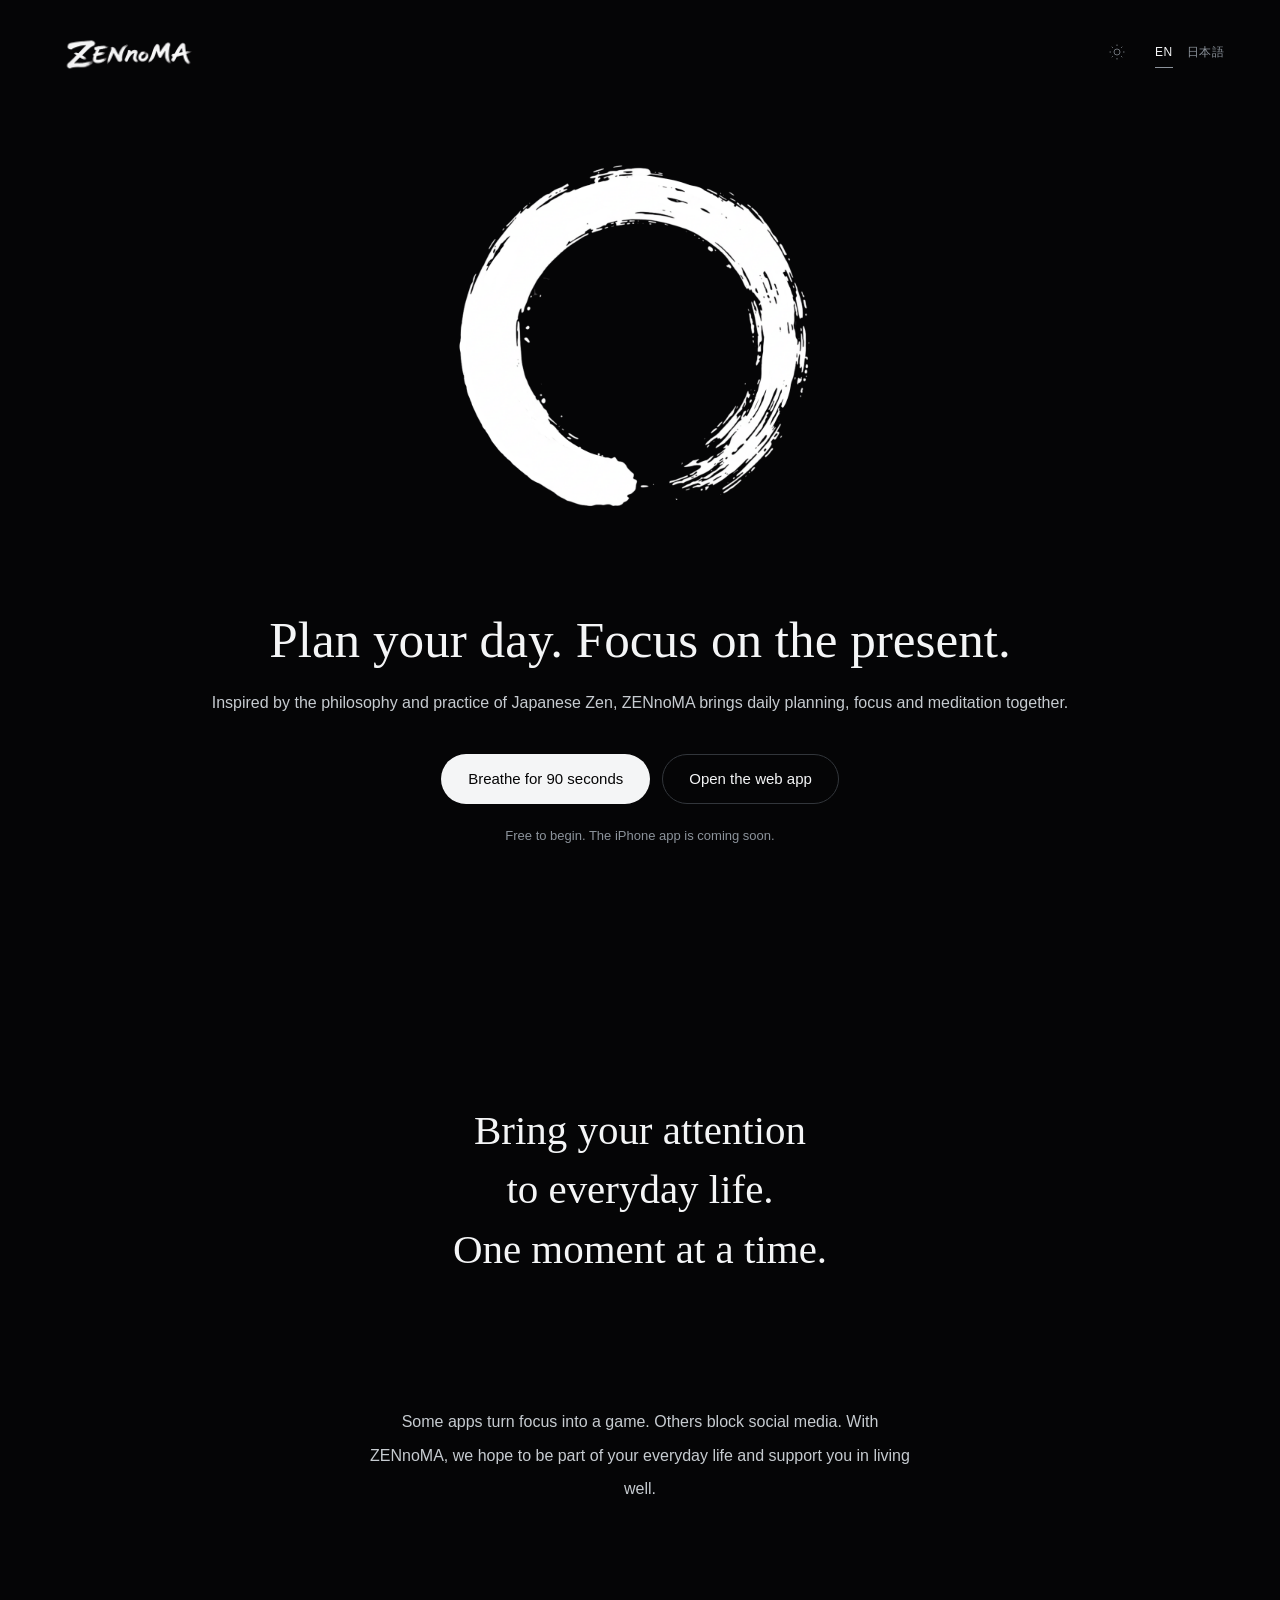
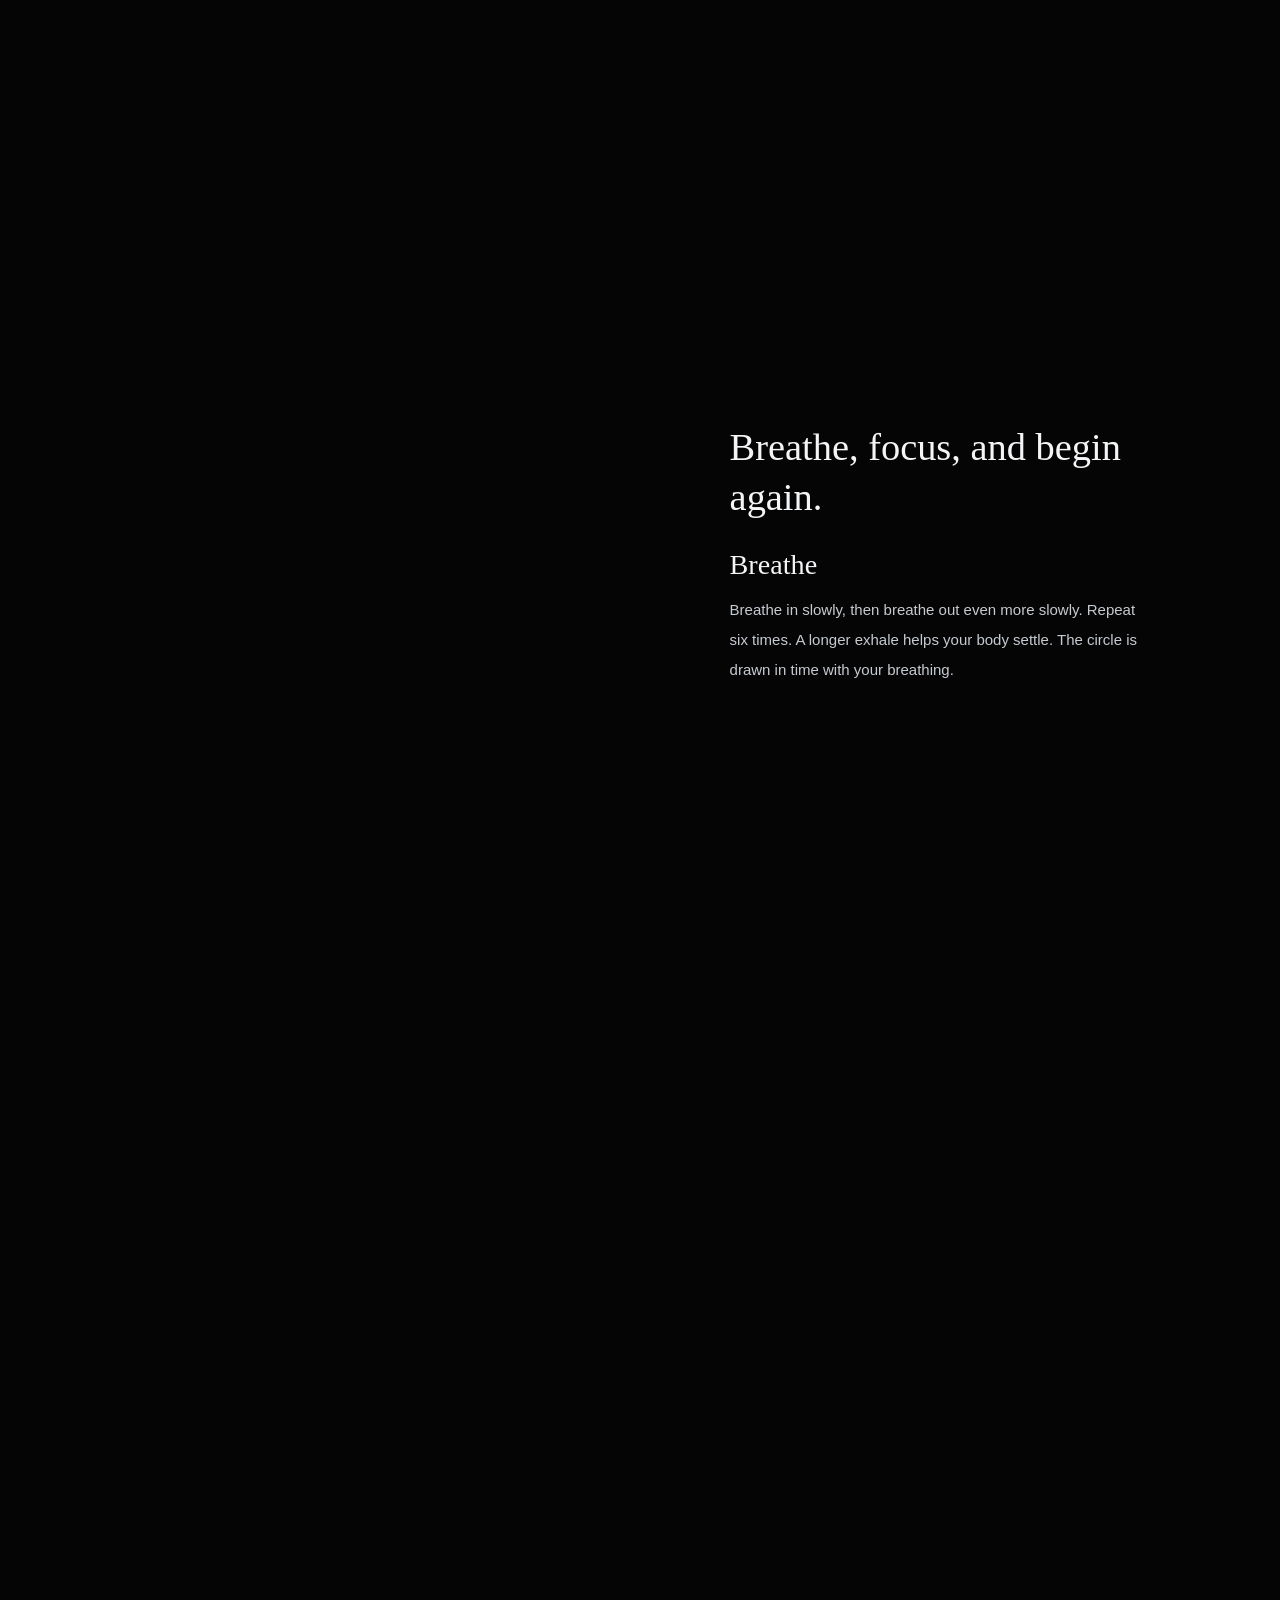
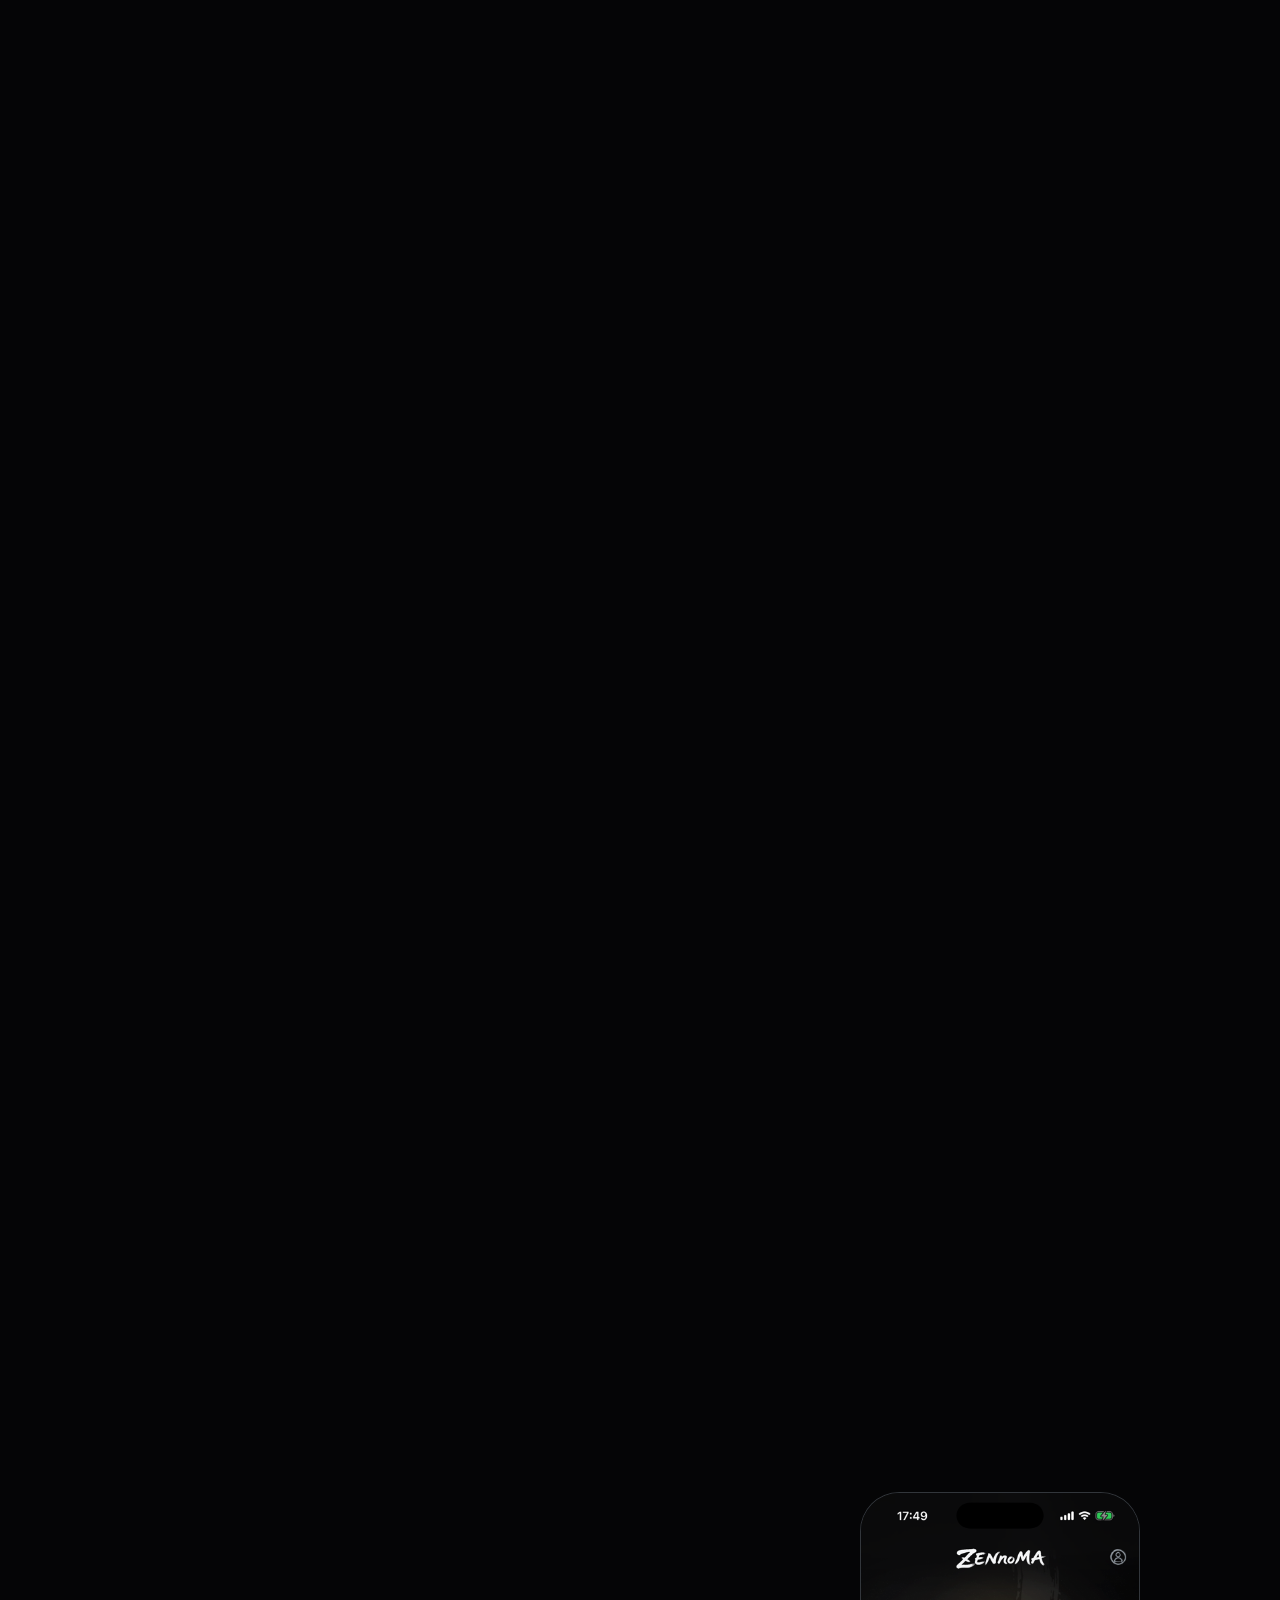
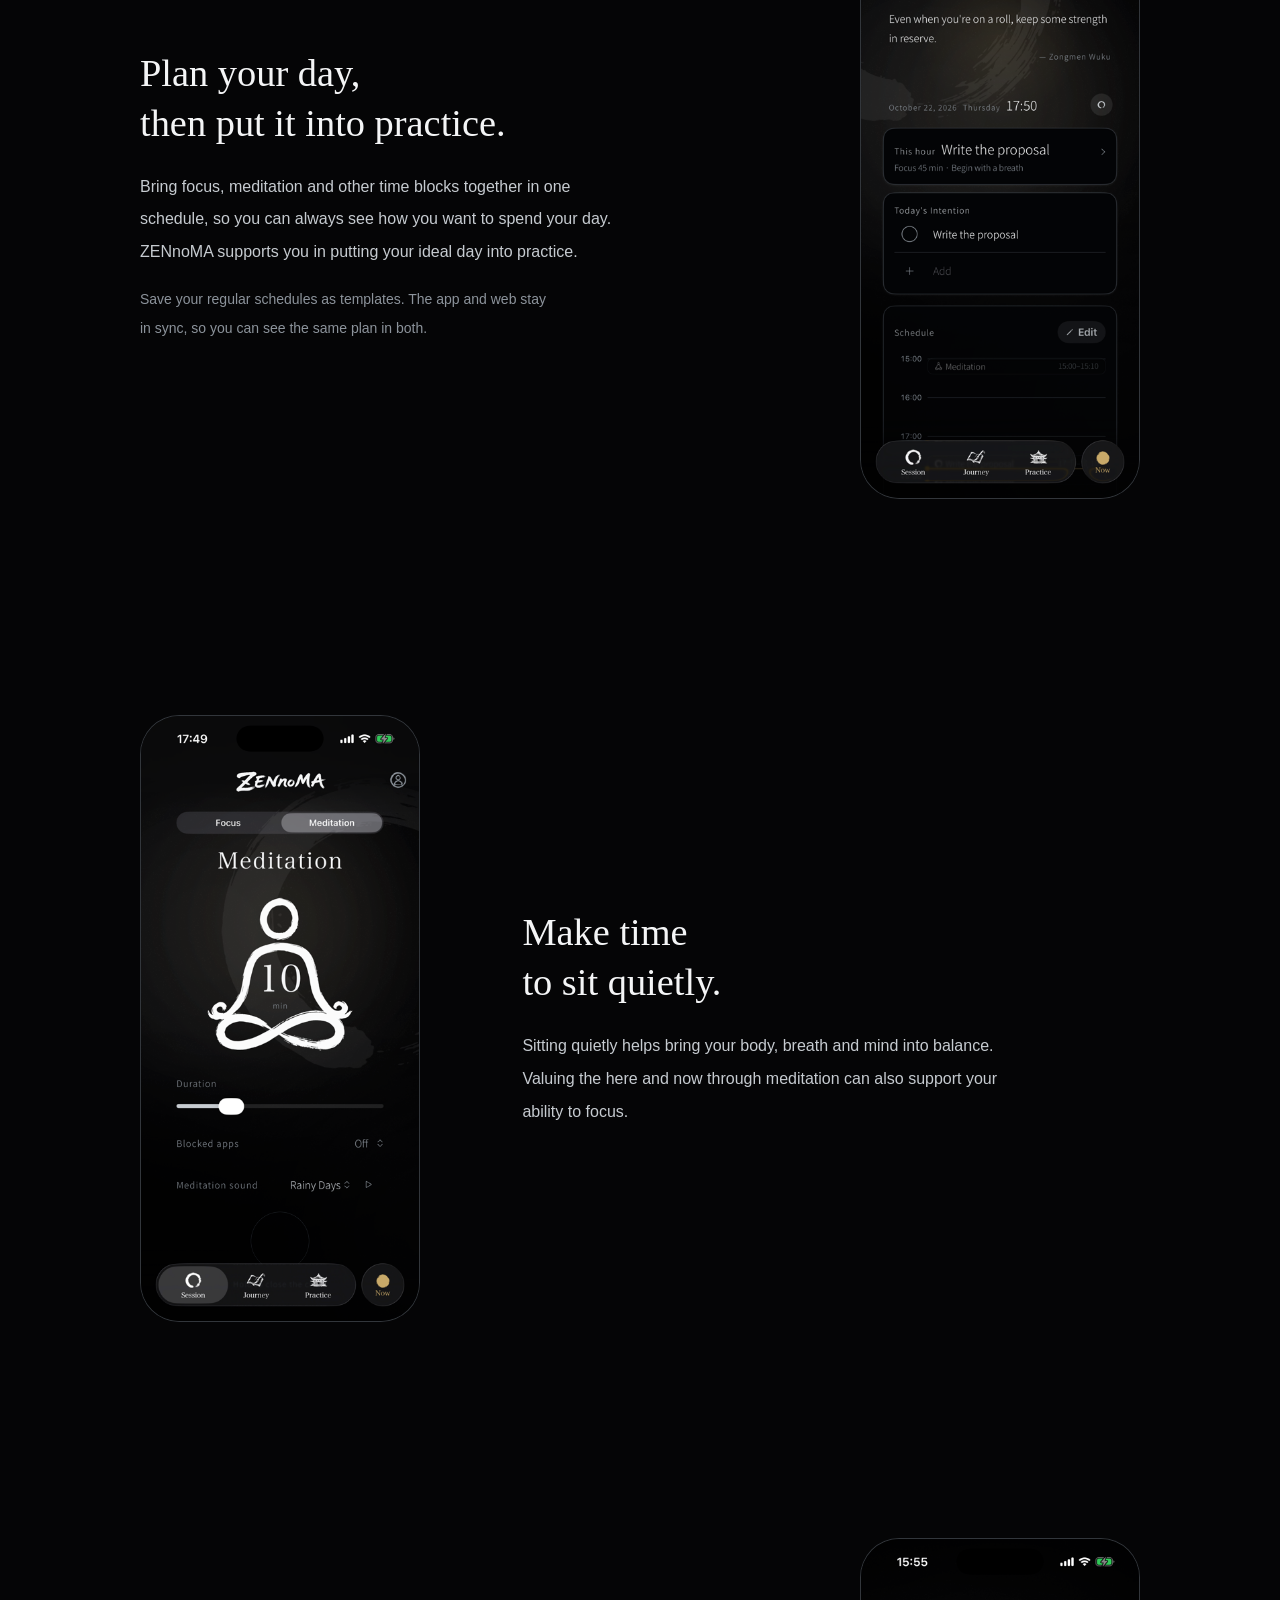
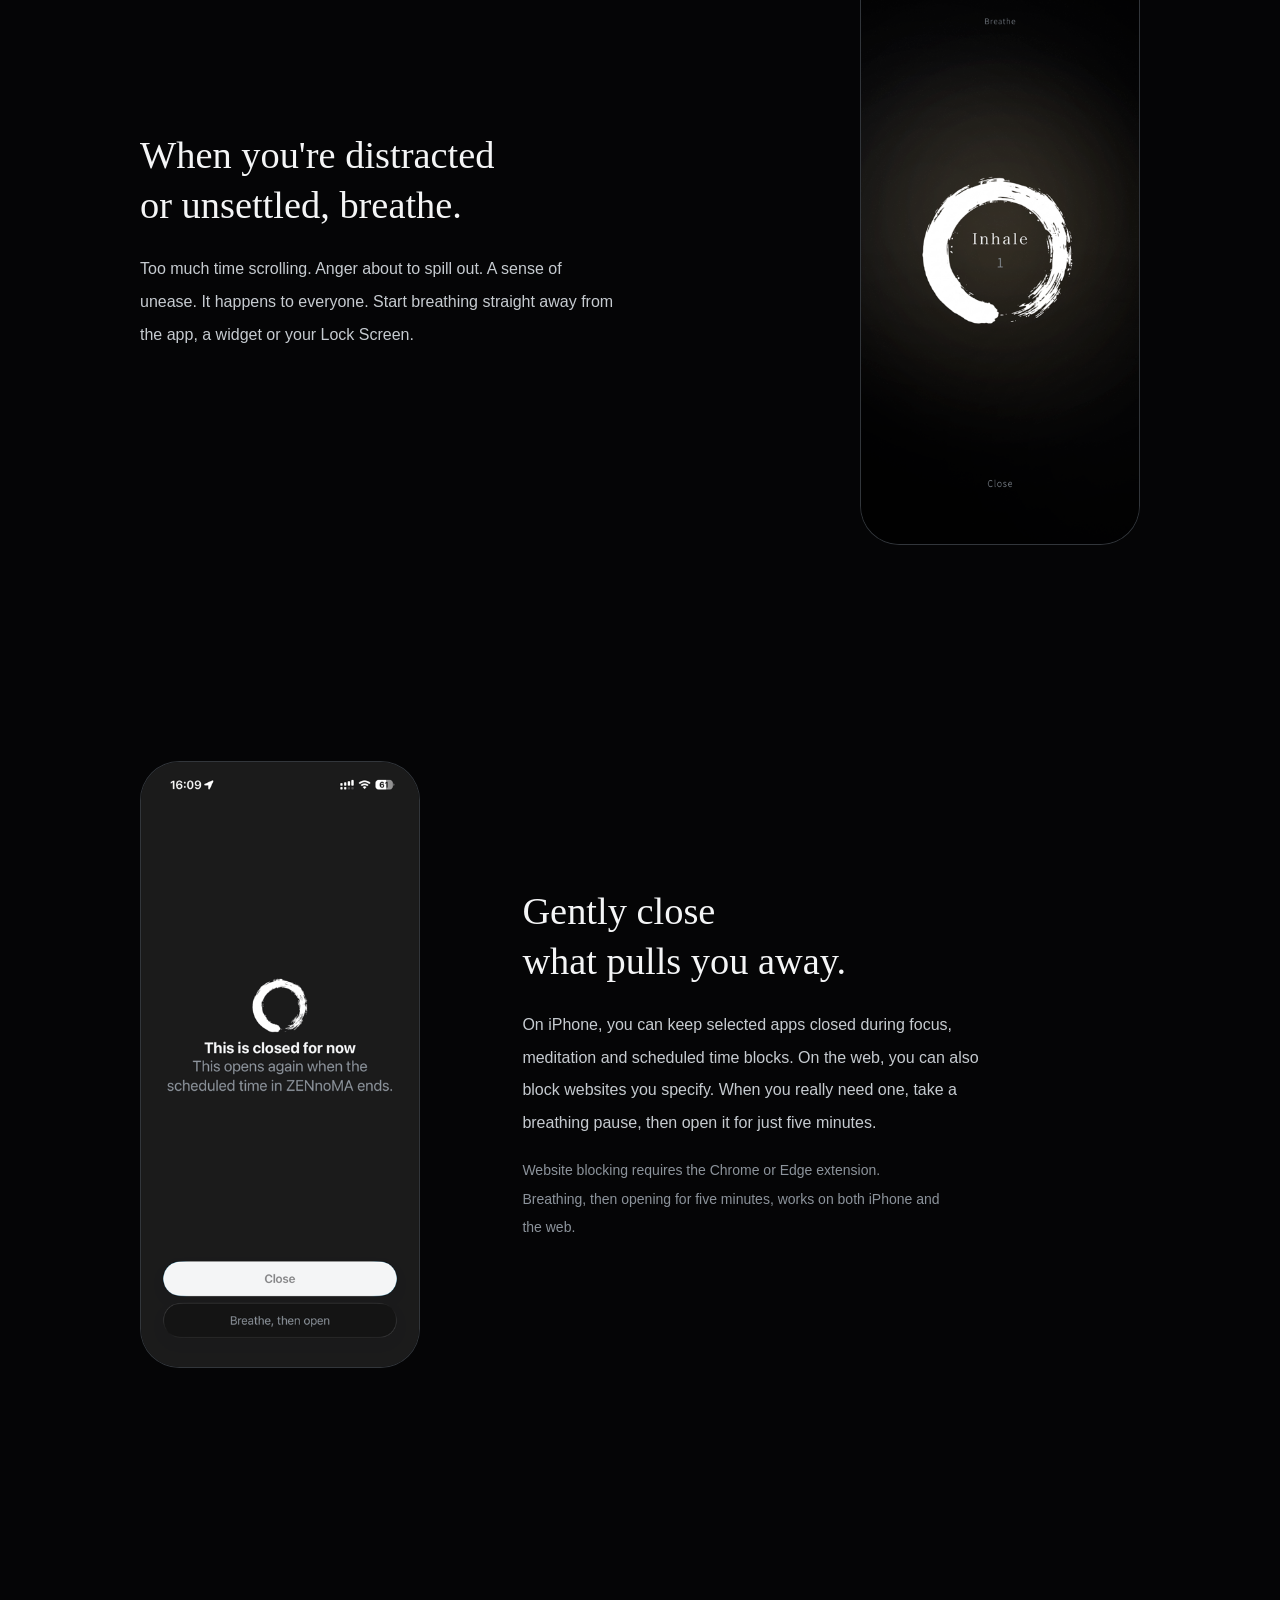
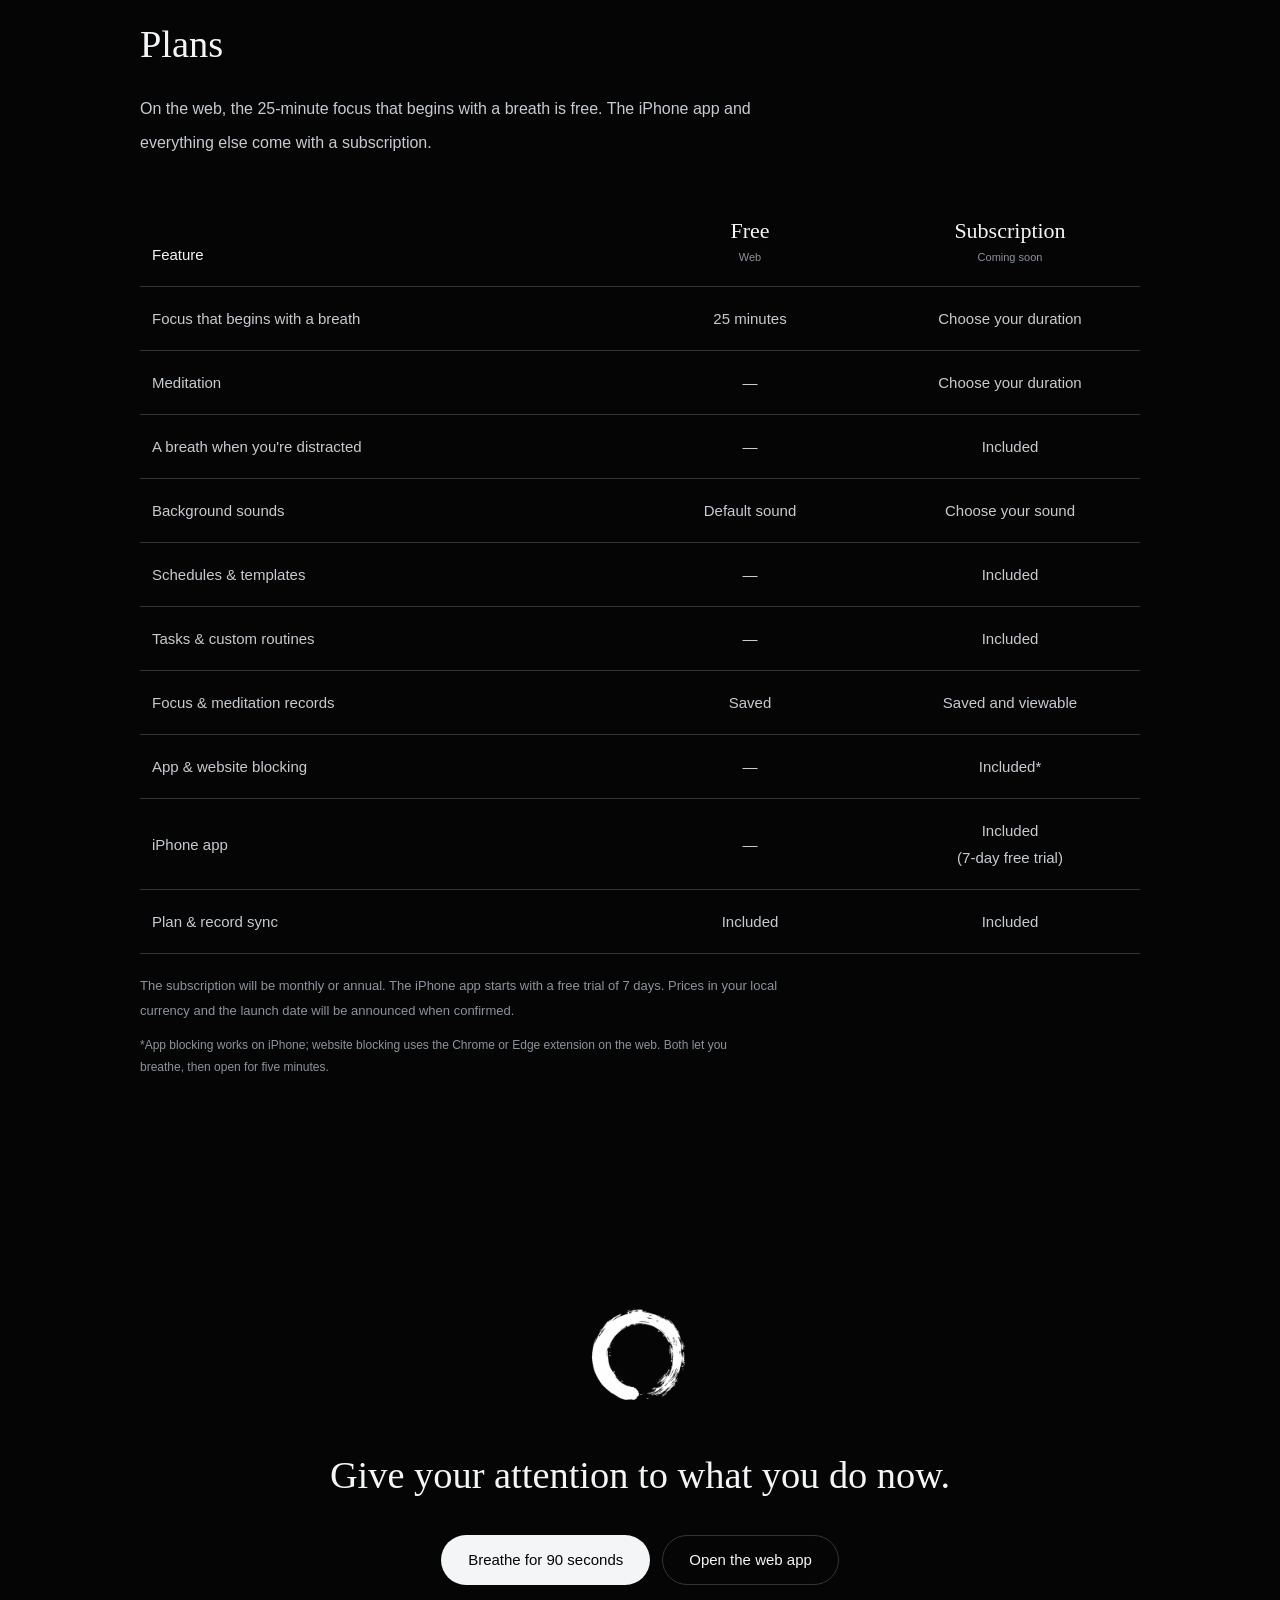
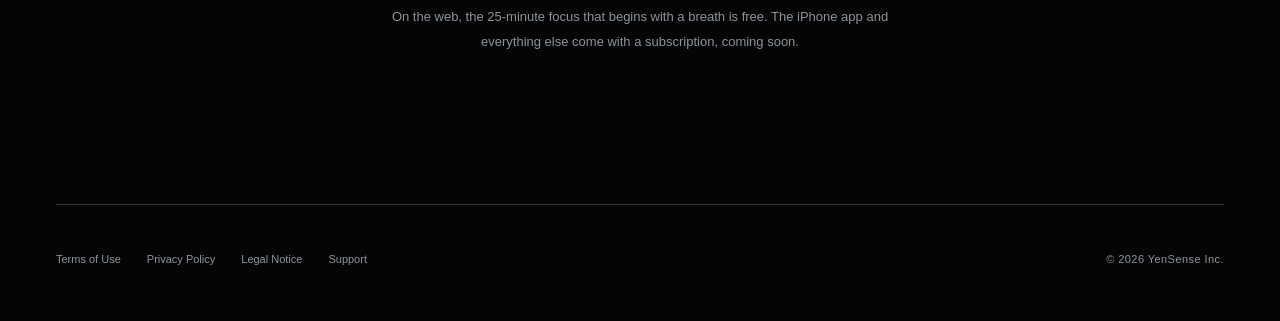
<file: index.html>
<!doctype html>
<html lang="en">
<head>
<meta charset="utf-8">
<meta name="viewport" content="width=device-width, initial-scale=1">
<title>ZENnoMA | Plan your day. Focus on the present.</title>
<meta name="description" content="Inspired by the philosophy and practice of Japanese Zen, ZENnoMA brings daily planning, focus and meditation together.">
<meta name="theme-color" content="#050506">
<meta property="og:title" content="ZENnoMA | Plan your day. Focus on the present.">
<meta property="og:description" content="Inspired by the philosophy and practice of Japanese Zen, ZENnoMA brings daily planning, focus and meditation together.">
<meta property="og:type" content="website">
<meta property="og:url" content="https://zennoma.com/">
<link rel="canonical" href="https://zennoma.com/">
<link rel="alternate" hreflang="en" href="https://zennoma.com/">
<link rel="alternate" hreflang="ja" href="https://zennoma.com/ja/">
<link rel="alternate" hreflang="x-default" href="https://zennoma.com/">
<link rel="icon" href="/assets/icon-192.png">
<link rel="apple-touch-icon" href="/assets/apple-touch-icon.png">
<script>document.documentElement.classList.add("js");try{if(localStorage.getItem("zennoma.site.theme")==="light")document.documentElement.dataset.theme="light"}catch(e){}</script>
<link rel="stylesheet" href="/site.css">
<link rel="stylesheet" href="/lp/lp.css">
<link rel="stylesheet" href="/lp/lp-sections.css">
<script src="/site.js" defer></script>
<script type="module" src="/lp/scenes.js"></script>
<script type="module" src="/lp/breath.js"></script>
</head>
<body class="landing">
<a class="skip-link" href="#main">Skip to content</a>
<header class="top">
  <a class="wordmark" href="/" aria-label="ZENnoMA"><img class="on-ink" src="/assets/brand-on-ink.png" alt="" width="144" height="48"><img class="on-paper" src="/assets/brand-on-paper.png" alt="" width="144" height="48"></a>
  <div class="top-actions">
    <button class="theme-toggle" type="button" data-theme-toggle aria-label="Use the light theme" hidden><svg class="sun" viewBox="0 0 24 24" fill="none" stroke="currentColor" stroke-width="1" aria-hidden="true"><circle cx="12" cy="12" r="4"/><path d="M12 2v2m0 16v2M2 12h2m16 0h2M5 5l1.5 1.5m11 11L19 19M5 19l1.5-1.5m11-11L19 5"/></svg><svg class="moon" viewBox="0 0 24 24" fill="none" stroke="currentColor" stroke-width="1" aria-hidden="true"><path d="M20 15.5A8.5 8.5 0 0 1 8.5 4 8.5 8.5 0 1 0 20 15.5Z"/></svg></button>
    <nav class="lang" aria-label="Language"><span aria-current="page">EN</span><a href="/ja/" hreflang="ja" lang="ja">日本語</a></nav>
  </div>
</header>

<main id="main">
  <section class="hero" aria-labelledby="hero-title">
    <div class="hero-enso" aria-hidden="true">
      <canvas data-hero-enso></canvas>
      <img class="hero-still on-ink" src="/assets/enso-on-ink.png" alt="" width="1200" height="1200"><img class="hero-still on-paper" src="/assets/enso-on-paper.png" alt="" width="1200" height="1200">
    </div>
    <h1 id="hero-title">Plan your day. Focus on the present.</h1>
    <p class="hero-lead">Inspired by the philosophy and practice of Japanese Zen, ZENnoMA brings daily planning, focus and meditation together.</p>
    <div class="actions">
      <button class="button primary" type="button" data-breath-open>Breathe for 90 seconds</button>
      <a class="button quiet" href="https://app.zennoma.com/?lang=en">Open the web app</a>
    </div>
    <p class="small">Free to begin. The iPhone app is coming soon.</p>
  </section>

  <section class="why" aria-labelledby="why-title">
    <h2 id="why-title" class="visually-hidden">Why ZENnoMA</h2>
    <p class="manifesto"><span class="reveal">Bring your attention</span><span class="reveal">to everyday life.</span><span class="reveal">One moment at a time.</span></p>
    <p class="why-body reveal">Some apps turn focus into a game. Others block social media. With ZENnoMA, we hope to be part of your everyday life and support you in living well.</p>
  </section>

  <section class="loop" data-loop aria-labelledby="loop-title">
    <div class="loop-sticky">
      <div class="loop-stage" aria-hidden="true">
        <canvas data-loop-enso></canvas>
        <div class="loop-ring" data-loop-ring>
          <svg viewBox="0 0 200 200"><circle class="ring-track" cx="100" cy="100" r="84"/><circle class="ring-mark" cx="192" cy="100" r="1.2"/><circle class="ring-mark" cx="100" cy="192" r="1.2"/><circle class="ring-mark" cx="8" cy="100" r="1.2"/><circle class="ring-arc" cx="100" cy="100" r="84" pathLength="1" transform="rotate(-90 100 100)"/><circle class="ring-head" cx="100" cy="16" r="3"/></svg>
          <p class="loop-minutes">25<small>min</small></p>
        </div>
      </div>
      <div class="loop-text">
        <h2 id="loop-title" class="section-title">Breathe, focus, and begin again.</h2>
        <ol class="loop-steps">
          <li class="loop-step is-active" data-loop-step><h3>Breathe</h3><p>Breathe in slowly, then breathe out even more slowly. Repeat six times. A longer exhale helps your body settle. The circle is drawn in time with your breathing.</p></li>
          <li class="loop-step" data-loop-step><h3>Focus</h3><p>Give one chosen task a set amount of focused time. Instead of counting down, the timer counts up, reflecting the value of building your progress little by little.</p></li>
          <li class="loop-step" data-loop-step><h3>Repeat</h3><p>When you finish, take a pause, then begin again with breathing. The results of your focused effort quietly build on one another.</p></li>
        </ol>
      </div>
    </div>
  </section>

  <section class="feature" aria-labelledby="day-title">
    <div class="feature-text reveal">
      <h2 id="day-title" class="section-title">Plan your day,<br>then put it into practice.</h2>
      <p>Bring focus, meditation and other time blocks together in one schedule, so you can always see how you want to spend your day. ZENnoMA supports you in putting your ideal day into practice.</p>
      <p class="small">Save your regular schedules as templates. The app and web stay in sync, so you can see the same plan in both.</p>
    </div>
    <figure class="shot reveal"><div class="shot-frame" data-shot="Now"><img src="/assets/shots/en/now.png" alt="The Now screen, with This hour and today's schedule" width="1179" height="2556" loading="lazy" onerror="this.hidden=true"></div></figure>
  </section>

  <section class="feature" aria-labelledby="sit-title">
    <div class="feature-text reveal">
      <h2 id="sit-title" class="section-title">Make time<br>to sit quietly.</h2>
      <p>Sitting quietly helps bring your body, breath and mind into balance. Valuing the here and now through meditation can also support your ability to focus.</p>
    </div>
    <figure class="shot reveal"><div class="shot-frame" data-shot="Meditation"><img src="/assets/shots/en/meditation.png" alt="The meditation screen" width="1179" height="2556" loading="lazy" onerror="this.hidden=true"></div></figure>
  </section>

  <section class="feature" aria-labelledby="drift-title">
    <div class="feature-text reveal">
      <h2 id="drift-title" class="section-title">When you're distracted<br>or unsettled, breathe.</h2>
      <p>Too much time scrolling. Anger about to spill out. A sense of unease. It happens to everyone. Start breathing straight away from the app, a widget or your Lock Screen.</p>
    </div>
    <figure class="shot reveal"><div class="shot-frame" data-shot="Breathe"><img src="/assets/shots/en/breath.png" alt="The breathing screen" width="1179" height="2556" loading="lazy" onerror="this.hidden=true"></div></figure>
  </section>

  <section class="feature" aria-labelledby="shield-title">
    <div class="feature-text reveal">
      <h2 id="shield-title" class="section-title">Gently close<br>what pulls you away.</h2>
      <p>On iPhone, you can keep selected apps closed during focus, meditation and scheduled time blocks. On the web, you can also block websites you specify. When you really need one, take a breathing pause, then open it for just five minutes.</p>
      <p class="small">Website blocking requires the Chrome or Edge extension. Breathing, then opening for five minutes, works on both iPhone and the web.</p>
    </div>
    <figure class="shot reveal"><div class="shot-frame" data-shot="Closed app"><img src="/assets/shots/en/shield.png" alt="The screen shown when you open a closed app" width="1179" height="2556" loading="lazy" onerror="this.hidden=true"></div></figure>
  </section>

  <section class="plans reveal" aria-labelledby="plans-title">
    <h2 id="plans-title" class="section-title">Plans</h2>
    <p class="plans-intro">On the web, the 25-minute focus that begins with a breath is free. The iPhone app and everything else come with a subscription.</p>
    <table class="plan-table">
      <caption class="visually-hidden">Free and subscription feature comparison</caption>
      <thead><tr><th scope="col">Feature</th><th scope="col">Free<small>Web</small></th><th scope="col">Subscription<small>Coming soon</small></th></tr></thead>
      <tbody>
        <tr><th scope="row">Focus that begins with a breath</th><td>25 minutes</td><td>Choose your duration</td></tr>
        <tr><th scope="row">Meditation</th><td>—</td><td>Choose your duration</td></tr>
        <tr><th scope="row">A breath when you're distracted</th><td>—</td><td>Included</td></tr>
        <tr><th scope="row">Background sounds</th><td>Default sound</td><td>Choose your sound</td></tr>
        <tr><th scope="row">Schedules & templates</th><td>—</td><td>Included</td></tr>
        <tr><th scope="row">Tasks & custom routines</th><td>—</td><td>Included</td></tr>
        <tr><th scope="row">Focus & meditation records</th><td>Saved</td><td>Saved and viewable</td></tr>
        <tr><th scope="row">App & website blocking</th><td>—</td><td>Included*</td></tr>
        <tr><th scope="row">iPhone app</th><td>—</td><td>Included<br>(7-day free trial)</td></tr>
        <tr><th scope="row">Plan & record sync</th><td>Included</td><td>Included</td></tr>
      </tbody>
    </table>
    <p class="small">The subscription will be monthly or annual. The iPhone app starts with a free trial of 7 days. Prices in your local currency and the launch date will be announced when confirmed.</p>
    <p class="small plans-platforms">*App blocking works on iPhone; website blocking uses the Chrome or Edge extension on the web. Both let you breathe, then open for five minutes.</p>
  </section>

  <section class="closing" aria-labelledby="closing-title">
    <span class="closing-enso" aria-hidden="true"><img class="on-ink" src="/assets/enso-on-ink.png" alt="" width="160" height="160" loading="lazy"><img class="on-paper" src="/assets/enso-on-paper.png" alt="" width="160" height="160" loading="lazy"></span>
    <h2 id="closing-title" class="section-title">Give your attention to what you do now.</h2>
    <div class="actions"><button class="button primary" type="button" data-breath-open>Breathe for 90 seconds</button><a class="button quiet" href="https://app.zennoma.com/?lang=en">Open the web app</a></div>
    <p class="small">On the web, the 25-minute focus that begins with a breath is free. The iPhone app and everything else come with a subscription, coming soon.</p>
  </section>
</main>

<div class="breath" data-breath data-inhale="Inhale" data-exhale="Exhale" role="dialog" aria-modal="true" aria-label="90 seconds of breathing" hidden>
  <button class="breath-close" type="button" data-breath-close aria-label="Close"><svg viewBox="0 0 24 24" fill="none" stroke="currentColor" stroke-width="1.2" aria-hidden="true"><path d="M6 6l12 12M18 6 6 18"/></svg></button>
  <div class="breath-stage"><div class="breath-ripple"></div><div class="breath-ripple"></div><canvas data-breath-enso></canvas><div class="breath-center"><p class="breath-phase" data-breath-phase aria-live="polite"></p><p class="breath-count" data-breath-count></p></div></div>
  <div class="breath-done" data-breath-done hidden><h2>You're settled.</h2><p>Begin while it's still with you.</p><div class="actions"><a class="button primary" href="https://app.zennoma.com/?lang=en">Start focusing on the web</a><button class="button quiet" type="button" data-breath-again>Breathe again</button></div></div>
</div>

<footer class="foot"><nav aria-label="Information"><a href="/terms">Terms of Use</a><a href="/privacy">Privacy Policy</a><a href="/legal">Legal Notice</a><a href="/support">Support</a></nav><p>© 2026 YenSense Inc.</p></footer>
</body>
</html>
</file>
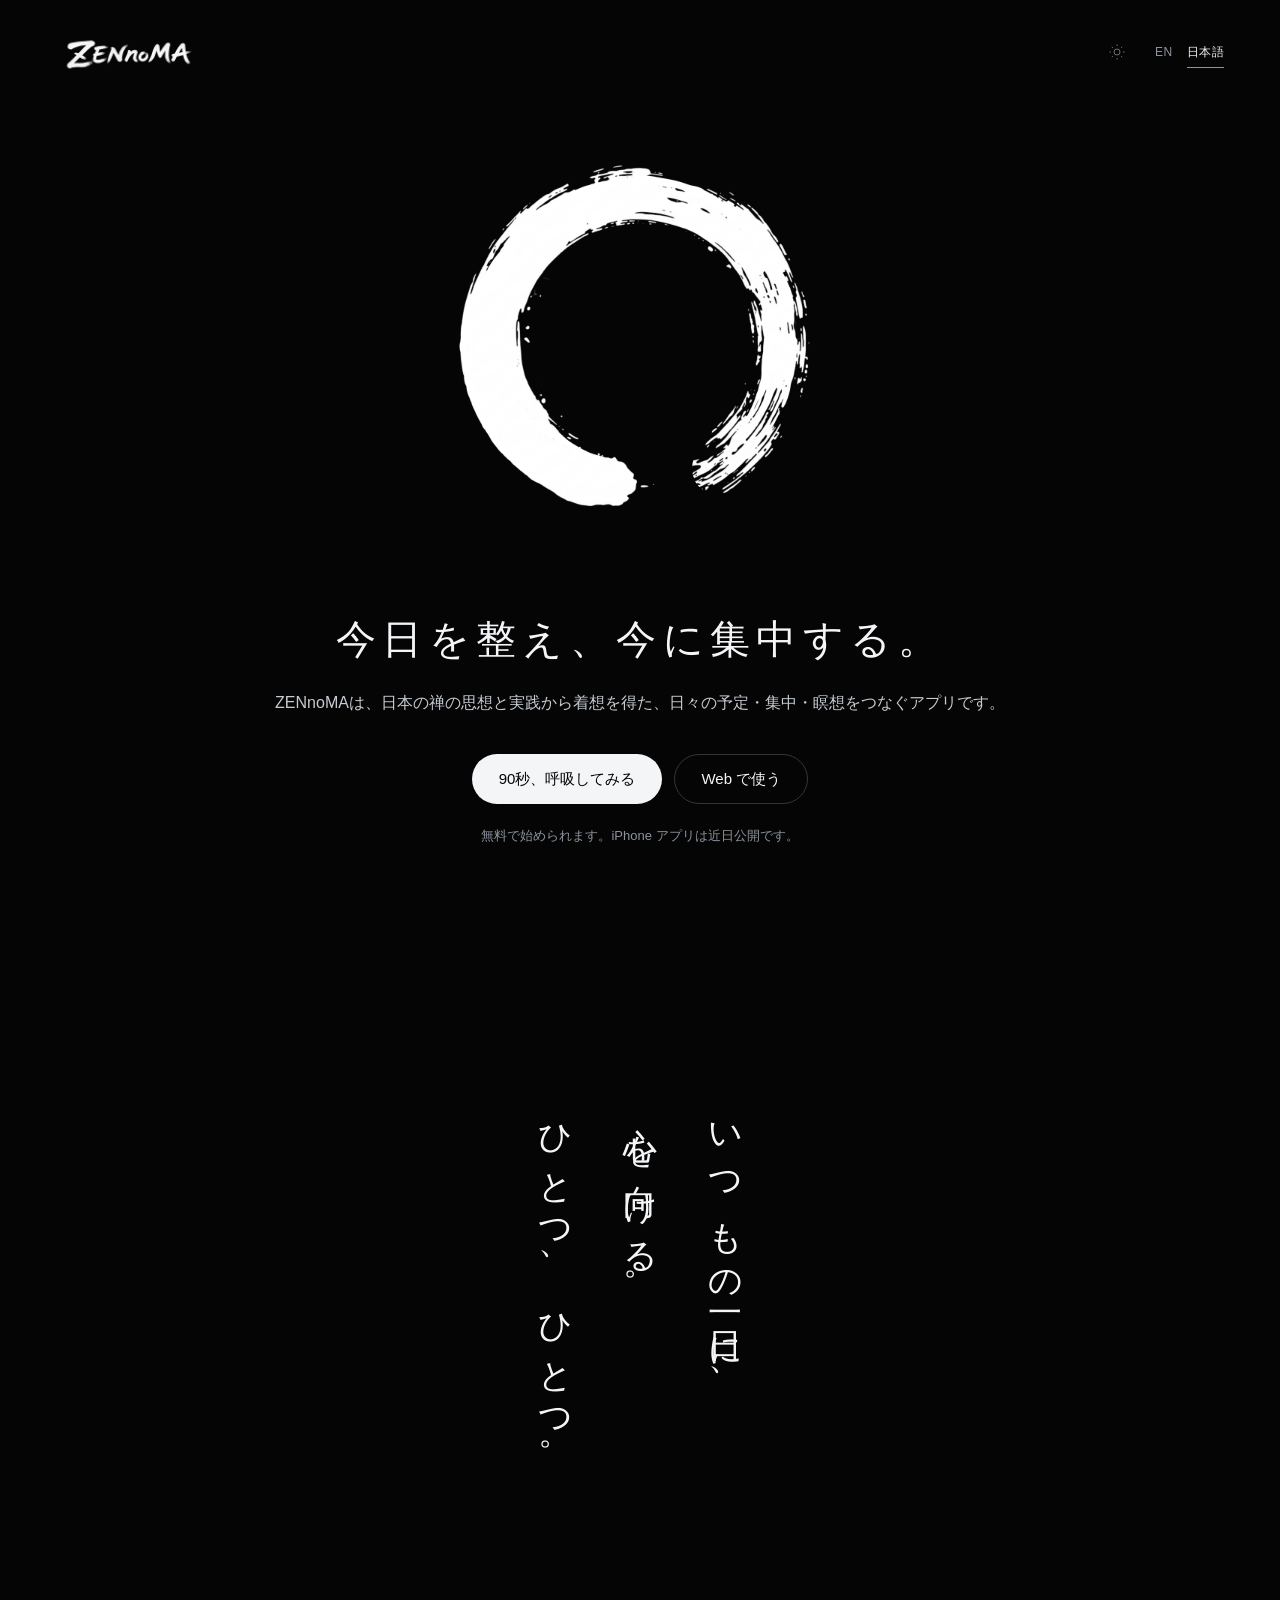
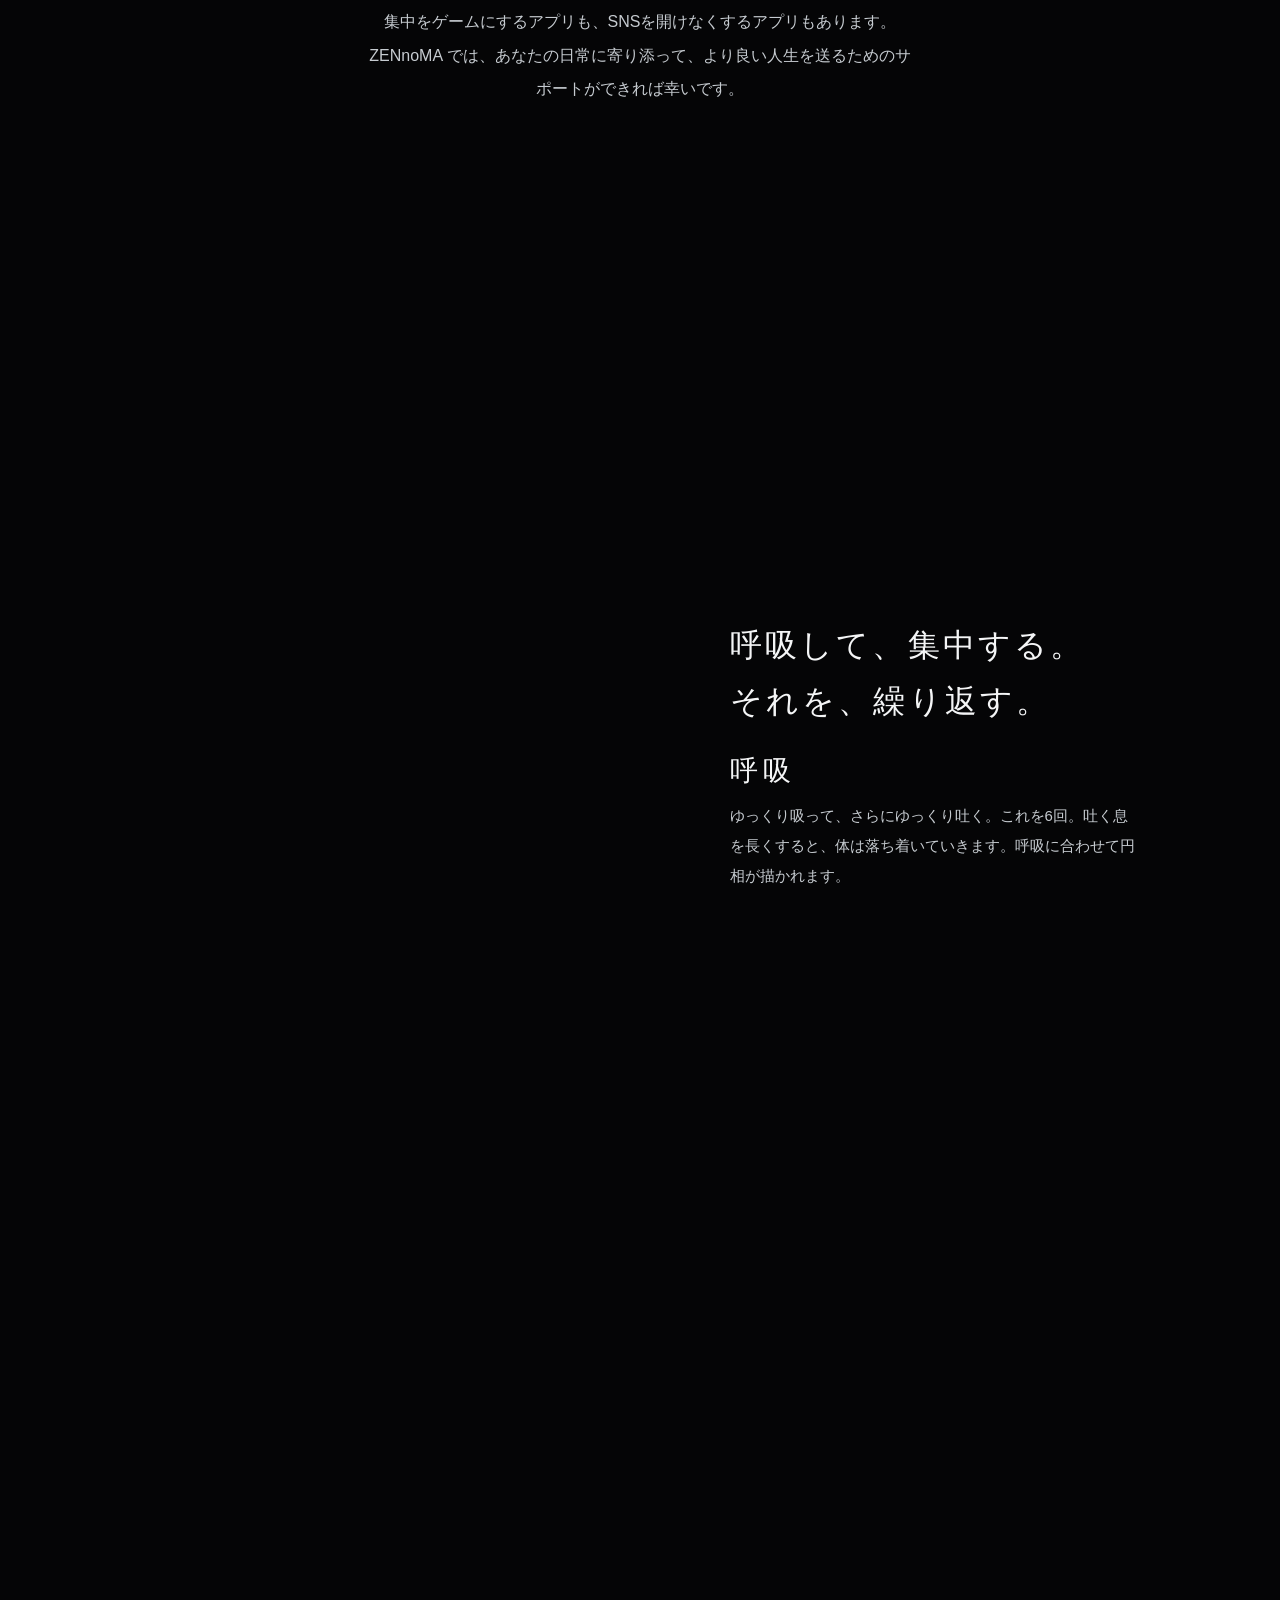
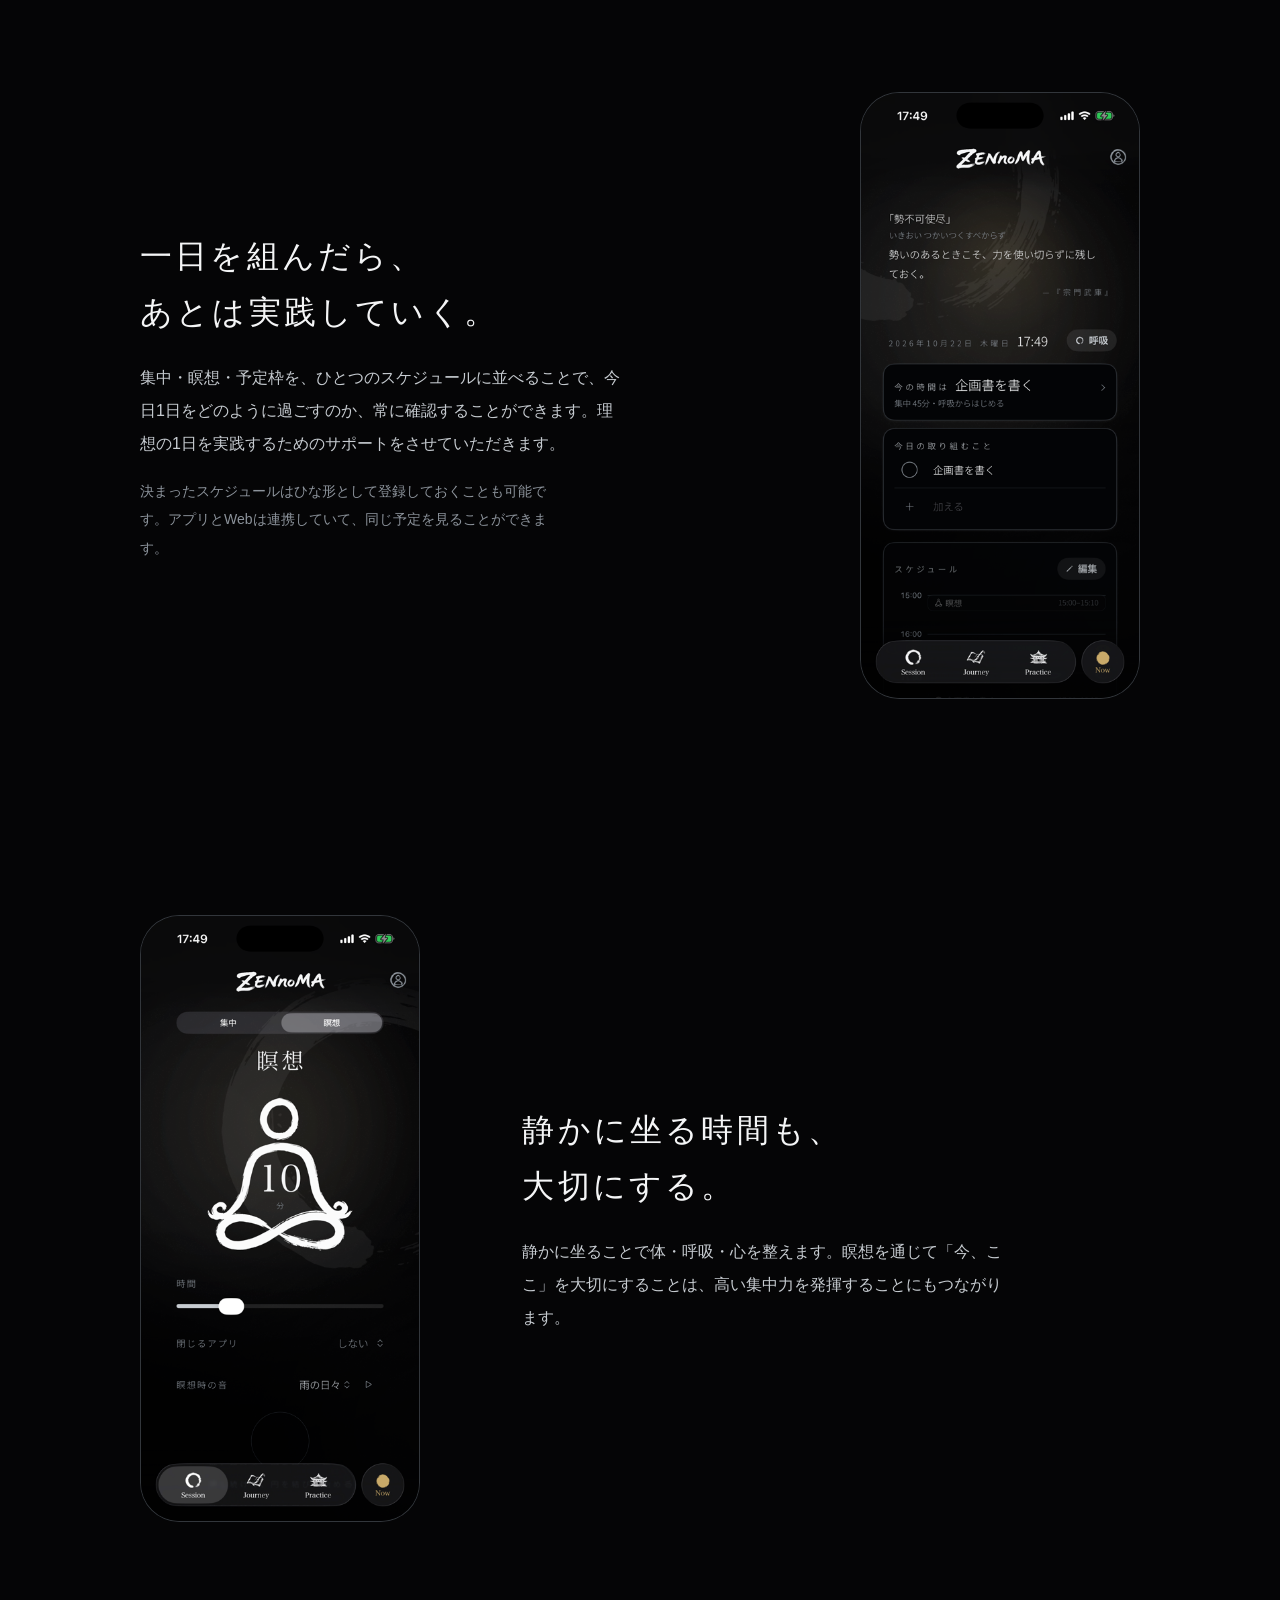
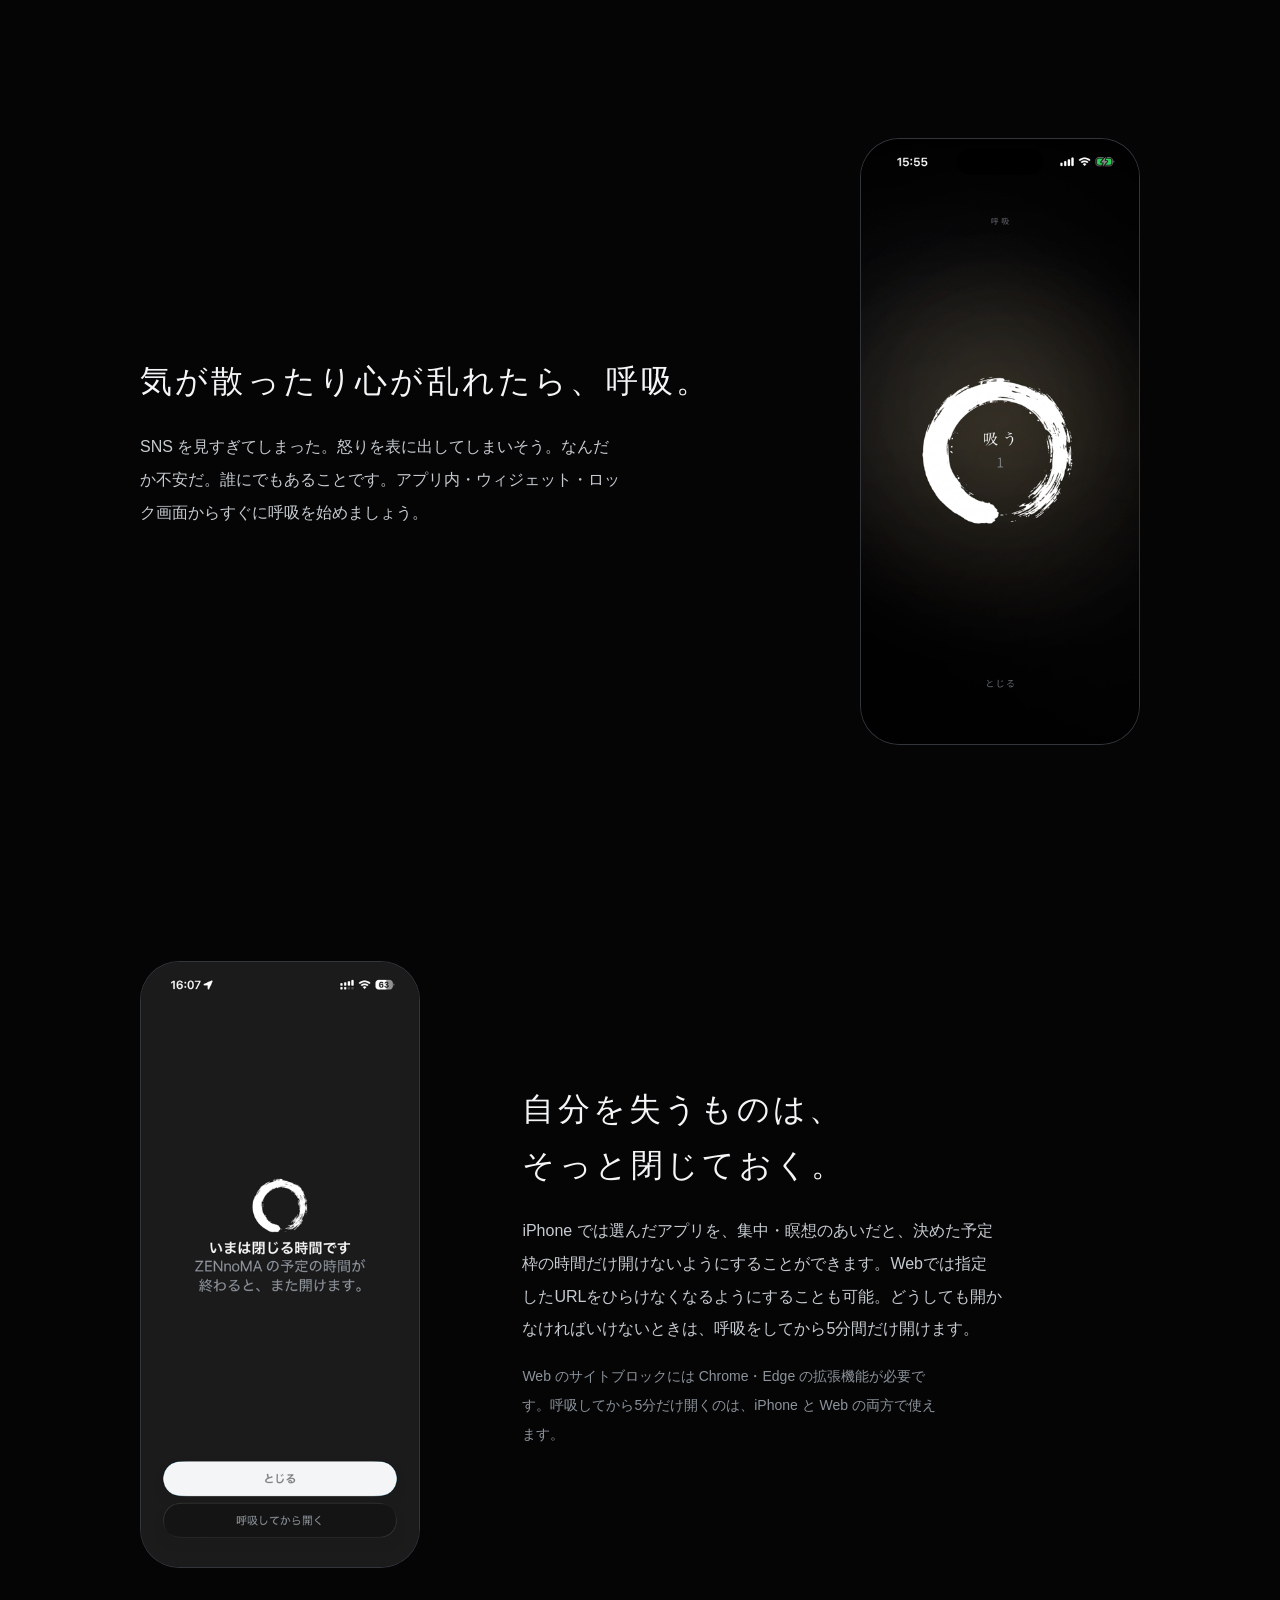
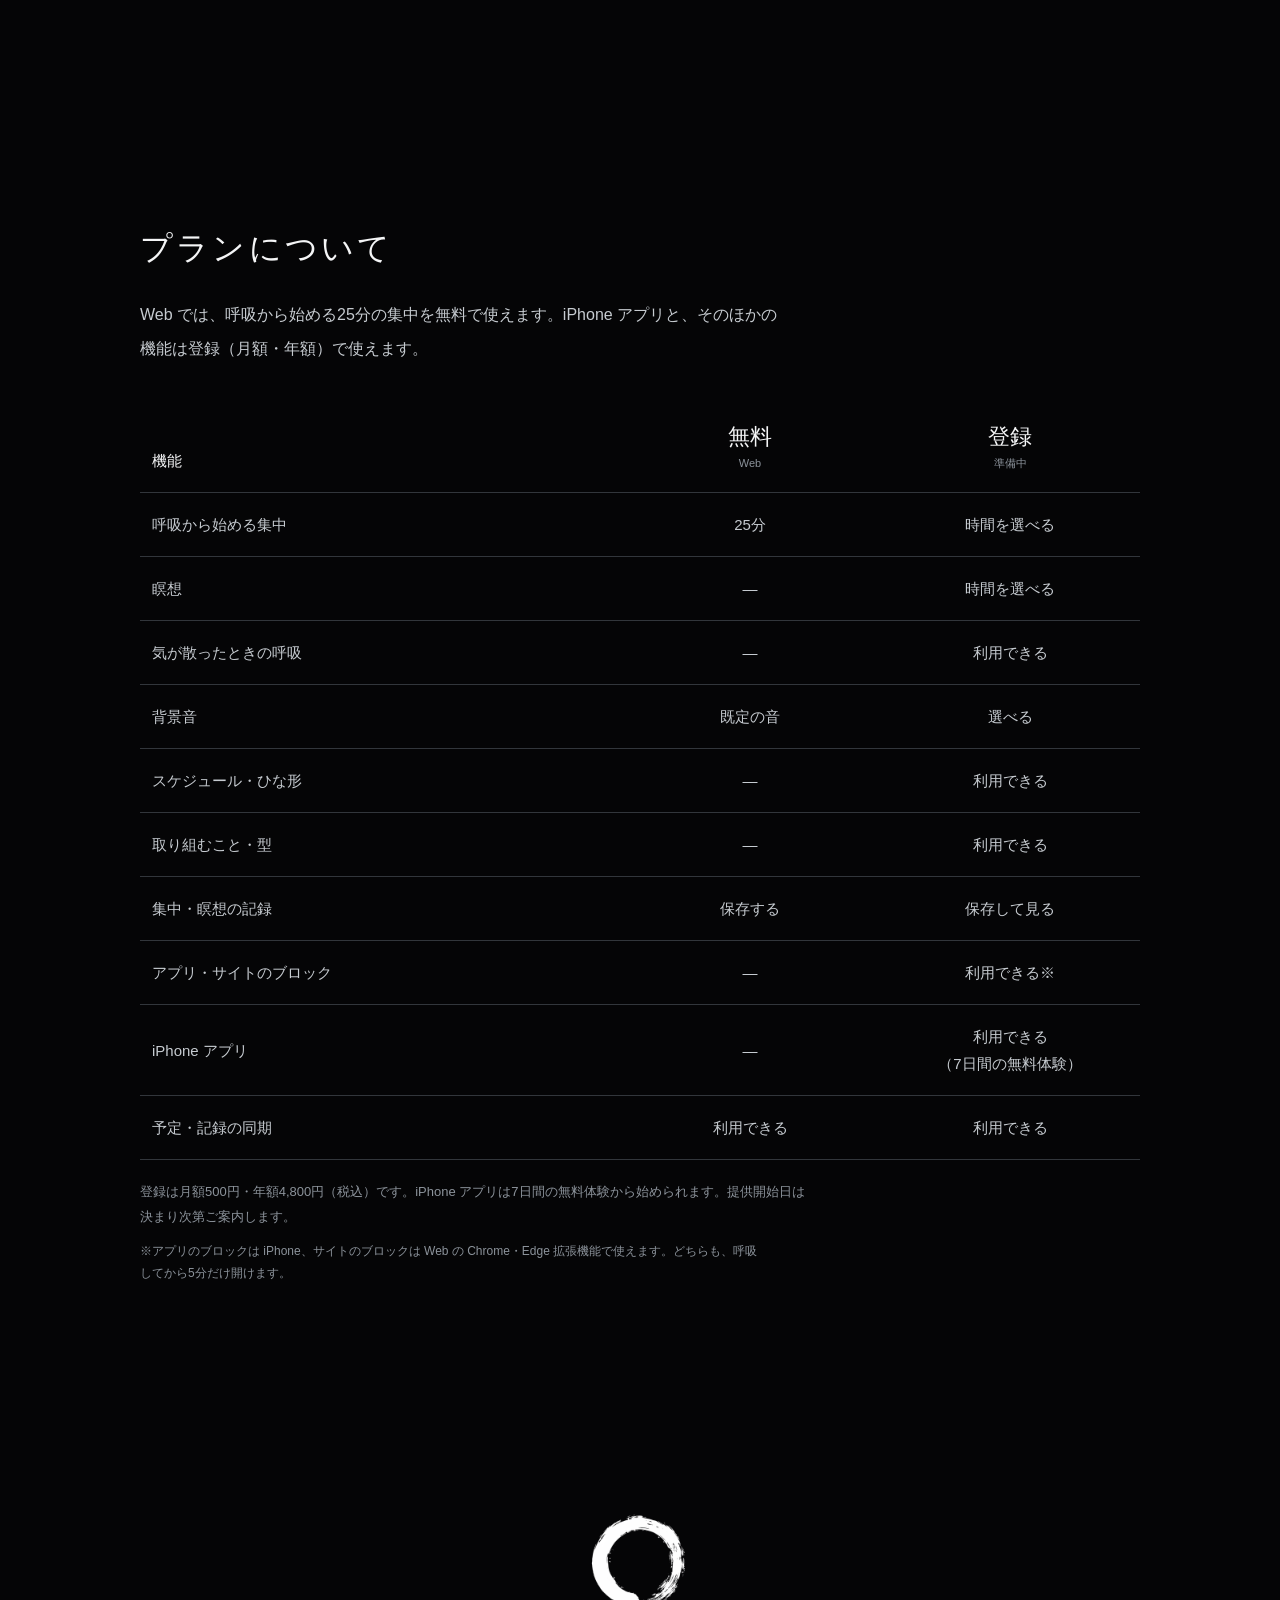
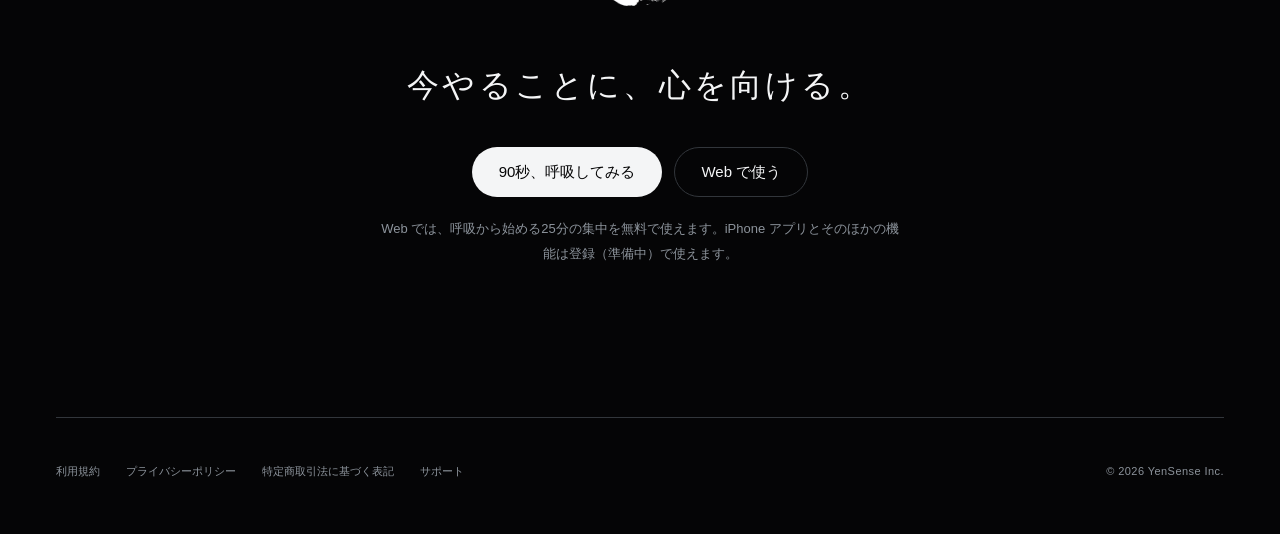
<file: ja/index.html>
<!doctype html>
<html lang="ja">
<head>
<meta charset="utf-8">
<meta name="viewport" content="width=device-width, initial-scale=1">
<title>ZENnoMA | 今日を整え、今に集中する。</title>
<meta name="description" content="ZENnoMAは、日本の禅の思想と実践から着想を得た、日々の予定・集中・瞑想をつなぐアプリです。">
<meta name="theme-color" content="#050506">
<meta property="og:title" content="ZENnoMA | 今日を整え、今に集中する。">
<meta property="og:description" content="ZENnoMAは、日本の禅の思想と実践から着想を得た、日々の予定・集中・瞑想をつなぐアプリです。">
<meta property="og:type" content="website">
<meta property="og:url" content="https://zennoma.com/ja/">
<link rel="canonical" href="https://zennoma.com/ja/">
<link rel="alternate" hreflang="en" href="https://zennoma.com/">
<link rel="alternate" hreflang="ja" href="https://zennoma.com/ja/">
<link rel="alternate" hreflang="x-default" href="https://zennoma.com/">
<link rel="icon" href="/assets/icon-192.png">
<link rel="apple-touch-icon" href="/assets/apple-touch-icon.png">
<script>document.documentElement.classList.add("js");try{if(localStorage.getItem("zennoma.site.theme")==="light")document.documentElement.dataset.theme="light"}catch(e){}</script>
<link rel="stylesheet" href="/site.css">
<link rel="stylesheet" href="/lp/lp.css">
<link rel="stylesheet" href="/lp/lp-sections.css">
<script src="/site.js" defer></script>
<script type="module" src="/lp/scenes.js"></script>
<script type="module" src="/lp/breath.js"></script>
</head>
<body class="landing">
<a class="skip-link" href="#main">本文へ</a>
<header class="top">
  <a class="wordmark" href="/ja/" aria-label="ZENnoMA"><img class="on-ink" src="/assets/brand-on-ink.png" alt="" width="144" height="48"><img class="on-paper" src="/assets/brand-on-paper.png" alt="" width="144" height="48"></a>
  <div class="top-actions">
    <button class="theme-toggle" type="button" data-theme-toggle aria-label="白の外観にする" hidden><svg class="sun" viewBox="0 0 24 24" fill="none" stroke="currentColor" stroke-width="1" aria-hidden="true"><circle cx="12" cy="12" r="4"/><path d="M12 2v2m0 16v2M2 12h2m16 0h2M5 5l1.5 1.5m11 11L19 19M5 19l1.5-1.5m11-11L19 5"/></svg><svg class="moon" viewBox="0 0 24 24" fill="none" stroke="currentColor" stroke-width="1" aria-hidden="true"><path d="M20 15.5A8.5 8.5 0 0 1 8.5 4 8.5 8.5 0 1 0 20 15.5Z"/></svg></button>
    <nav class="lang" aria-label="言語"><a href="/" hreflang="en" lang="en">EN</a><span aria-current="page">日本語</span></nav>
  </div>
</header>

<main id="main">
  <section class="hero" aria-labelledby="hero-title">
    <div class="hero-enso" aria-hidden="true">
      <canvas data-hero-enso></canvas>
      <img class="hero-still on-ink" src="/assets/enso-on-ink.png" alt="" width="1200" height="1200"><img class="hero-still on-paper" src="/assets/enso-on-paper.png" alt="" width="1200" height="1200">
    </div>
    <h1 id="hero-title">今日を整え、今に集中する。</h1>
    <p class="hero-lead">ZENnoMAは、日本の禅の思想と実践から着想を得た、日々の予定・集中・瞑想をつなぐアプリです。</p>
    <div class="actions">
      <button class="button primary" type="button" data-breath-open>90秒、呼吸してみる</button>
      <a class="button quiet" href="https://app.zennoma.com/?lang=ja">Web で使う</a>
    </div>
    <p class="small">無料で始められます。iPhone アプリは近日公開です。</p>
  </section>

  <section class="why" aria-labelledby="why-title">
    <h2 id="why-title" class="visually-hidden">ZENnoMA の考え方</h2>
    <p class="manifesto"><span class="reveal">いつもの一日に、</span><span class="reveal">心を向ける。</span><span class="reveal">ひとつ、ひとつ。</span></p>
    <p class="why-body reveal">集中をゲームにするアプリも、SNSを開けなくするアプリもあります。ZENnoMA では、あなたの日常に寄り添って、より良い人生を送るためのサポートができれば幸いです。</p>
  </section>

  <section class="loop" data-loop aria-labelledby="loop-title">
    <div class="loop-sticky">
      <div class="loop-stage" aria-hidden="true">
        <canvas data-loop-enso></canvas>
        <div class="loop-ring" data-loop-ring>
          <svg viewBox="0 0 200 200"><circle class="ring-track" cx="100" cy="100" r="84"/><circle class="ring-mark" cx="192" cy="100" r="1.2"/><circle class="ring-mark" cx="100" cy="192" r="1.2"/><circle class="ring-mark" cx="8" cy="100" r="1.2"/><circle class="ring-arc" cx="100" cy="100" r="84" pathLength="1" transform="rotate(-90 100 100)"/><circle class="ring-head" cx="100" cy="16" r="3"/></svg>
          <p class="loop-minutes">25<small>分</small></p>
        </div>
      </div>
      <div class="loop-text">
        <h2 id="loop-title" class="section-title">呼吸して、集中する。<br>それを、繰り返す。</h2>
        <ol class="loop-steps">
          <li class="loop-step is-active" data-loop-step><h3>呼吸</h3><p>ゆっくり吸って、さらにゆっくり吐く。これを6回。吐く息を長くすると、体は落ち着いていきます。呼吸に合わせて円相が描かれます。</p></li>
          <li class="loop-step" data-loop-step><h3>集中</h3><p>決めたひとつのことに、時間を区切って集中します。カウントダウンはなく、カウントアップにすることで、少しずつ積み上げていくことを大切にしています。</p></li>
          <li class="loop-step" data-loop-step><h3>繰り返す</h3><p>終わったら、ひと息ついて、また呼吸から始めましょう。集中した成果は、静かに積み上がり続けます。</p></li>
        </ol>
      </div>
    </div>
  </section>

  <section class="feature" aria-labelledby="day-title">
    <div class="feature-text reveal">
      <h2 id="day-title" class="section-title">一日を組んだら、<br>あとは実践していく。</h2>
      <p>集中・瞑想・予定枠を、ひとつのスケジュールに並べることで、今日1日をどのように過ごすのか、常に確認することができます。理想の1日を実践するためのサポートをさせていただきます。</p>
      <p class="small">決まったスケジュールはひな形として登録しておくことも可能です。アプリとWebは連携していて、同じ予定を見ることができます。</p>
    </div>
    <figure class="shot reveal"><div class="shot-frame" data-shot="NOW"><img src="/assets/shots/ja/now.png" alt="NOW の画面。今の時間はと今日の予定" width="1179" height="2556" loading="lazy" onerror="this.hidden=true"></div></figure>
  </section>

  <section class="feature" aria-labelledby="sit-title">
    <div class="feature-text reveal">
      <h2 id="sit-title" class="section-title">静かに坐る時間も、<br>大切にする。</h2>
      <p>静かに坐ることで体・呼吸・心を整えます。瞑想を通じて「今、ここ」を大切にすることは、高い集中力を発揮することにもつながります。</p>
    </div>
    <figure class="shot reveal"><div class="shot-frame" data-shot="瞑想"><img src="/assets/shots/ja/meditation.png" alt="瞑想の画面" width="1179" height="2556" loading="lazy" onerror="this.hidden=true"></div></figure>
  </section>

  <section class="feature" aria-labelledby="drift-title">
    <div class="feature-text reveal">
      <h2 id="drift-title" class="section-title">気が散ったり心が乱れたら、呼吸。</h2>
      <p>SNS を見すぎてしまった。怒りを表に出してしまいそう。なんだか不安だ。誰にでもあることです。アプリ内・ウィジェット・ロック画面からすぐに呼吸を始めましょう。</p>
    </div>
    <figure class="shot reveal"><div class="shot-frame" data-shot="呼吸"><img src="/assets/shots/ja/breath.png" alt="呼吸の画面" width="1179" height="2556" loading="lazy" onerror="this.hidden=true"></div></figure>
  </section>

  <section class="feature" aria-labelledby="shield-title">
    <div class="feature-text reveal">
      <h2 id="shield-title" class="section-title">自分を失うものは、<br>そっと閉じておく。</h2>
      <p>iPhone では選んだアプリを、集中・瞑想のあいだと、決めた予定枠の時間だけ開けないようにすることができます。Webでは指定したURLをひらけなくなるようにすることも可能。どうしても開かなければいけないときは、呼吸をしてから5分間だけ開けます。</p>
      <p class="small">Web のサイトブロックには Chrome・Edge の拡張機能が必要です。呼吸してから5分だけ開くのは、iPhone と Web の両方で使えます。</p>
    </div>
    <figure class="shot reveal"><div class="shot-frame" data-shot="閉じたアプリ"><img src="/assets/shots/ja/shield.png" alt="閉じたアプリを開こうとしたときの画面" width="1179" height="2556" loading="lazy" onerror="this.hidden=true"></div></figure>
  </section>

  <section class="plans reveal" aria-labelledby="plans-title">
    <h2 id="plans-title" class="section-title">プランについて</h2>
    <p class="plans-intro">Web では、呼吸から始める25分の集中を無料で使えます。iPhone アプリと、そのほかの機能は登録（月額・年額）で使えます。</p>
    <table class="plan-table">
      <caption class="visually-hidden">無料と登録の機能比較</caption>
      <thead><tr><th scope="col">機能</th><th scope="col">無料<small>Web</small></th><th scope="col">登録<small>準備中</small></th></tr></thead>
      <tbody>
        <tr><th scope="row">呼吸から始める集中</th><td>25分</td><td>時間を選べる</td></tr>
        <tr><th scope="row">瞑想</th><td>—</td><td>時間を選べる</td></tr>
        <tr><th scope="row">気が散ったときの呼吸</th><td>—</td><td>利用できる</td></tr>
        <tr><th scope="row">背景音</th><td>既定の音</td><td>選べる</td></tr>
        <tr><th scope="row">スケジュール・ひな形</th><td>—</td><td>利用できる</td></tr>
        <tr><th scope="row">取り組むこと・型</th><td>—</td><td>利用できる</td></tr>
        <tr><th scope="row">集中・瞑想の記録</th><td>保存する</td><td>保存して見る</td></tr>
        <tr><th scope="row">アプリ・サイトのブロック</th><td>—</td><td>利用できる※</td></tr>
        <tr><th scope="row">iPhone アプリ</th><td>—</td><td>利用できる<br>（7日間の無料体験）</td></tr>
        <tr><th scope="row">予定・記録の同期</th><td>利用できる</td><td>利用できる</td></tr>
      </tbody>
    </table>
    <p class="small">登録は月額500円・年額4,800円（税込）です。iPhone アプリは7日間の無料体験から始められます。提供開始日は決まり次第ご案内します。</p>
    <p class="small plans-platforms">※アプリのブロックは iPhone、サイトのブロックは Web の Chrome・Edge 拡張機能で使えます。どちらも、呼吸してから5分だけ開けます。</p>
  </section>

  <section class="closing" aria-labelledby="closing-title">
    <span class="closing-enso" aria-hidden="true"><img class="on-ink" src="/assets/enso-on-ink.png" alt="" width="160" height="160" loading="lazy"><img class="on-paper" src="/assets/enso-on-paper.png" alt="" width="160" height="160" loading="lazy"></span>
    <h2 id="closing-title" class="section-title">今やることに、心を向ける。</h2>
    <div class="actions"><button class="button primary" type="button" data-breath-open>90秒、呼吸してみる</button><a class="button quiet" href="https://app.zennoma.com/?lang=ja">Web で使う</a></div>
    <p class="small">Web では、呼吸から始める25分の集中を無料で使えます。iPhone アプリとそのほかの機能は登録（準備中）で使えます。</p>
  </section>
</main>

<div class="breath" data-breath data-inhale="吸う" data-exhale="吐く" role="dialog" aria-modal="true" aria-label="90秒の呼吸" hidden>
  <button class="breath-close" type="button" data-breath-close aria-label="閉じる"><svg viewBox="0 0 24 24" fill="none" stroke="currentColor" stroke-width="1.2" aria-hidden="true"><path d="M6 6l12 12M18 6 6 18"/></svg></button>
  <div class="breath-stage"><div class="breath-ripple"></div><div class="breath-ripple"></div><canvas data-breath-enso></canvas><div class="breath-center"><p class="breath-phase" data-breath-phase aria-live="polite"></p><p class="breath-count" data-breath-count></p></div></div>
  <div class="breath-done" data-breath-done hidden><h2>整いました。</h2><p>この状態のまま、始めましょう。</p><div class="actions"><a class="button primary" href="https://app.zennoma.com/?lang=ja">Web で集中を始める</a><button class="button quiet" type="button" data-breath-again>もう一度</button></div></div>
</div>

<footer class="foot"><nav aria-label="案内"><a href="/ja/terms">利用規約</a><a href="/ja/privacy">プライバシーポリシー</a><a href="/ja/legal">特定商取引法に基づく表記</a><a href="/ja/support">サポート</a></nav><p>© 2026 YenSense Inc.</p></footer>
</body>
</html>
</file>
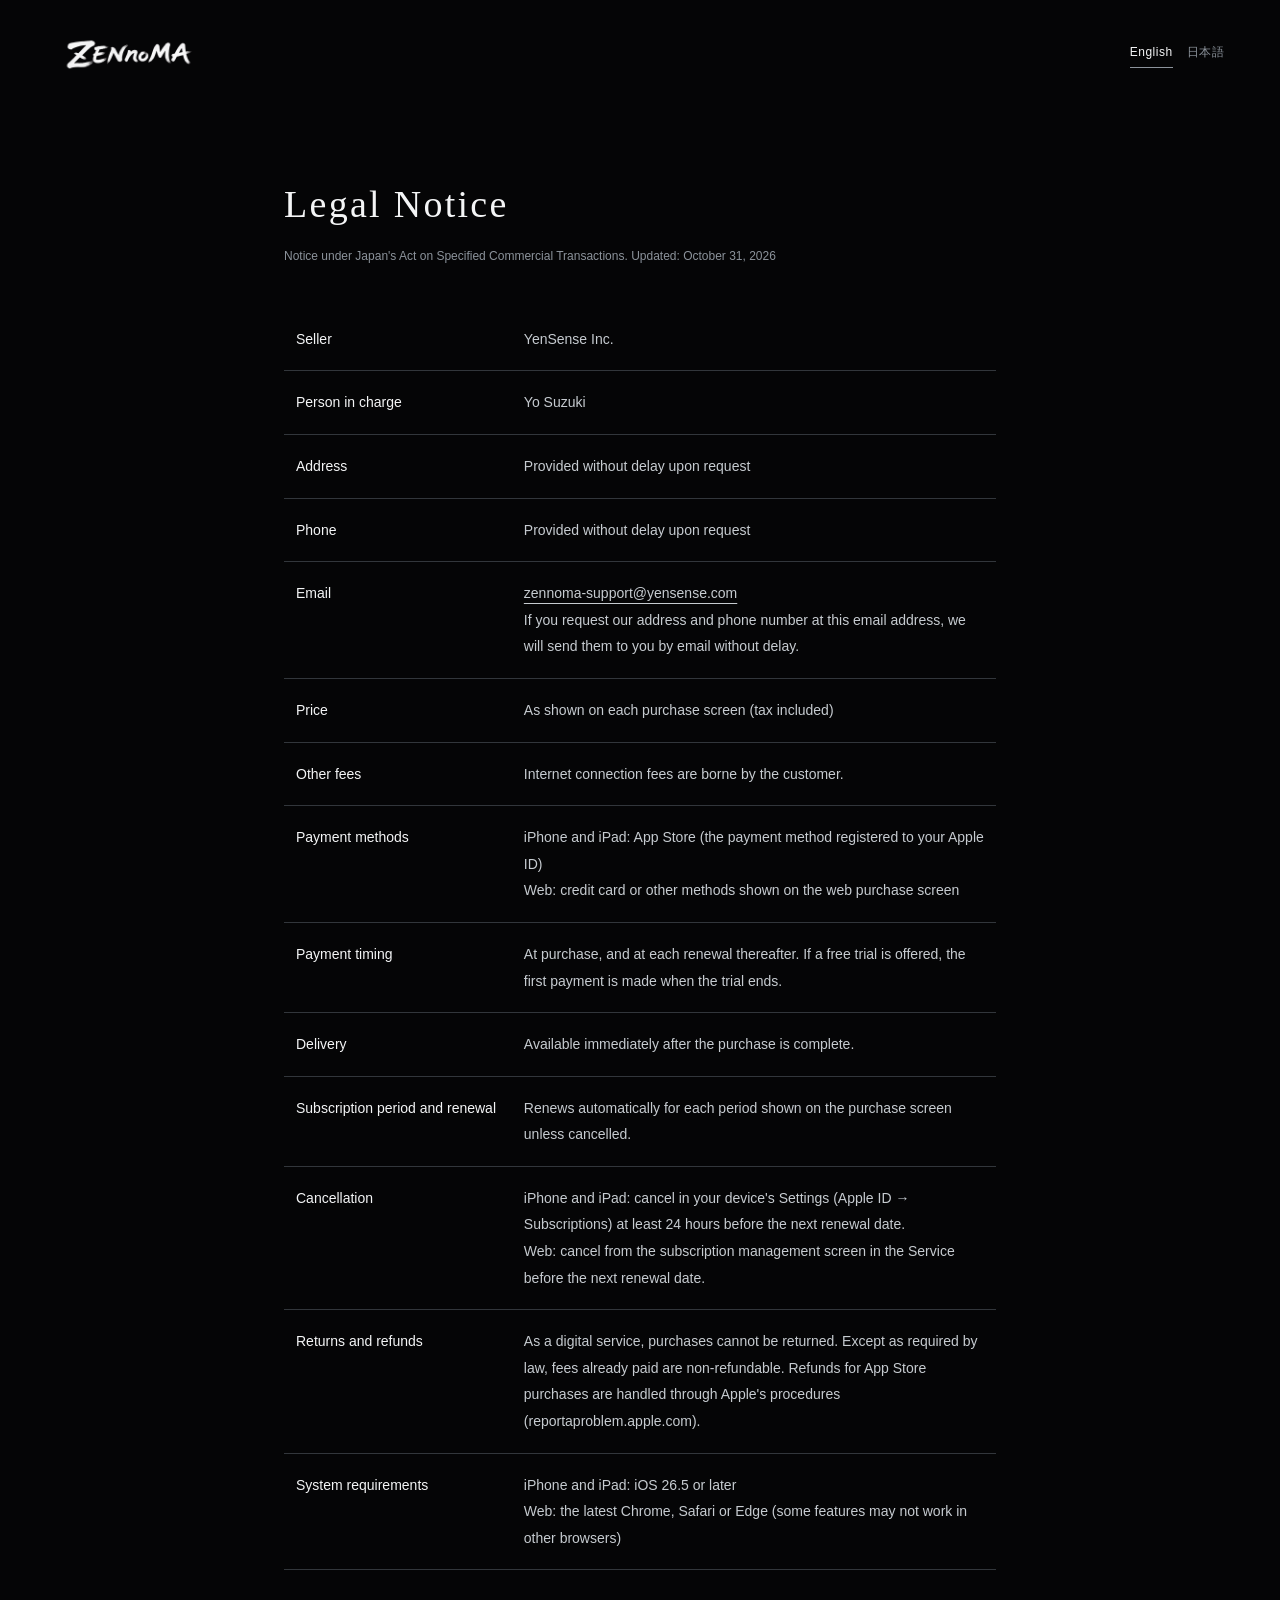
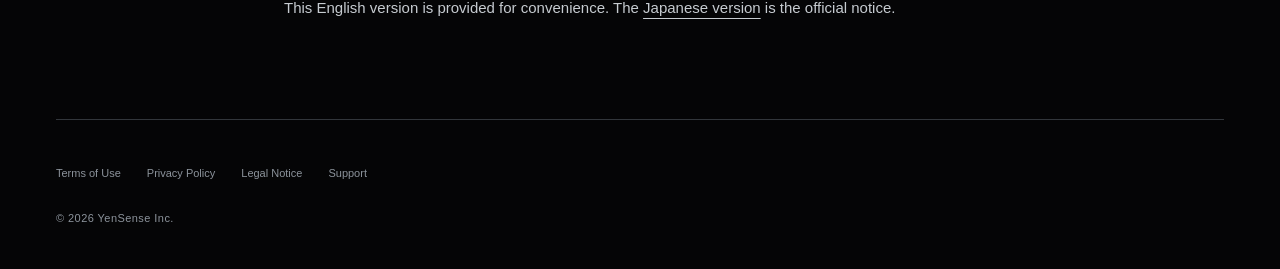
<file: legal.html>
<!doctype html>
<html lang="en">
<head>
<meta charset="utf-8">
<meta name="viewport" content="width=device-width, initial-scale=1">
<title>Legal Notice — ZENnoMA</title>
<meta name="description" content="Notice under Japan's Act on Specified Commercial Transactions.">
<script>try{if(localStorage.getItem("zennoma.site.theme")==="light")document.documentElement.dataset.theme="light"}catch(e){}</script>
<link rel="stylesheet" href="/site.css">
<script src="/site.js" defer></script>
<link rel="icon" href="/assets/icon-192.png">
<link rel="apple-touch-icon" href="/assets/apple-touch-icon.png">
<link rel="alternate" hreflang="en" href="https://zennoma.com/legal">
<link rel="alternate" hreflang="ja" href="https://zennoma.com/ja/legal">
<link rel="alternate" hreflang="x-default" href="https://zennoma.com/legal">
</head>
<body>
<header class="top">
  <a class="wordmark" href="/"><img class="on-paper" src="/assets/brand-on-paper.png" alt="ZENnoMA" width="84" height="28"><img class="on-ink" src="/assets/brand-on-ink.png" alt="ZENnoMA" width="84" height="28"></a>
  <div class="lang"><span>English</span><a href="/ja/legal" hreflang="ja" lang="ja">日本語</a></div>
</header>
<main>
<article class="doc">
<h1>Legal Notice</h1>
<p class="dates">Notice under Japan's Act on Specified Commercial Transactions. Updated: October 31, 2026</p>
<table>
<tr><th>Seller</th><td>YenSense Inc.</td></tr>
<tr><th>Person in charge</th><td>Yo Suzuki</td></tr>
<tr><th>Address</th><td>Provided without delay upon request</td></tr>
<tr><th>Phone</th><td>Provided without delay upon request</td></tr>
<tr><th>Email</th><td><a href="mailto:zennoma-support@yensense.com">zennoma-support@yensense.com</a><br>If you request our address and phone number at this email address, we will send them to you by email without delay.</td></tr>
<tr><th>Price</th><td>As shown on each purchase screen (tax included)</td></tr>
<tr><th>Other fees</th><td>Internet connection fees are borne by the customer.</td></tr>
<tr><th>Payment methods</th><td>iPhone and iPad: App Store (the payment method registered to your Apple ID)<br>Web: credit card or other methods shown on the web purchase screen</td></tr>
<tr><th>Payment timing</th><td>At purchase, and at each renewal thereafter. If a free trial is offered, the first payment is made when the trial ends.</td></tr>
<tr><th>Delivery</th><td>Available immediately after the purchase is complete.</td></tr>
<tr><th>Subscription period and renewal</th><td>Renews automatically for each period shown on the purchase screen unless cancelled.</td></tr>
<tr><th>Cancellation</th><td>iPhone and iPad: cancel in your device's Settings (Apple ID → Subscriptions) at least 24 hours before the next renewal date.<br>Web: cancel from the subscription management screen in the Service before the next renewal date.</td></tr>
<tr><th>Returns and refunds</th><td>As a digital service, purchases cannot be returned. Except as required by law, fees already paid are non-refundable. Refunds for App Store purchases are handled through Apple's procedures (reportaproblem.apple.com).</td></tr>
<tr><th>System requirements</th><td>iPhone and iPad: iOS 26.5 or later<br>Web: the latest Chrome, Safari or Edge (some features may not work in other browsers)</td></tr>
</table>
<p>This English version is provided for convenience. The <a href="/ja/legal">Japanese version</a> is the official notice.</p>
</article>
</main>
<footer class="foot">
  <nav><a href="/terms">Terms of Use</a><a href="/privacy">Privacy Policy</a><a href="/legal">Legal Notice</a><a href="/support">Support</a></nav>
  <p>© 2026 YenSense Inc.</p>
</footer>
</body>
</html>
</file>
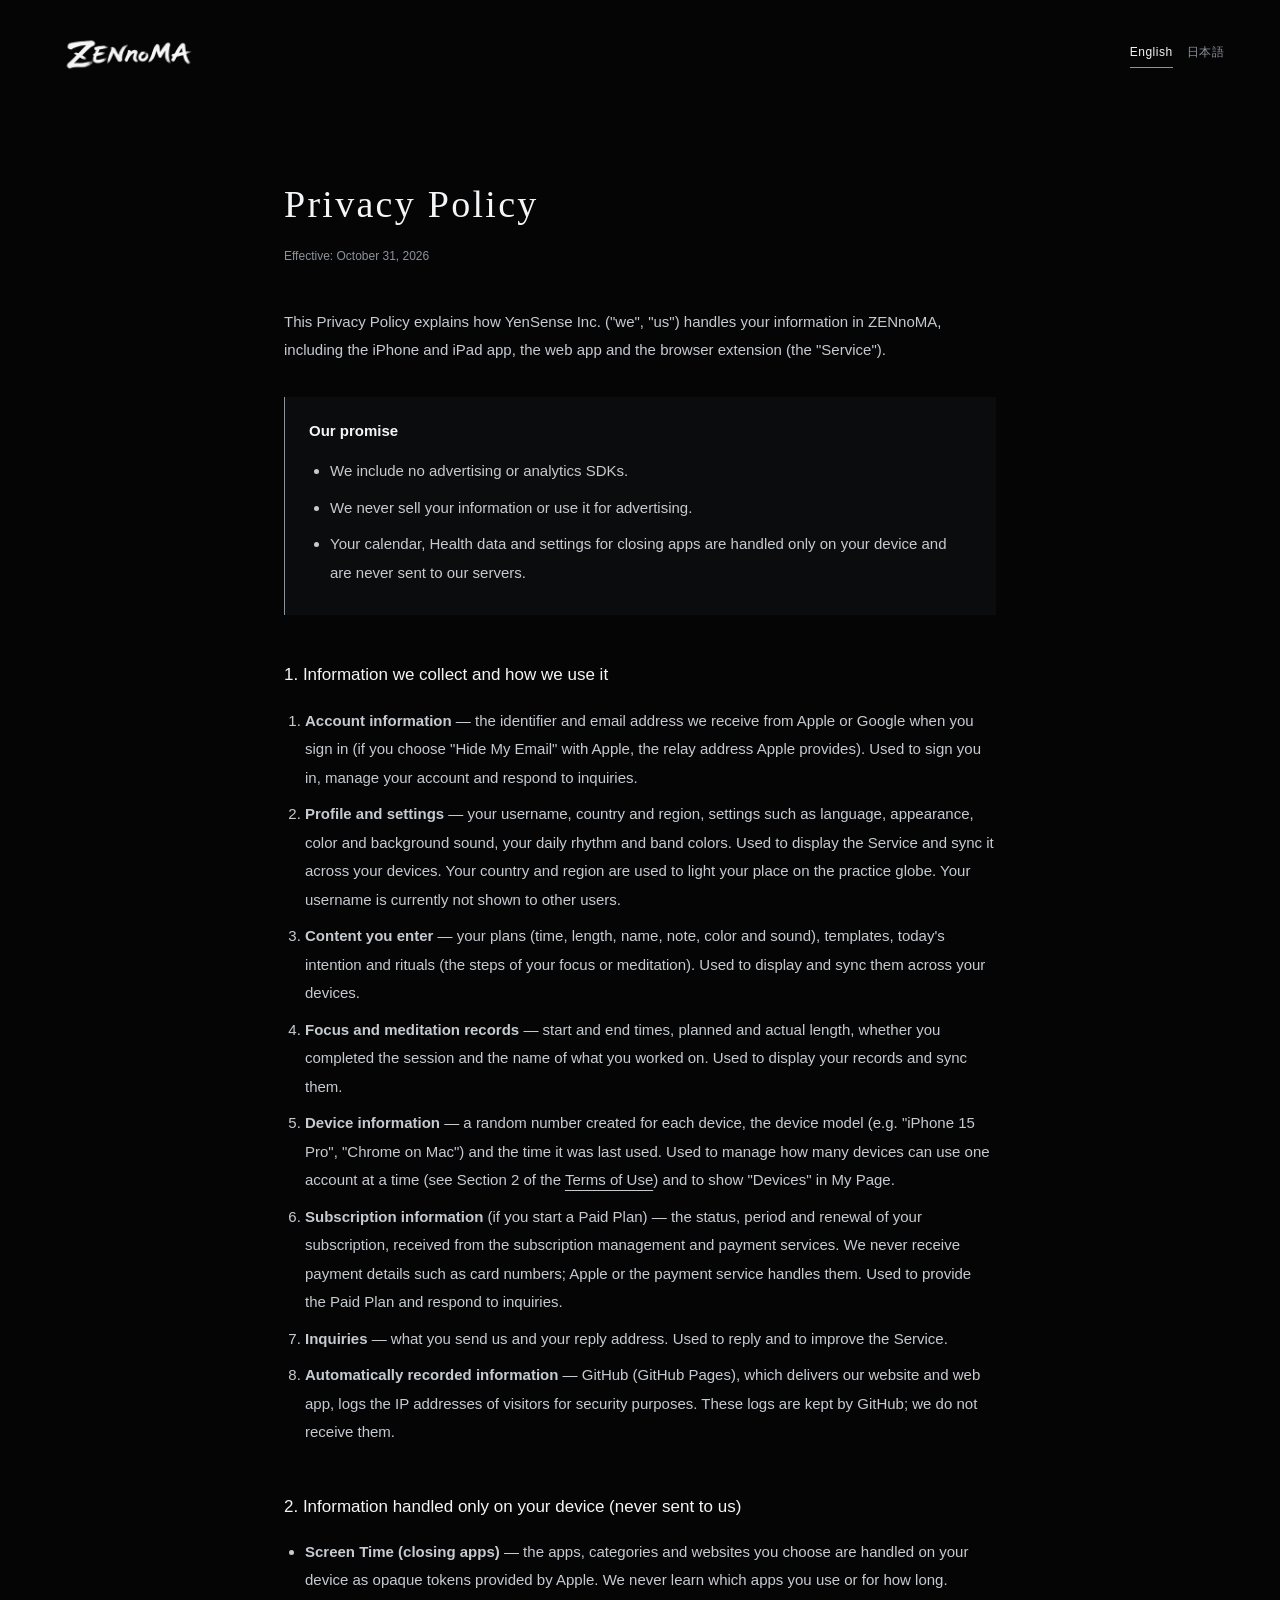
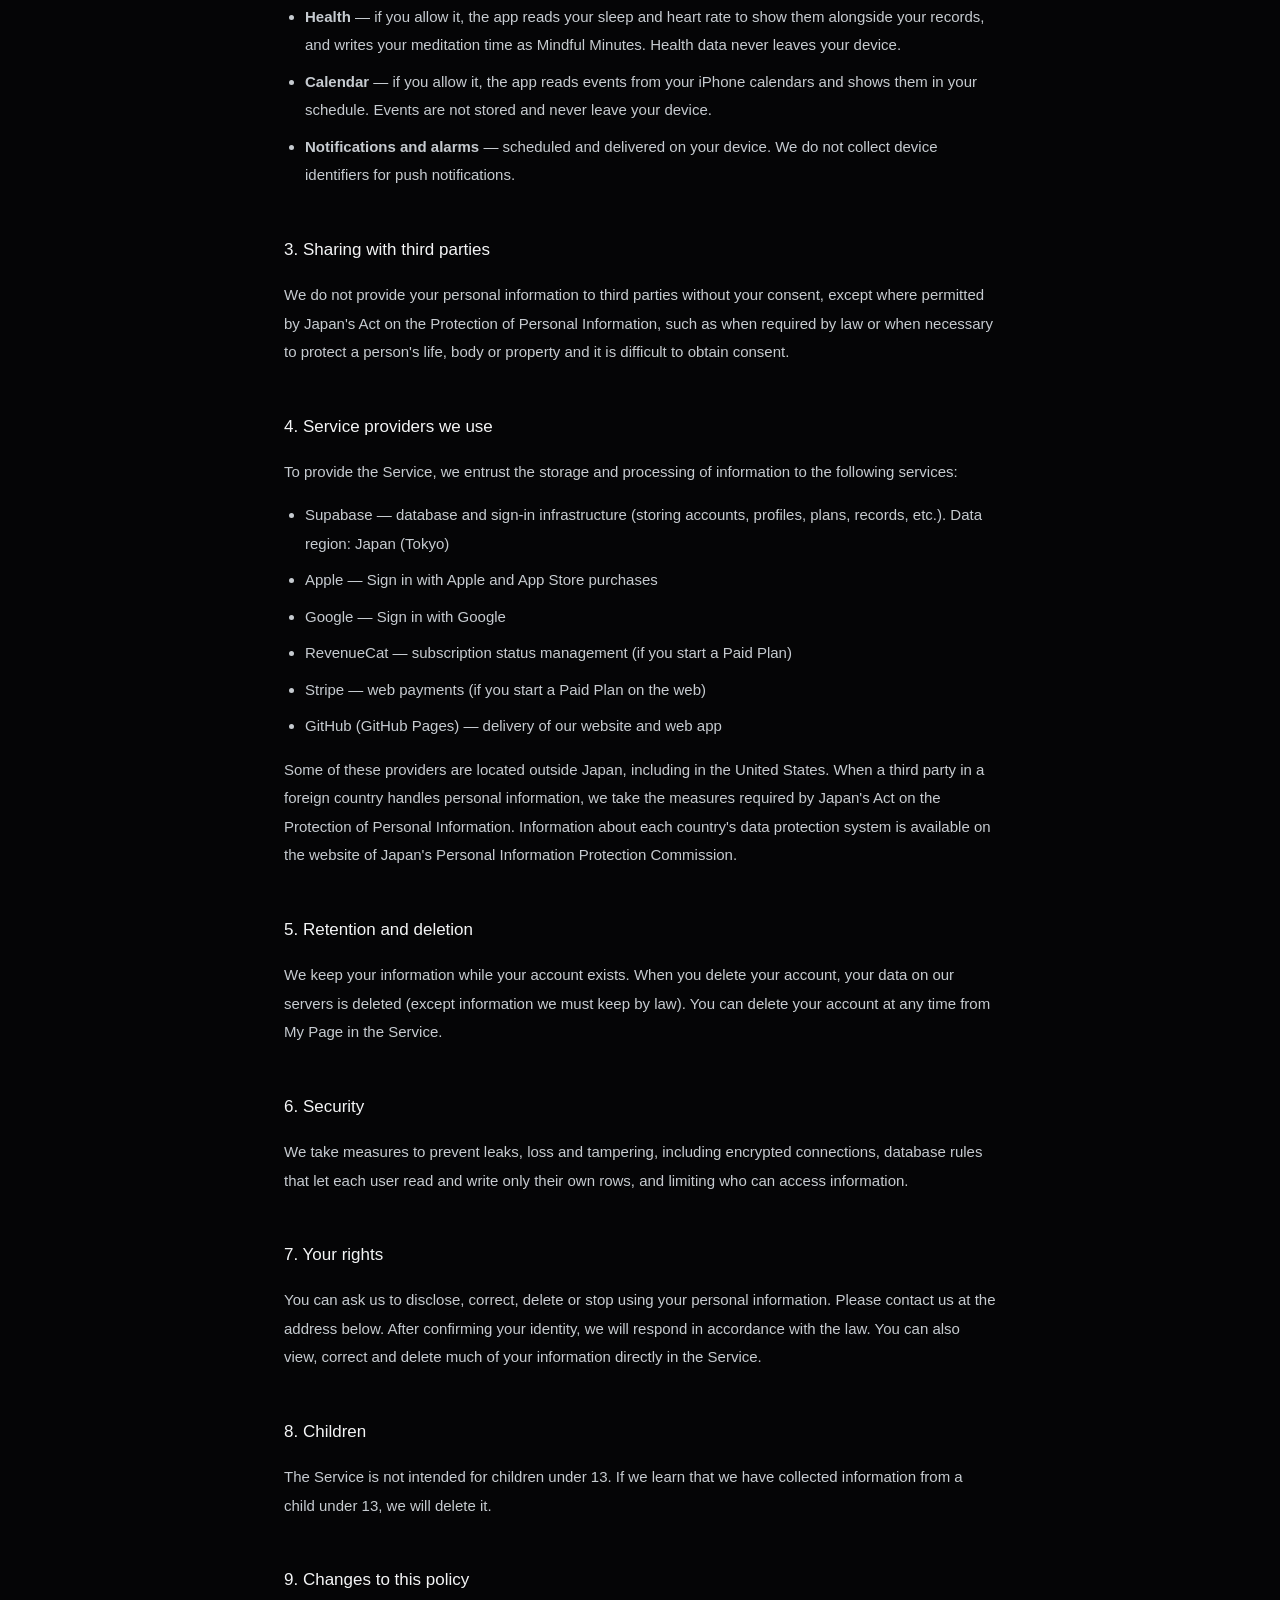
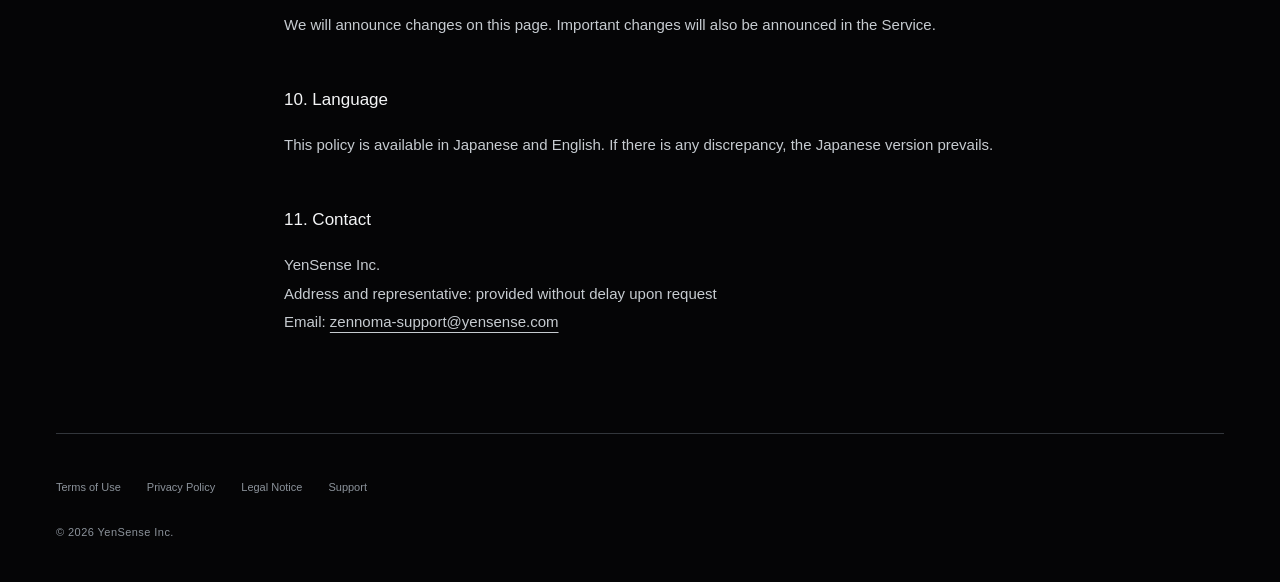
<file: privacy.html>
<!doctype html>
<html lang="en">
<head>
<meta charset="utf-8">
<meta name="viewport" content="width=device-width, initial-scale=1">
<title>Privacy Policy — ZENnoMA</title>
<meta name="description" content="How ZENnoMA handles your information.">
<script>try{if(localStorage.getItem("zennoma.site.theme")==="light")document.documentElement.dataset.theme="light"}catch(e){}</script>
<link rel="stylesheet" href="/site.css">
<script src="/site.js" defer></script>
<link rel="icon" href="/assets/icon-192.png">
<link rel="apple-touch-icon" href="/assets/apple-touch-icon.png">
<link rel="alternate" hreflang="en" href="https://zennoma.com/privacy">
<link rel="alternate" hreflang="ja" href="https://zennoma.com/ja/privacy">
<link rel="alternate" hreflang="x-default" href="https://zennoma.com/privacy">
</head>
<body>
<header class="top">
  <a class="wordmark" href="/"><img class="on-paper" src="/assets/brand-on-paper.png" alt="ZENnoMA" width="84" height="28"><img class="on-ink" src="/assets/brand-on-ink.png" alt="ZENnoMA" width="84" height="28"></a>
  <div class="lang"><span>English</span><a href="/ja/privacy" hreflang="ja" lang="ja">日本語</a></div>
</header>
<main>
<article class="doc">
<h1>Privacy Policy</h1>
<p class="dates">Effective: October 31, 2026</p>

<p>This Privacy Policy explains how YenSense Inc. ("we", "us") handles your information in ZENnoMA, including the iPhone and iPad app, the web app and the browser extension (the "Service").</p>

<div class="summary">
<strong>Our promise</strong>
<ul>
<li>We include no advertising or analytics SDKs.</li>
<li>We never sell your information or use it for advertising.</li>
<li>Your calendar, Health data and settings for closing apps are handled only on your device and are never sent to our servers.</li>
</ul>
</div>

<h2>1. Information we collect and how we use it</h2>
<ol>
<li><strong>Account information</strong> — the identifier and email address we receive from Apple or Google when you sign in (if you choose "Hide My Email" with Apple, the relay address Apple provides). Used to sign you in, manage your account and respond to inquiries.</li>
<li><strong>Profile and settings</strong> — your username, country and region, settings such as language, appearance, color and background sound, your daily rhythm and band colors. Used to display the Service and sync it across your devices. Your country and region are used to light your place on the practice globe. Your username is currently not shown to other users.</li>
<li><strong>Content you enter</strong> — your plans (time, length, name, note, color and sound), templates, today's intention and rituals (the steps of your focus or meditation). Used to display and sync them across your devices.</li>
<li><strong>Focus and meditation records</strong> — start and end times, planned and actual length, whether you completed the session and the name of what you worked on. Used to display your records and sync them.</li>
<li><strong>Device information</strong> — a random number created for each device, the device model (e.g. "iPhone 15 Pro", "Chrome on Mac") and the time it was last used. Used to manage how many devices can use one account at a time (see Section 2 of the <a href="/terms">Terms of Use</a>) and to show "Devices" in My Page.</li>
<li><strong>Subscription information</strong> (if you start a Paid Plan) — the status, period and renewal of your subscription, received from the subscription management and payment services. We never receive payment details such as card numbers; Apple or the payment service handles them. Used to provide the Paid Plan and respond to inquiries.</li>
<li><strong>Inquiries</strong> — what you send us and your reply address. Used to reply and to improve the Service.</li>
<li><strong>Automatically recorded information</strong> — GitHub (GitHub Pages), which delivers our website and web app, logs the IP addresses of visitors for security purposes. These logs are kept by GitHub; we do not receive them.</li>
</ol>

<h2>2. Information handled only on your device (never sent to us)</h2>
<ul>
<li><strong>Screen Time (closing apps)</strong> — the apps, categories and websites you choose are handled on your device as opaque tokens provided by Apple. We never learn which apps you use or for how long.</li>
<li><strong>Health</strong> — if you allow it, the app reads your sleep and heart rate to show them alongside your records, and writes your meditation time as Mindful Minutes. Health data never leaves your device.</li>
<li><strong>Calendar</strong> — if you allow it, the app reads events from your iPhone calendars and shows them in your schedule. Events are not stored and never leave your device.</li>
<li><strong>Notifications and alarms</strong> — scheduled and delivered on your device. We do not collect device identifiers for push notifications.</li>
</ul>

<h2>3. Sharing with third parties</h2>
<p>We do not provide your personal information to third parties without your consent, except where permitted by Japan's Act on the Protection of Personal Information, such as when required by law or when necessary to protect a person's life, body or property and it is difficult to obtain consent.</p>

<h2>4. Service providers we use</h2>
<p>To provide the Service, we entrust the storage and processing of information to the following services:</p>
<ul>
<li>Supabase — database and sign-in infrastructure (storing accounts, profiles, plans, records, etc.). Data region: Japan (Tokyo)</li>
<li>Apple — Sign in with Apple and App Store purchases</li>
<li>Google — Sign in with Google</li>
<li>RevenueCat — subscription status management (if you start a Paid Plan)</li>
<li>Stripe — web payments (if you start a Paid Plan on the web)</li>
<li>GitHub (GitHub Pages) — delivery of our website and web app</li>
</ul>
<p>Some of these providers are located outside Japan, including in the United States. When a third party in a foreign country handles personal information, we take the measures required by Japan's Act on the Protection of Personal Information. Information about each country's data protection system is available on the website of Japan's Personal Information Protection Commission.</p>

<h2>5. Retention and deletion</h2>
<p>We keep your information while your account exists. When you delete your account, your data on our servers is deleted (except information we must keep by law). You can delete your account at any time from My Page in the Service.</p>

<h2>6. Security</h2>
<p>We take measures to prevent leaks, loss and tampering, including encrypted connections, database rules that let each user read and write only their own rows, and limiting who can access information.</p>

<h2>7. Your rights</h2>
<p>You can ask us to disclose, correct, delete or stop using your personal information. Please contact us at the address below. After confirming your identity, we will respond in accordance with the law. You can also view, correct and delete much of your information directly in the Service.</p>

<h2>8. Children</h2>
<p>The Service is not intended for children under 13. If we learn that we have collected information from a child under 13, we will delete it.</p>

<h2>9. Changes to this policy</h2>
<p>We will announce changes on this page. Important changes will also be announced in the Service.</p>

<h2>10. Language</h2>
<p>This policy is available in Japanese and English. If there is any discrepancy, the Japanese version prevails.</p>

<h2>11. Contact</h2>
<p>YenSense Inc.<br>
Address and representative: provided without delay upon request<br>
Email: <a href="mailto:zennoma-support@yensense.com">zennoma-support@yensense.com</a></p>
</article>
</main>
<footer class="foot">
  <nav><a href="/terms">Terms of Use</a><a href="/privacy">Privacy Policy</a><a href="/legal">Legal Notice</a><a href="/support">Support</a></nav>
  <p>© 2026 YenSense Inc.</p>
</footer>
</body>
</html>
</file>
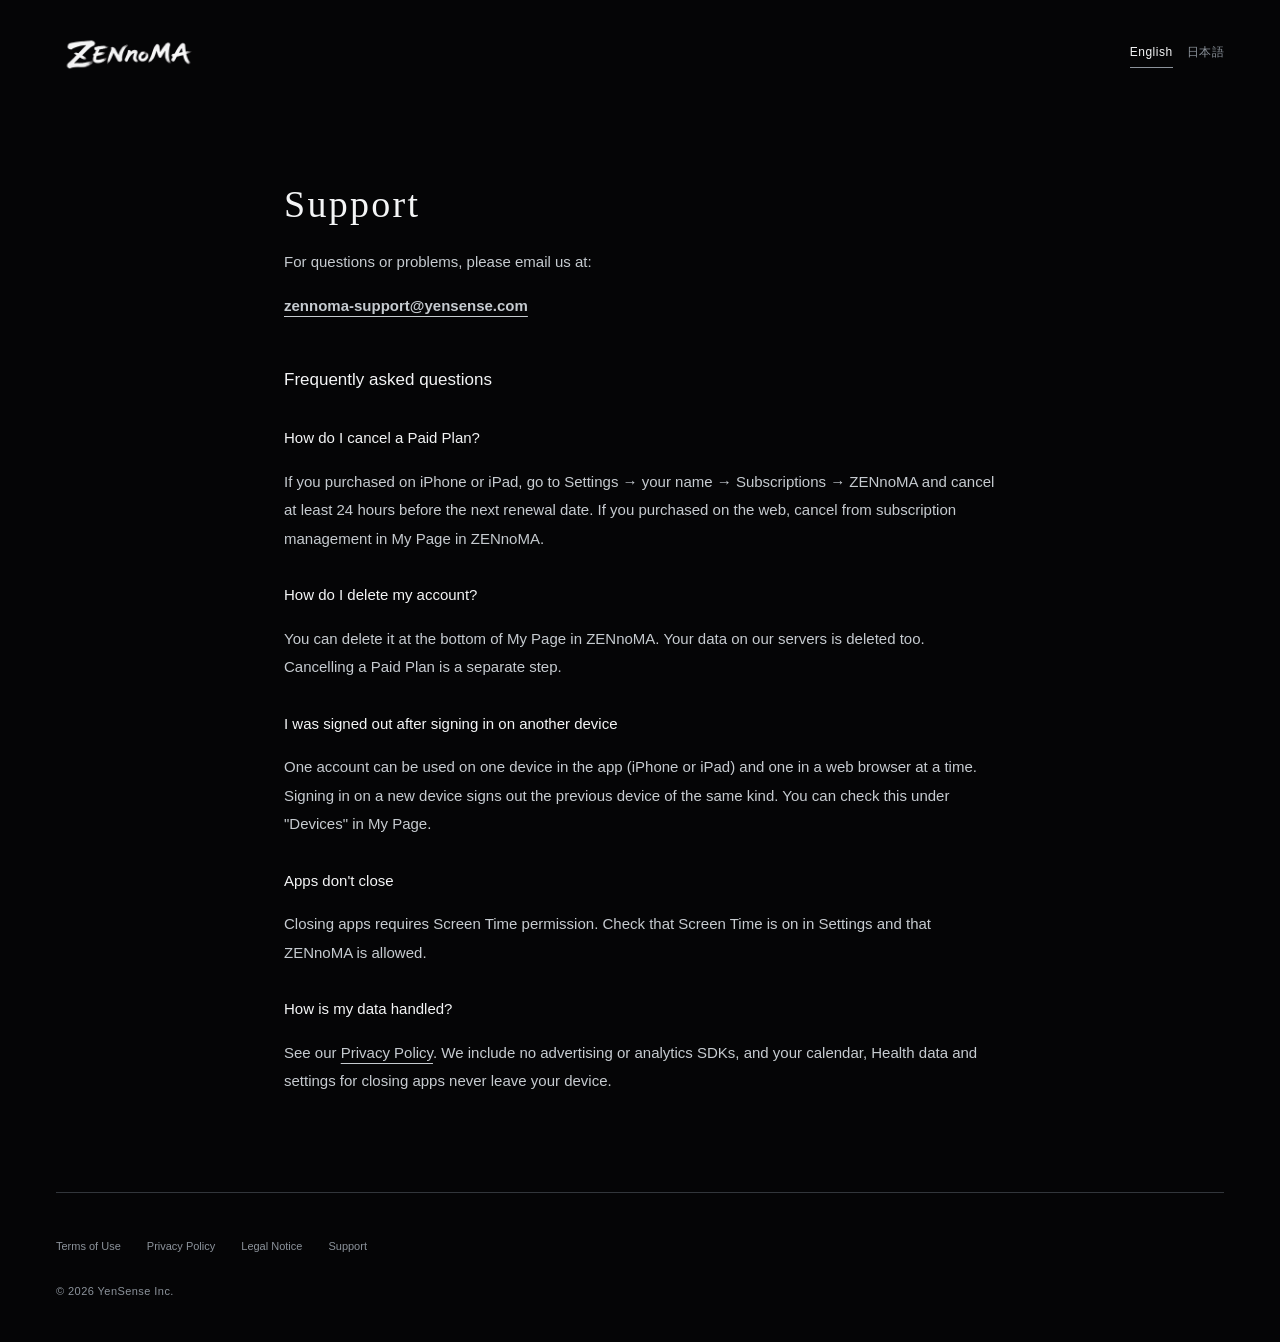
<file: support.html>
<!doctype html>
<html lang="en">
<head>
<meta charset="utf-8">
<meta name="viewport" content="width=device-width, initial-scale=1">
<title>Support — ZENnoMA</title>
<meta name="description" content="Get help with ZENnoMA.">
<script>try{if(localStorage.getItem("zennoma.site.theme")==="light")document.documentElement.dataset.theme="light"}catch(e){}</script>
<link rel="stylesheet" href="/site.css">
<script src="/site.js" defer></script>
<link rel="icon" href="/assets/icon-192.png">
<link rel="apple-touch-icon" href="/assets/apple-touch-icon.png">
<link rel="alternate" hreflang="en" href="https://zennoma.com/support">
<link rel="alternate" hreflang="ja" href="https://zennoma.com/ja/support">
<link rel="alternate" hreflang="x-default" href="https://zennoma.com/support">
</head>
<body>
<header class="top">
  <a class="wordmark" href="/"><img class="on-paper" src="/assets/brand-on-paper.png" alt="ZENnoMA" width="84" height="28"><img class="on-ink" src="/assets/brand-on-ink.png" alt="ZENnoMA" width="84" height="28"></a>
  <div class="lang"><span>English</span><a href="/ja/support" hreflang="ja" lang="ja">日本語</a></div>
</header>
<main>
<article class="doc">
<h1>Support</h1>
<p>For questions or problems, please email us at:</p>
<p><strong><a href="mailto:zennoma-support@yensense.com">zennoma-support@yensense.com</a></strong></p>

<h2>Frequently asked questions</h2>
<h3>How do I cancel a Paid Plan?</h3>
<p>If you purchased on iPhone or iPad, go to Settings → your name → Subscriptions → ZENnoMA and cancel at least 24 hours before the next renewal date. If you purchased on the web, cancel from subscription management in My Page in ZENnoMA.</p>
<h3>How do I delete my account?</h3>
<p>You can delete it at the bottom of My Page in ZENnoMA. Your data on our servers is deleted too. Cancelling a Paid Plan is a separate step.</p>
<h3>I was signed out after signing in on another device</h3>
<p>One account can be used on one device in the app (iPhone or iPad) and one in a web browser at a time. Signing in on a new device signs out the previous device of the same kind. You can check this under "Devices" in My Page.</p>
<h3>Apps don't close</h3>
<p>Closing apps requires Screen Time permission. Check that Screen Time is on in Settings and that ZENnoMA is allowed.</p>
<h3>How is my data handled?</h3>
<p>See our <a href="/privacy">Privacy Policy</a>. We include no advertising or analytics SDKs, and your calendar, Health data and settings for closing apps never leave your device.</p>
</article>
</main>
<footer class="foot">
  <nav><a href="/terms">Terms of Use</a><a href="/privacy">Privacy Policy</a><a href="/legal">Legal Notice</a><a href="/support">Support</a></nav>
  <p>© 2026 YenSense Inc.</p>
</footer>
</body>
</html>
</file>
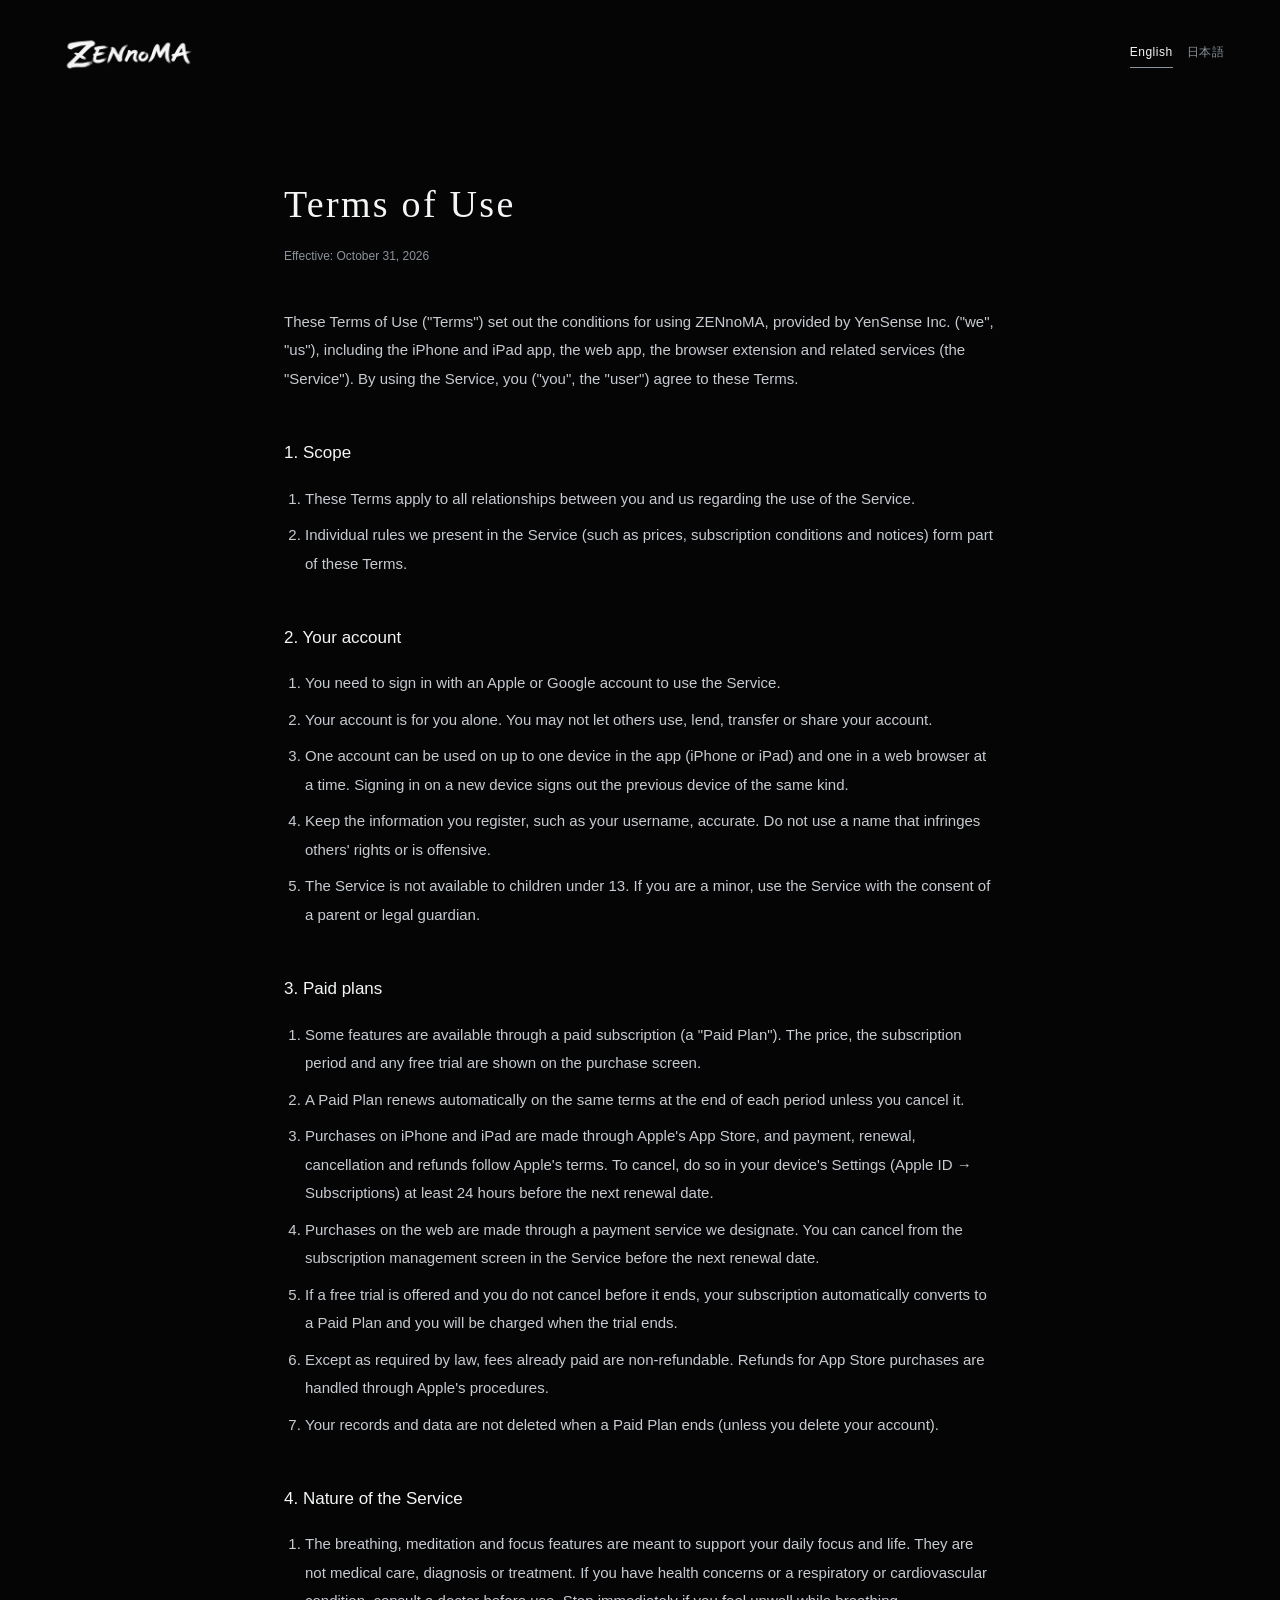
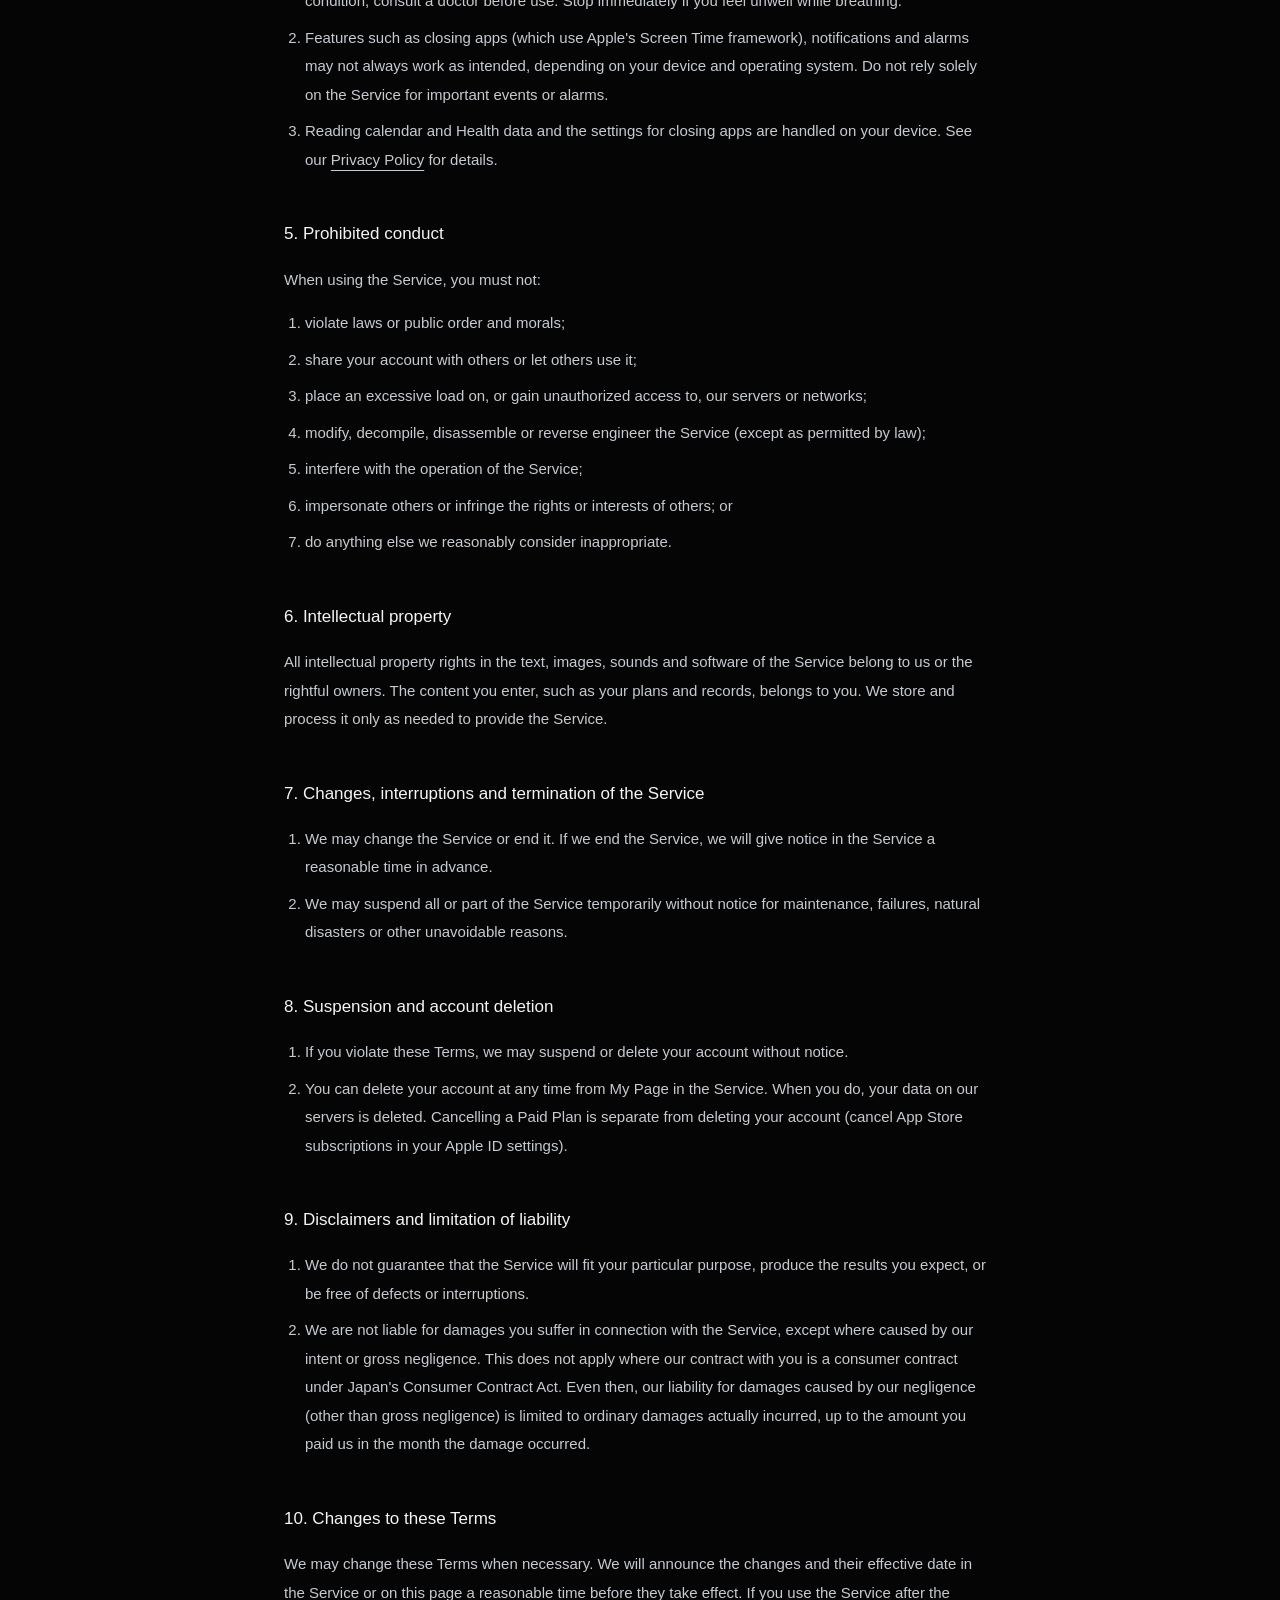
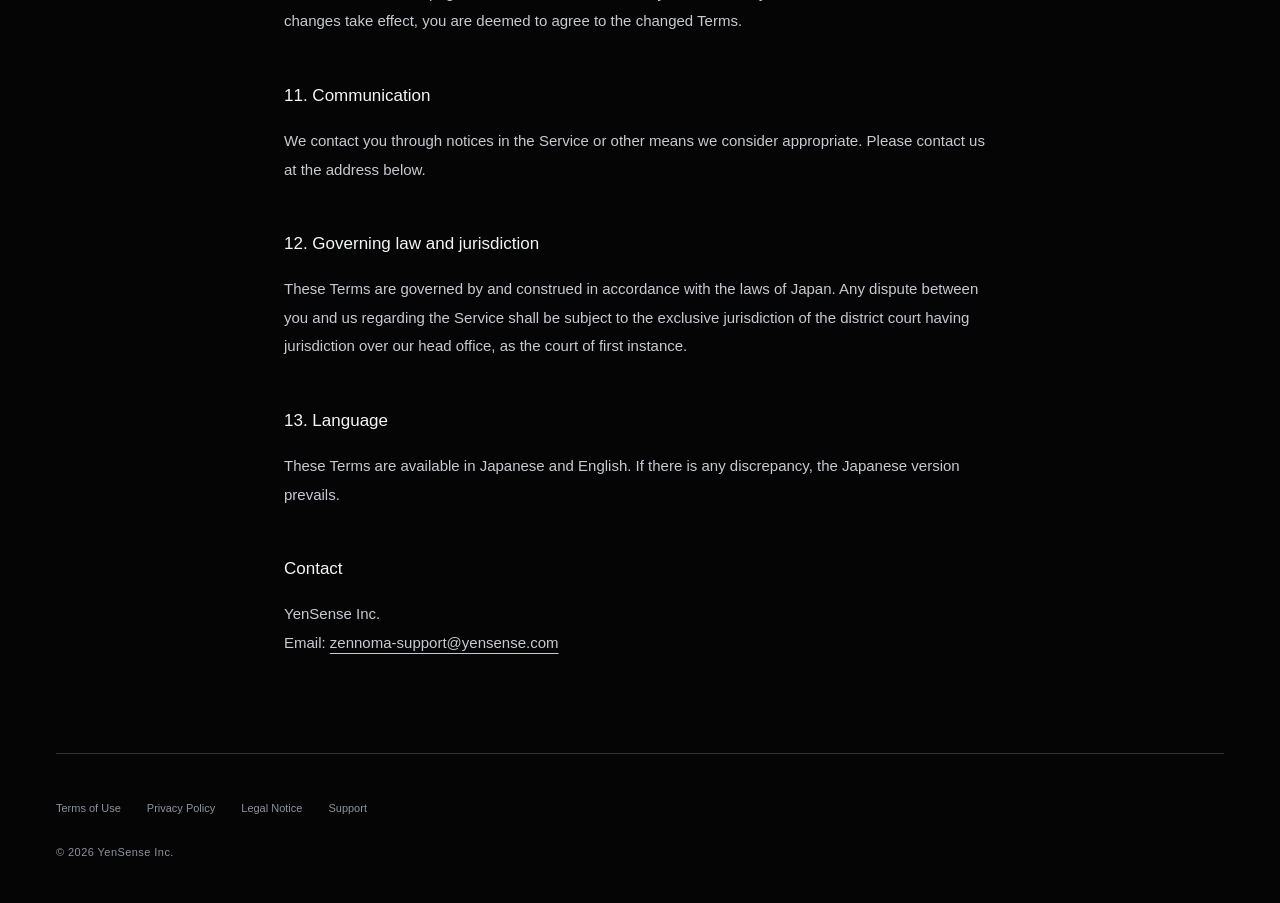
<file: terms.html>
<!doctype html>
<html lang="en">
<head>
<meta charset="utf-8">
<meta name="viewport" content="width=device-width, initial-scale=1">
<title>Terms of Use — ZENnoMA</title>
<meta name="description" content="Terms of Use for ZENnoMA.">
<script>try{if(localStorage.getItem("zennoma.site.theme")==="light")document.documentElement.dataset.theme="light"}catch(e){}</script>
<link rel="stylesheet" href="/site.css">
<script src="/site.js" defer></script>
<link rel="icon" href="/assets/icon-192.png">
<link rel="apple-touch-icon" href="/assets/apple-touch-icon.png">
<link rel="alternate" hreflang="en" href="https://zennoma.com/terms">
<link rel="alternate" hreflang="ja" href="https://zennoma.com/ja/terms">
<link rel="alternate" hreflang="x-default" href="https://zennoma.com/terms">
</head>
<body>
<header class="top">
  <a class="wordmark" href="/"><img class="on-paper" src="/assets/brand-on-paper.png" alt="ZENnoMA" width="84" height="28"><img class="on-ink" src="/assets/brand-on-ink.png" alt="ZENnoMA" width="84" height="28"></a>
  <div class="lang"><span>English</span><a href="/ja/terms" hreflang="ja" lang="ja">日本語</a></div>
</header>
<main>
<article class="doc">
<h1>Terms of Use</h1>
<p class="dates">Effective: October 31, 2026</p>

<p>These Terms of Use ("Terms") set out the conditions for using ZENnoMA, provided by YenSense Inc. ("we", "us"), including the iPhone and iPad app, the web app, the browser extension and related services (the "Service"). By using the Service, you ("you", the "user") agree to these Terms.</p>

<h2>1. Scope</h2>
<ol>
<li>These Terms apply to all relationships between you and us regarding the use of the Service.</li>
<li>Individual rules we present in the Service (such as prices, subscription conditions and notices) form part of these Terms.</li>
</ol>

<h2>2. Your account</h2>
<ol>
<li>You need to sign in with an Apple or Google account to use the Service.</li>
<li>Your account is for you alone. You may not let others use, lend, transfer or share your account.</li>
<li>One account can be used on up to one device in the app (iPhone or iPad) and one in a web browser at a time. Signing in on a new device signs out the previous device of the same kind.</li>
<li>Keep the information you register, such as your username, accurate. Do not use a name that infringes others' rights or is offensive.</li>
<li>The Service is not available to children under 13. If you are a minor, use the Service with the consent of a parent or legal guardian.</li>
</ol>

<h2>3. Paid plans</h2>
<ol>
<li>Some features are available through a paid subscription (a "Paid Plan"). The price, the subscription period and any free trial are shown on the purchase screen.</li>
<li>A Paid Plan renews automatically on the same terms at the end of each period unless you cancel it.</li>
<li>Purchases on iPhone and iPad are made through Apple's App Store, and payment, renewal, cancellation and refunds follow Apple's terms. To cancel, do so in your device's Settings (Apple ID → Subscriptions) at least 24 hours before the next renewal date.</li>
<li>Purchases on the web are made through a payment service we designate. You can cancel from the subscription management screen in the Service before the next renewal date.</li>
<li>If a free trial is offered and you do not cancel before it ends, your subscription automatically converts to a Paid Plan and you will be charged when the trial ends.</li>
<li>Except as required by law, fees already paid are non-refundable. Refunds for App Store purchases are handled through Apple's procedures.</li>
<li>Your records and data are not deleted when a Paid Plan ends (unless you delete your account).</li>
</ol>

<h2>4. Nature of the Service</h2>
<ol>
<li>The breathing, meditation and focus features are meant to support your daily focus and life. They are not medical care, diagnosis or treatment. If you have health concerns or a respiratory or cardiovascular condition, consult a doctor before use. Stop immediately if you feel unwell while breathing.</li>
<li>Features such as closing apps (which use Apple's Screen Time framework), notifications and alarms may not always work as intended, depending on your device and operating system. Do not rely solely on the Service for important events or alarms.</li>
<li>Reading calendar and Health data and the settings for closing apps are handled on your device. See our <a href="/privacy">Privacy Policy</a> for details.</li>
</ol>

<h2>5. Prohibited conduct</h2>
<p>When using the Service, you must not:</p>
<ol>
<li>violate laws or public order and morals;</li>
<li>share your account with others or let others use it;</li>
<li>place an excessive load on, or gain unauthorized access to, our servers or networks;</li>
<li>modify, decompile, disassemble or reverse engineer the Service (except as permitted by law);</li>
<li>interfere with the operation of the Service;</li>
<li>impersonate others or infringe the rights or interests of others; or</li>
<li>do anything else we reasonably consider inappropriate.</li>
</ol>

<h2>6. Intellectual property</h2>
<p>All intellectual property rights in the text, images, sounds and software of the Service belong to us or the rightful owners. The content you enter, such as your plans and records, belongs to you. We store and process it only as needed to provide the Service.</p>

<h2>7. Changes, interruptions and termination of the Service</h2>
<ol>
<li>We may change the Service or end it. If we end the Service, we will give notice in the Service a reasonable time in advance.</li>
<li>We may suspend all or part of the Service temporarily without notice for maintenance, failures, natural disasters or other unavoidable reasons.</li>
</ol>

<h2>8. Suspension and account deletion</h2>
<ol>
<li>If you violate these Terms, we may suspend or delete your account without notice.</li>
<li>You can delete your account at any time from My Page in the Service. When you do, your data on our servers is deleted. Cancelling a Paid Plan is separate from deleting your account (cancel App Store subscriptions in your Apple ID settings).</li>
</ol>

<h2>9. Disclaimers and limitation of liability</h2>
<ol>
<li>We do not guarantee that the Service will fit your particular purpose, produce the results you expect, or be free of defects or interruptions.</li>
<li>We are not liable for damages you suffer in connection with the Service, except where caused by our intent or gross negligence. This does not apply where our contract with you is a consumer contract under Japan's Consumer Contract Act. Even then, our liability for damages caused by our negligence (other than gross negligence) is limited to ordinary damages actually incurred, up to the amount you paid us in the month the damage occurred.</li>
</ol>

<h2>10. Changes to these Terms</h2>
<p>We may change these Terms when necessary. We will announce the changes and their effective date in the Service or on this page a reasonable time before they take effect. If you use the Service after the changes take effect, you are deemed to agree to the changed Terms.</p>

<h2>11. Communication</h2>
<p>We contact you through notices in the Service or other means we consider appropriate. Please contact us at the address below.</p>

<h2>12. Governing law and jurisdiction</h2>
<p>These Terms are governed by and construed in accordance with the laws of Japan. Any dispute between you and us regarding the Service shall be subject to the exclusive jurisdiction of the district court having jurisdiction over our head office, as the court of first instance.</p>

<h2>13. Language</h2>
<p>These Terms are available in Japanese and English. If there is any discrepancy, the Japanese version prevails.</p>

<h2>Contact</h2>
<p>YenSense Inc.<br>Email: <a href="mailto:zennoma-support@yensense.com">zennoma-support@yensense.com</a></p>
</article>
</main>
<footer class="foot">
  <nav><a href="/terms">Terms of Use</a><a href="/privacy">Privacy Policy</a><a href="/legal">Legal Notice</a><a href="/support">Support</a></nav>
  <p>© 2026 YenSense Inc.</p>
</footer>
</body>
</html>
</file>
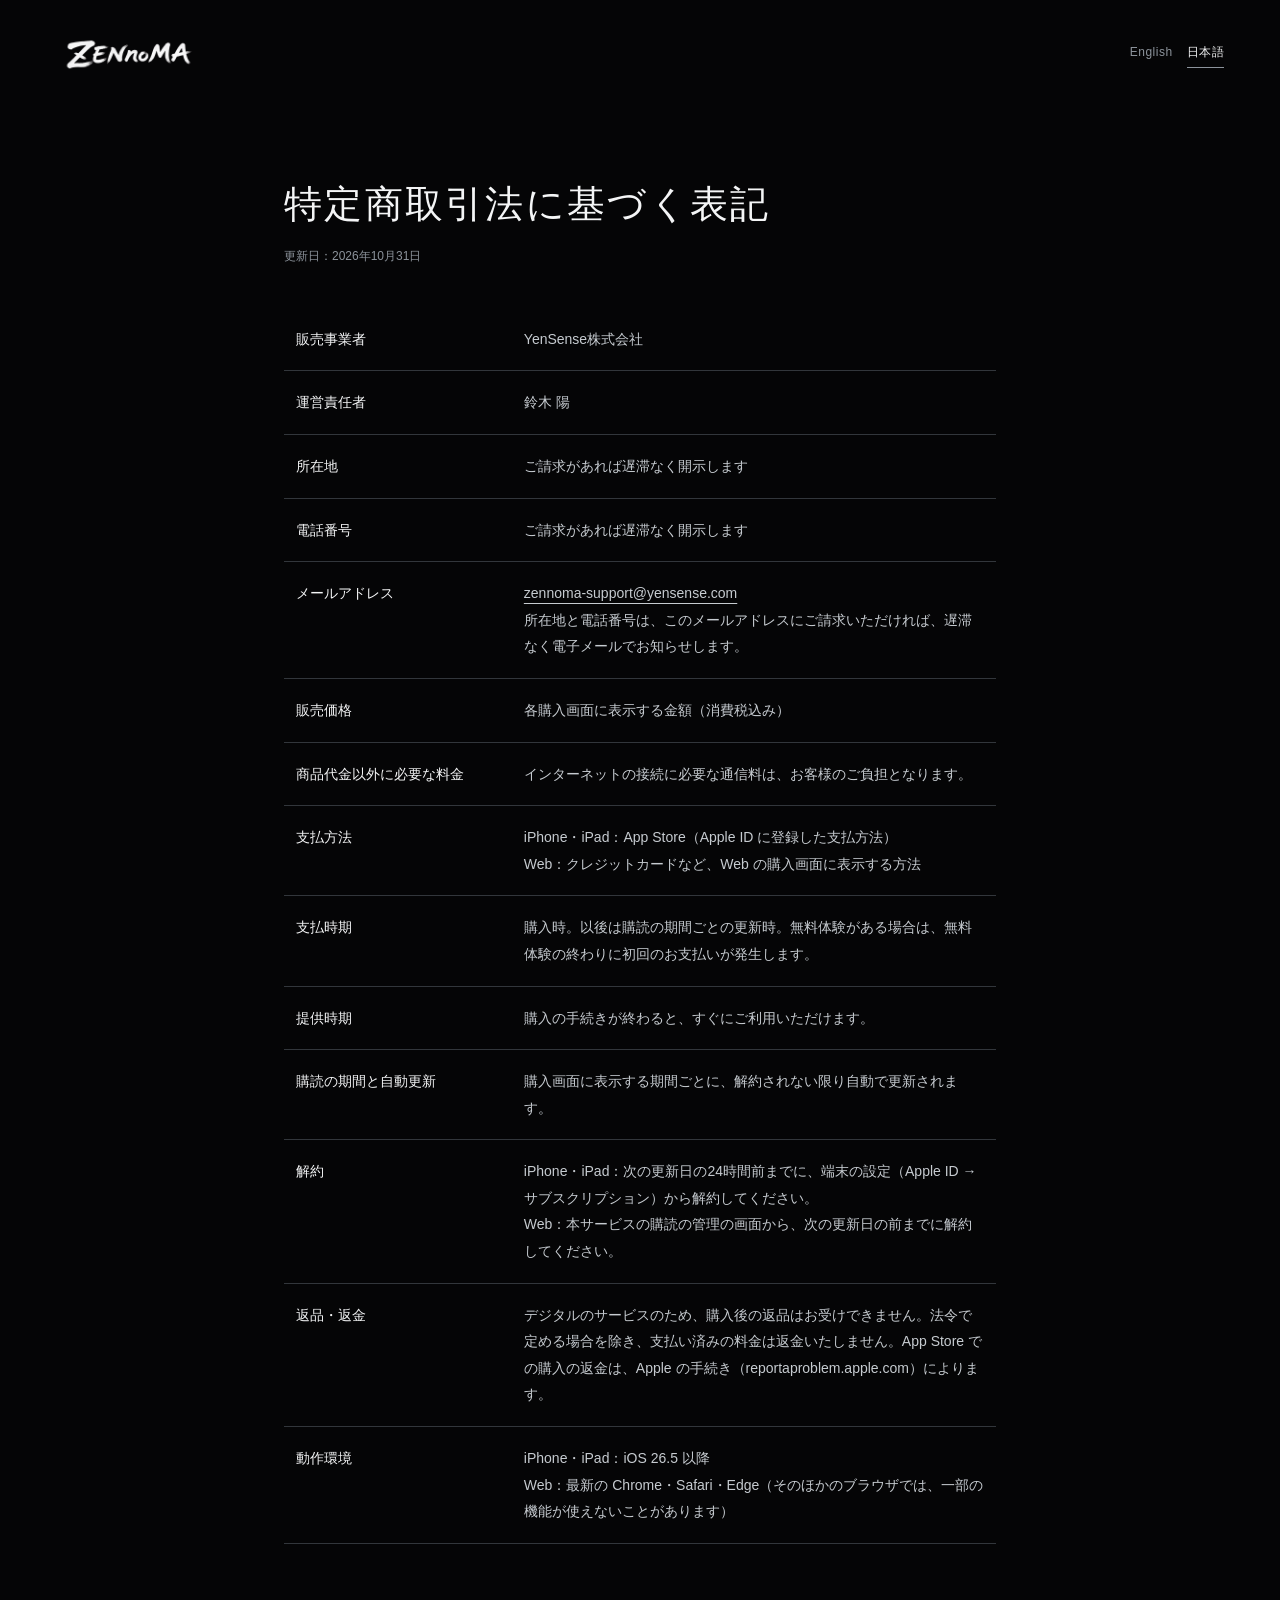
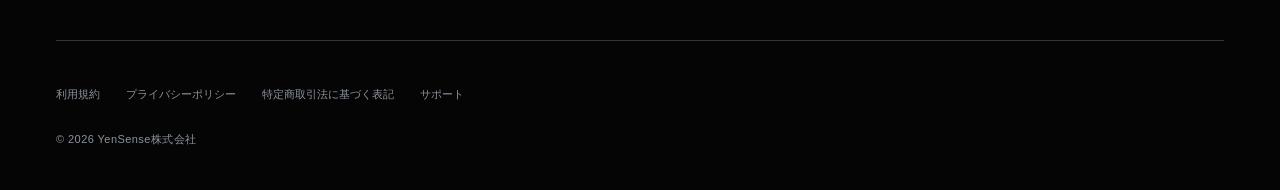
<file: ja/legal.html>
<!doctype html>
<html lang="ja">
<head>
<meta charset="utf-8">
<meta name="viewport" content="width=device-width, initial-scale=1">
<title>特定商取引法に基づく表記 — ZENnoMA</title>
<meta name="description" content="ZENnoMA の特定商取引法に基づく表記です。">
<script>try{if(localStorage.getItem("zennoma.site.theme")==="light")document.documentElement.dataset.theme="light"}catch(e){}</script>
<link rel="stylesheet" href="/site.css">
<script src="/site.js" defer></script>
<link rel="icon" href="/assets/icon-192.png">
<link rel="apple-touch-icon" href="/assets/apple-touch-icon.png">
<link rel="alternate" hreflang="en" href="https://zennoma.com/legal">
<link rel="alternate" hreflang="ja" href="https://zennoma.com/ja/legal">
<link rel="alternate" hreflang="x-default" href="https://zennoma.com/legal">
</head>
<body>
<header class="top">
  <a class="wordmark" href="/ja"><img class="on-paper" src="/assets/brand-on-paper.png" alt="ZENnoMA" width="84" height="28"><img class="on-ink" src="/assets/brand-on-ink.png" alt="ZENnoMA" width="84" height="28"></a>
  <div class="lang"><a href="/legal" hreflang="en" lang="en">English</a><span>日本語</span></div>
</header>
<main>
<article class="doc">
<h1>特定商取引法に基づく表記</h1>
<p class="dates">更新日：2026年10月31日</p>
<table>
<tr><th>販売事業者</th><td>YenSense株式会社</td></tr>
<tr><th>運営責任者</th><td>鈴木 陽</td></tr>
<tr><th>所在地</th><td>ご請求があれば遅滞なく開示します</td></tr>
<tr><th>電話番号</th><td>ご請求があれば遅滞なく開示します</td></tr>
<tr><th>メールアドレス</th><td><a href="mailto:zennoma-support@yensense.com">zennoma-support@yensense.com</a><br>所在地と電話番号は、このメールアドレスにご請求いただければ、遅滞なく電子メールでお知らせします。</td></tr>
<tr><th>販売価格</th><td>各購入画面に表示する金額（消費税込み）</td></tr>
<tr><th>商品代金以外に必要な料金</th><td>インターネットの接続に必要な通信料は、お客様のご負担となります。</td></tr>
<tr><th>支払方法</th><td>iPhone・iPad：App Store（Apple ID に登録した支払方法）<br>Web：クレジットカードなど、Web の購入画面に表示する方法</td></tr>
<tr><th>支払時期</th><td>購入時。以後は購読の期間ごとの更新時。無料体験がある場合は、無料体験の終わりに初回のお支払いが発生します。</td></tr>
<tr><th>提供時期</th><td>購入の手続きが終わると、すぐにご利用いただけます。</td></tr>
<tr><th>購読の期間と自動更新</th><td>購入画面に表示する期間ごとに、解約されない限り自動で更新されます。</td></tr>
<tr><th>解約</th><td>iPhone・iPad：次の更新日の24時間前までに、端末の設定（Apple ID → サブスクリプション）から解約してください。<br>Web：本サービスの購読の管理の画面から、次の更新日の前までに解約してください。</td></tr>
<tr><th>返品・返金</th><td>デジタルのサービスのため、購入後の返品はお受けできません。法令で定める場合を除き、支払い済みの料金は返金いたしません。App Store での購入の返金は、Apple の手続き（reportaproblem.apple.com）によります。</td></tr>
<tr><th>動作環境</th><td>iPhone・iPad：iOS 26.5 以降<br>Web：最新の Chrome・Safari・Edge（そのほかのブラウザでは、一部の機能が使えないことがあります）</td></tr>
</table>
</article>
</main>
<footer class="foot">
  <nav><a href="/ja/terms">利用規約</a><a href="/ja/privacy">プライバシーポリシー</a><a href="/ja/legal">特定商取引法に基づく表記</a><a href="/ja/support">サポート</a></nav>
  <p>© 2026 YenSense株式会社</p>
</footer>
</body>
</html>
</file>
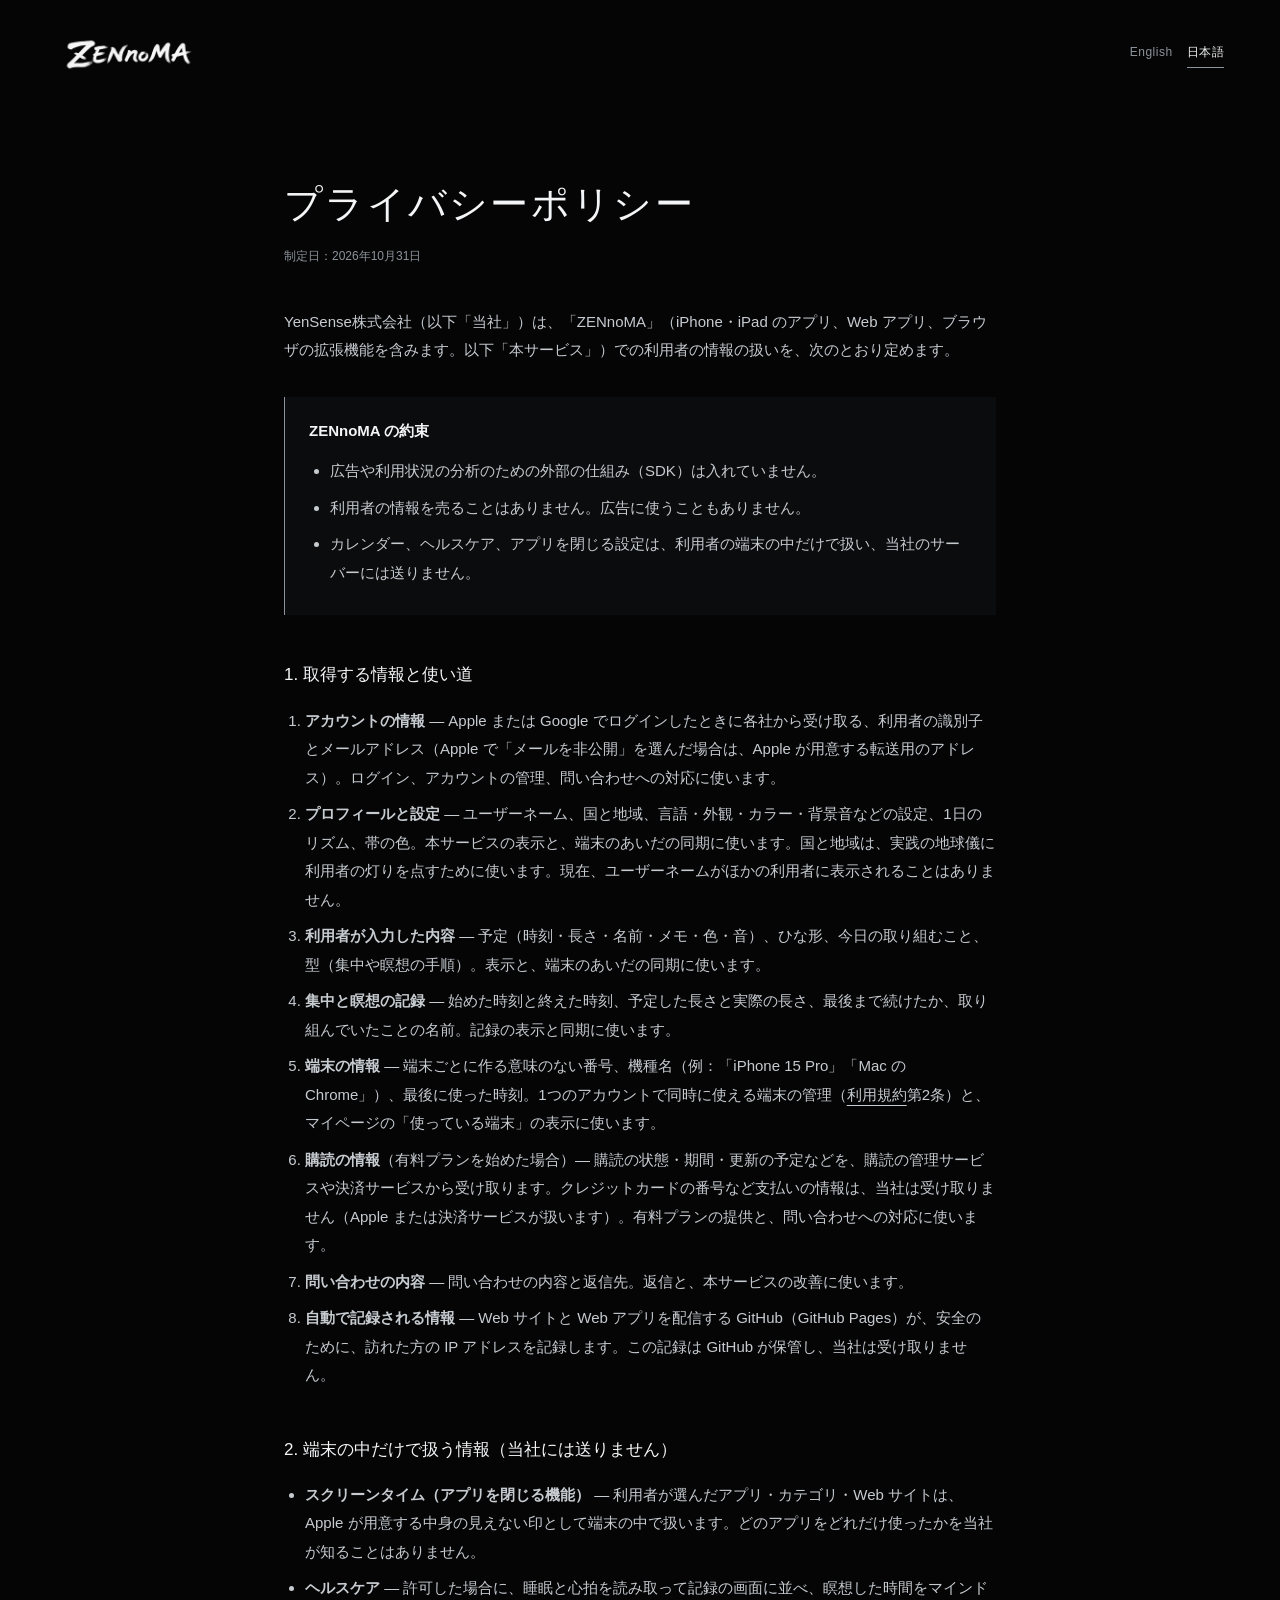
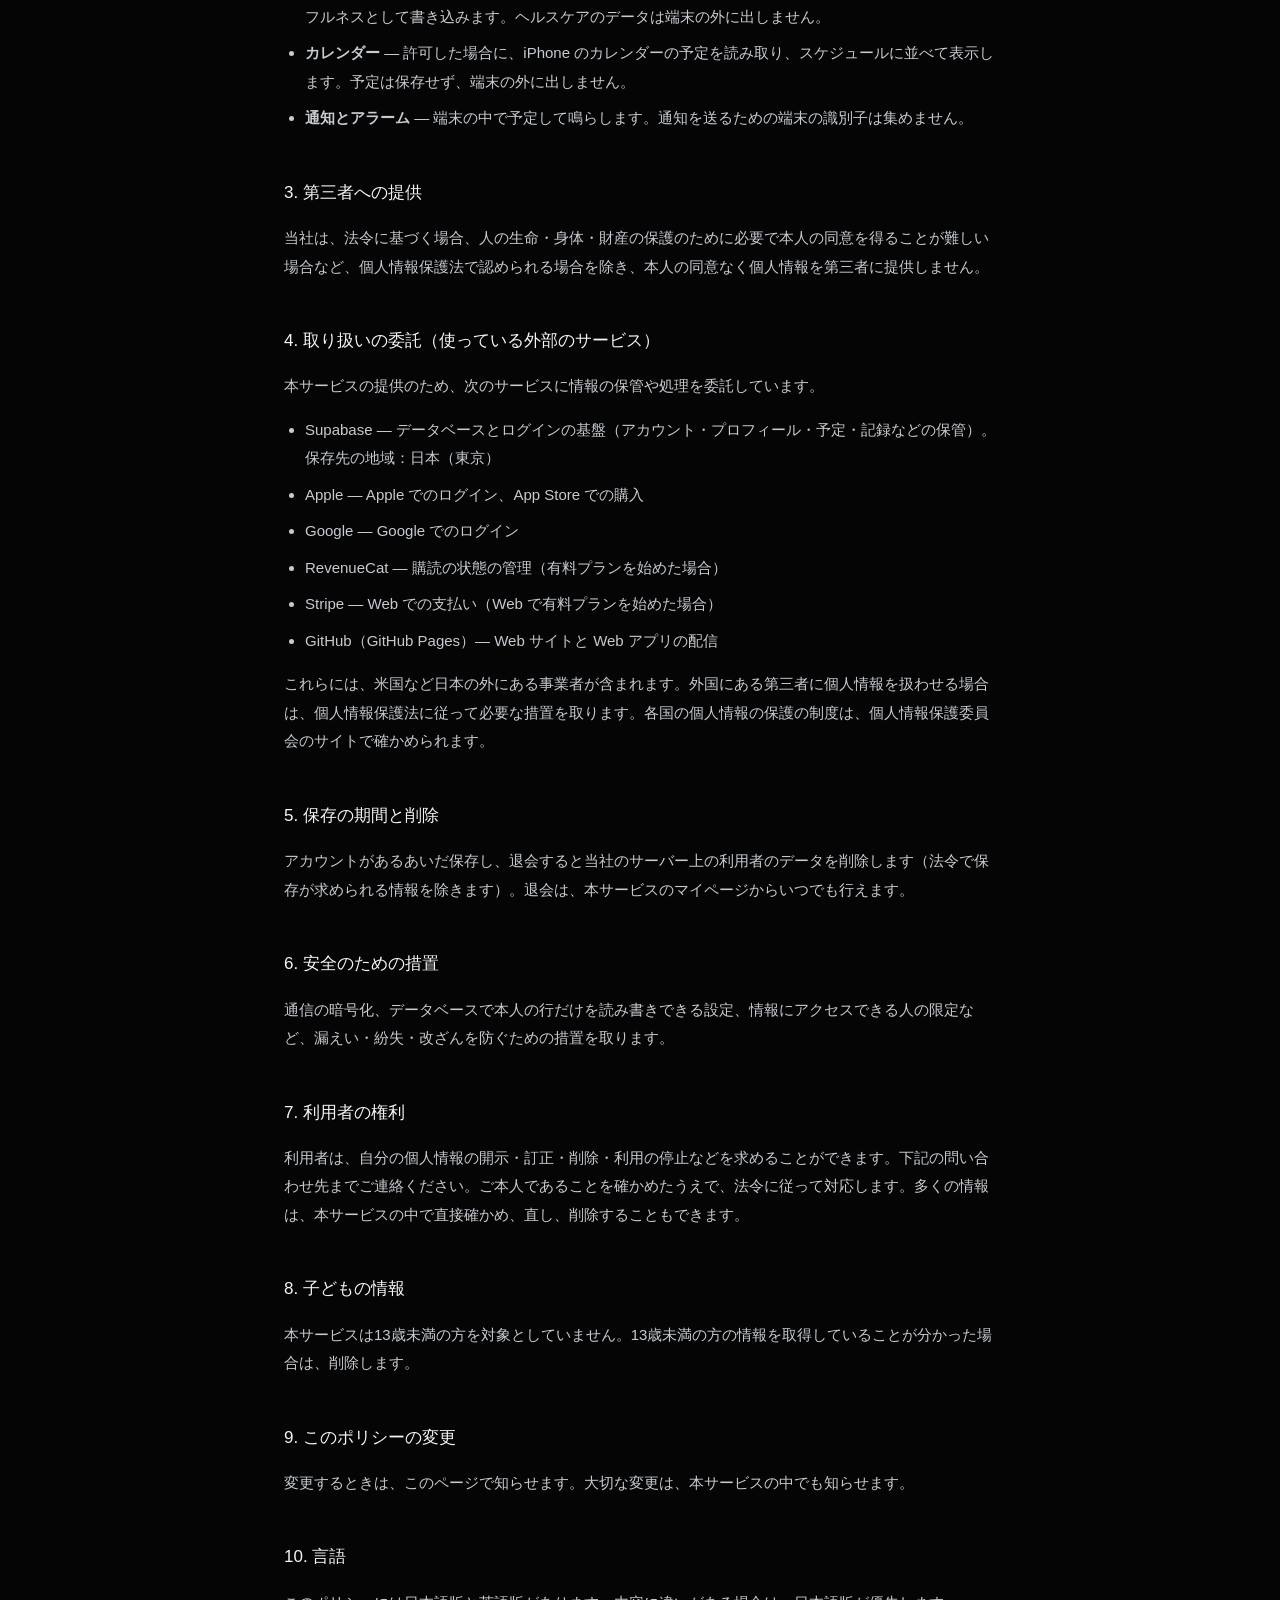
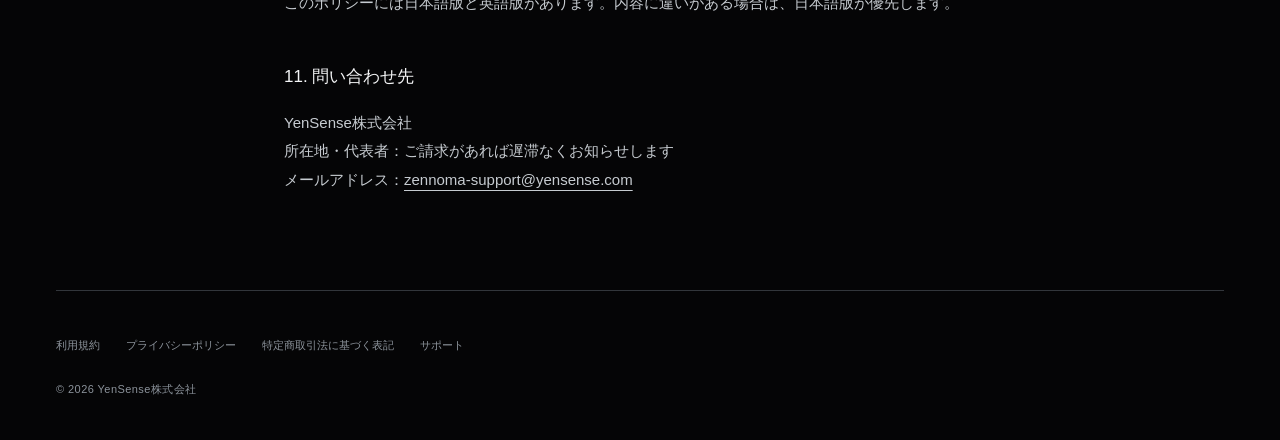
<file: ja/privacy.html>
<!doctype html>
<html lang="ja">
<head>
<meta charset="utf-8">
<meta name="viewport" content="width=device-width, initial-scale=1">
<title>プライバシーポリシー — ZENnoMA</title>
<meta name="description" content="ZENnoMA のプライバシーポリシーです。">
<script>try{if(localStorage.getItem("zennoma.site.theme")==="light")document.documentElement.dataset.theme="light"}catch(e){}</script>
<link rel="stylesheet" href="/site.css">
<script src="/site.js" defer></script>
<link rel="icon" href="/assets/icon-192.png">
<link rel="apple-touch-icon" href="/assets/apple-touch-icon.png">
<link rel="alternate" hreflang="en" href="https://zennoma.com/privacy">
<link rel="alternate" hreflang="ja" href="https://zennoma.com/ja/privacy">
<link rel="alternate" hreflang="x-default" href="https://zennoma.com/privacy">
</head>
<body>
<header class="top">
  <a class="wordmark" href="/ja"><img class="on-paper" src="/assets/brand-on-paper.png" alt="ZENnoMA" width="84" height="28"><img class="on-ink" src="/assets/brand-on-ink.png" alt="ZENnoMA" width="84" height="28"></a>
  <div class="lang"><a href="/privacy" hreflang="en" lang="en">English</a><span>日本語</span></div>
</header>
<main>
<article class="doc">
<h1>プライバシーポリシー</h1>
<p class="dates">制定日：2026年10月31日</p>

<p>YenSense株式会社（以下「当社」）は、「ZENnoMA」（iPhone・iPad のアプリ、Web アプリ、ブラウザの拡張機能を含みます。以下「本サービス」）での利用者の情報の扱いを、次のとおり定めます。</p>

<div class="summary">
<strong>ZENnoMA の約束</strong>
<ul>
<li>広告や利用状況の分析のための外部の仕組み（SDK）は入れていません。</li>
<li>利用者の情報を売ることはありません。広告に使うこともありません。</li>
<li>カレンダー、ヘルスケア、アプリを閉じる設定は、利用者の端末の中だけで扱い、当社のサーバーには送りません。</li>
</ul>
</div>

<h2>1. 取得する情報と使い道</h2>
<ol>
<li><strong>アカウントの情報</strong> — Apple または Google でログインしたときに各社から受け取る、利用者の識別子とメールアドレス（Apple で「メールを非公開」を選んだ場合は、Apple が用意する転送用のアドレス）。ログイン、アカウントの管理、問い合わせへの対応に使います。</li>
<li><strong>プロフィールと設定</strong> — ユーザーネーム、国と地域、言語・外観・カラー・背景音などの設定、1日のリズム、帯の色。本サービスの表示と、端末のあいだの同期に使います。国と地域は、実践の地球儀に利用者の灯りを点すために使います。現在、ユーザーネームがほかの利用者に表示されることはありません。</li>
<li><strong>利用者が入力した内容</strong> — 予定（時刻・長さ・名前・メモ・色・音）、ひな形、今日の取り組むこと、型（集中や瞑想の手順）。表示と、端末のあいだの同期に使います。</li>
<li><strong>集中と瞑想の記録</strong> — 始めた時刻と終えた時刻、予定した長さと実際の長さ、最後まで続けたか、取り組んでいたことの名前。記録の表示と同期に使います。</li>
<li><strong>端末の情報</strong> — 端末ごとに作る意味のない番号、機種名（例：「iPhone 15 Pro」「Mac の Chrome」）、最後に使った時刻。1つのアカウントで同時に使える端末の管理（<a href="/ja/terms">利用規約</a>第2条）と、マイページの「使っている端末」の表示に使います。</li>
<li><strong>購読の情報</strong>（有料プランを始めた場合）— 購読の状態・期間・更新の予定などを、購読の管理サービスや決済サービスから受け取ります。クレジットカードの番号など支払いの情報は、当社は受け取りません（Apple または決済サービスが扱います）。有料プランの提供と、問い合わせへの対応に使います。</li>
<li><strong>問い合わせの内容</strong> — 問い合わせの内容と返信先。返信と、本サービスの改善に使います。</li>
<li><strong>自動で記録される情報</strong> — Web サイトと Web アプリを配信する GitHub（GitHub Pages）が、安全のために、訪れた方の IP アドレスを記録します。この記録は GitHub が保管し、当社は受け取りません。</li>
</ol>

<h2>2. 端末の中だけで扱う情報（当社には送りません）</h2>
<ul>
<li><strong>スクリーンタイム（アプリを閉じる機能）</strong> — 利用者が選んだアプリ・カテゴリ・Web サイトは、Apple が用意する中身の見えない印として端末の中で扱います。どのアプリをどれだけ使ったかを当社が知ることはありません。</li>
<li><strong>ヘルスケア</strong> — 許可した場合に、睡眠と心拍を読み取って記録の画面に並べ、瞑想した時間をマインドフルネスとして書き込みます。ヘルスケアのデータは端末の外に出しません。</li>
<li><strong>カレンダー</strong> — 許可した場合に、iPhone のカレンダーの予定を読み取り、スケジュールに並べて表示します。予定は保存せず、端末の外に出しません。</li>
<li><strong>通知とアラーム</strong> — 端末の中で予定して鳴らします。通知を送るための端末の識別子は集めません。</li>
</ul>

<h2>3. 第三者への提供</h2>
<p>当社は、法令に基づく場合、人の生命・身体・財産の保護のために必要で本人の同意を得ることが難しい場合など、個人情報保護法で認められる場合を除き、本人の同意なく個人情報を第三者に提供しません。</p>

<h2>4. 取り扱いの委託（使っている外部のサービス）</h2>
<p>本サービスの提供のため、次のサービスに情報の保管や処理を委託しています。</p>
<ul>
<li>Supabase — データベースとログインの基盤（アカウント・プロフィール・予定・記録などの保管）。保存先の地域：日本（東京）</li>
<li>Apple — Apple でのログイン、App Store での購入</li>
<li>Google — Google でのログイン</li>
<li>RevenueCat — 購読の状態の管理（有料プランを始めた場合）</li>
<li>Stripe — Web での支払い（Web で有料プランを始めた場合）</li>
<li>GitHub（GitHub Pages）— Web サイトと Web アプリの配信</li>
</ul>
<p>これらには、米国など日本の外にある事業者が含まれます。外国にある第三者に個人情報を扱わせる場合は、個人情報保護法に従って必要な措置を取ります。各国の個人情報の保護の制度は、個人情報保護委員会のサイトで確かめられます。</p>

<h2>5. 保存の期間と削除</h2>
<p>アカウントがあるあいだ保存し、退会すると当社のサーバー上の利用者のデータを削除します（法令で保存が求められる情報を除きます）。退会は、本サービスのマイページからいつでも行えます。</p>

<h2>6. 安全のための措置</h2>
<p>通信の暗号化、データベースで本人の行だけを読み書きできる設定、情報にアクセスできる人の限定など、漏えい・紛失・改ざんを防ぐための措置を取ります。</p>

<h2>7. 利用者の権利</h2>
<p>利用者は、自分の個人情報の開示・訂正・削除・利用の停止などを求めることができます。下記の問い合わせ先までご連絡ください。ご本人であることを確かめたうえで、法令に従って対応します。多くの情報は、本サービスの中で直接確かめ、直し、削除することもできます。</p>

<h2>8. 子どもの情報</h2>
<p>本サービスは13歳未満の方を対象としていません。13歳未満の方の情報を取得していることが分かった場合は、削除します。</p>

<h2>9. このポリシーの変更</h2>
<p>変更するときは、このページで知らせます。大切な変更は、本サービスの中でも知らせます。</p>

<h2>10. 言語</h2>
<p>このポリシーには日本語版と英語版があります。内容に違いがある場合は、日本語版が優先します。</p>

<h2>11. 問い合わせ先</h2>
<p>YenSense株式会社<br>
所在地・代表者：ご請求があれば遅滞なくお知らせします<br>
メールアドレス：<a href="mailto:zennoma-support@yensense.com">zennoma-support@yensense.com</a></p>
</article>
</main>
<footer class="foot">
  <nav><a href="/ja/terms">利用規約</a><a href="/ja/privacy">プライバシーポリシー</a><a href="/ja/legal">特定商取引法に基づく表記</a><a href="/ja/support">サポート</a></nav>
  <p>© 2026 YenSense株式会社</p>
</footer>
</body>
</html>
</file>
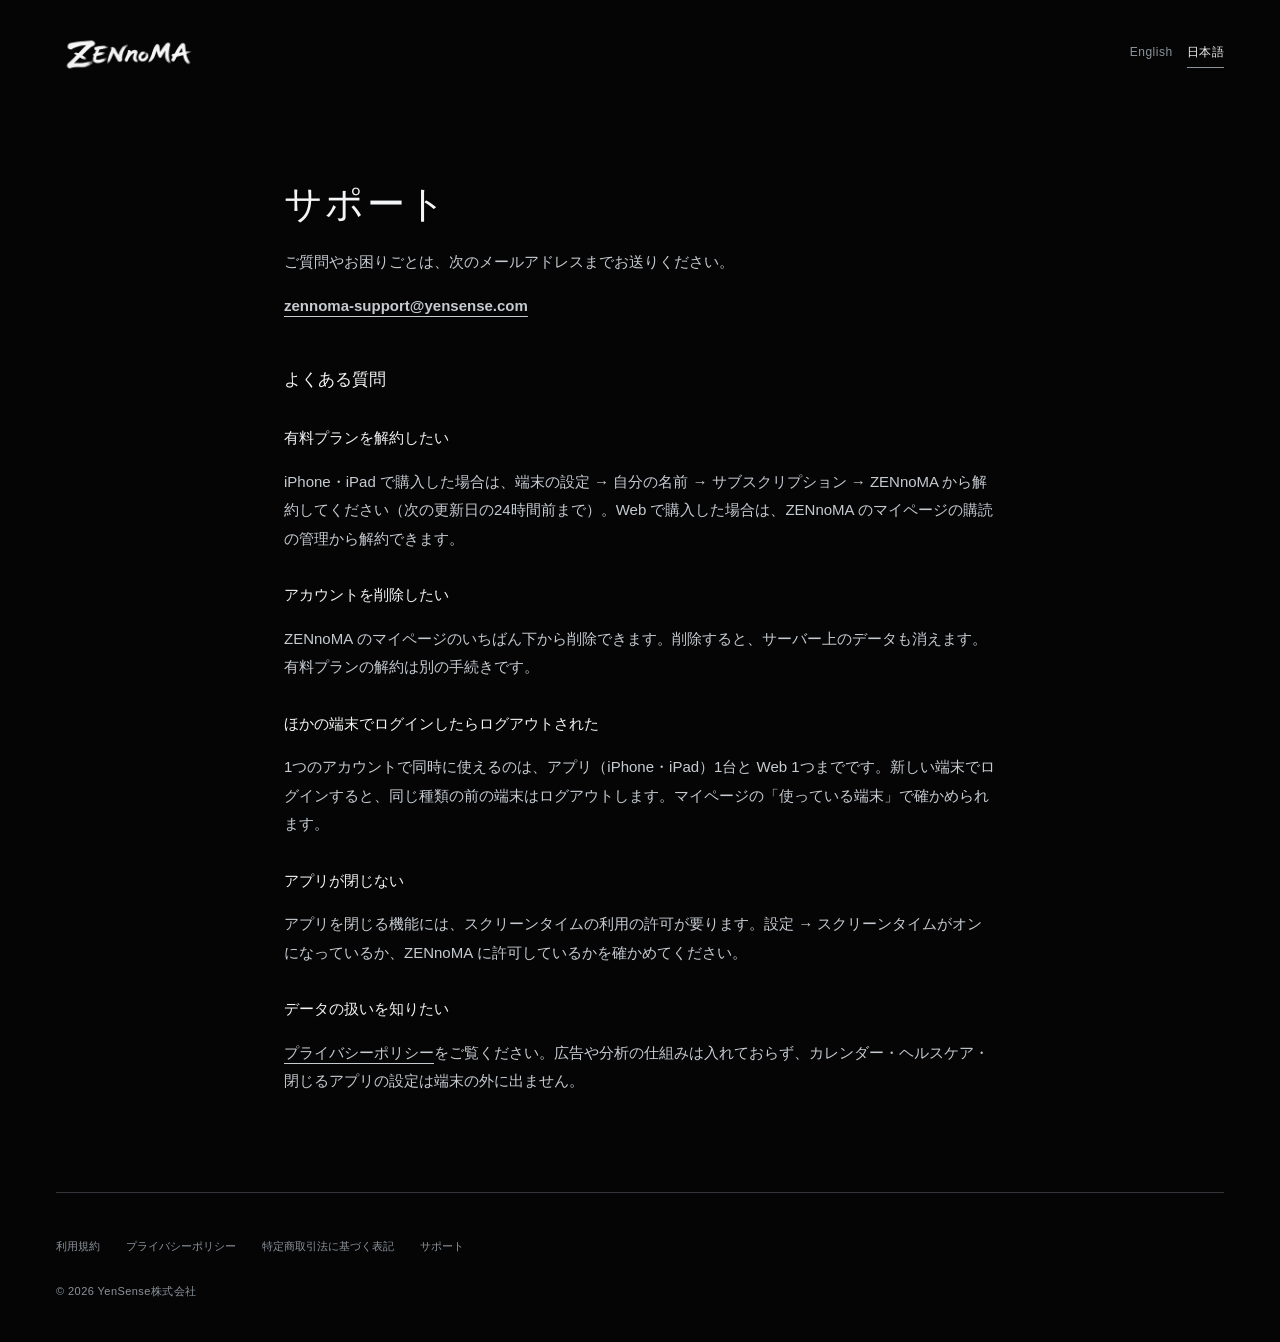
<file: ja/support.html>
<!doctype html>
<html lang="ja">
<head>
<meta charset="utf-8">
<meta name="viewport" content="width=device-width, initial-scale=1">
<title>サポート — ZENnoMA</title>
<meta name="description" content="ZENnoMA のサポートです。">
<script>try{if(localStorage.getItem("zennoma.site.theme")==="light")document.documentElement.dataset.theme="light"}catch(e){}</script>
<link rel="stylesheet" href="/site.css">
<script src="/site.js" defer></script>
<link rel="icon" href="/assets/icon-192.png">
<link rel="apple-touch-icon" href="/assets/apple-touch-icon.png">
<link rel="alternate" hreflang="en" href="https://zennoma.com/support">
<link rel="alternate" hreflang="ja" href="https://zennoma.com/ja/support">
<link rel="alternate" hreflang="x-default" href="https://zennoma.com/support">
</head>
<body>
<header class="top">
  <a class="wordmark" href="/ja"><img class="on-paper" src="/assets/brand-on-paper.png" alt="ZENnoMA" width="84" height="28"><img class="on-ink" src="/assets/brand-on-ink.png" alt="ZENnoMA" width="84" height="28"></a>
  <div class="lang"><a href="/support" hreflang="en" lang="en">English</a><span>日本語</span></div>
</header>
<main>
<article class="doc">
<h1>サポート</h1>
<p>ご質問やお困りごとは、次のメールアドレスまでお送りください。</p>
<p><strong><a href="mailto:zennoma-support@yensense.com">zennoma-support@yensense.com</a></strong></p>

<h2>よくある質問</h2>
<h3>有料プランを解約したい</h3>
<p>iPhone・iPad で購入した場合は、端末の設定 → 自分の名前 → サブスクリプション → ZENnoMA から解約してください（次の更新日の24時間前まで）。Web で購入した場合は、ZENnoMA のマイページの購読の管理から解約できます。</p>
<h3>アカウントを削除したい</h3>
<p>ZENnoMA のマイページのいちばん下から削除できます。削除すると、サーバー上のデータも消えます。有料プランの解約は別の手続きです。</p>
<h3>ほかの端末でログインしたらログアウトされた</h3>
<p>1つのアカウントで同時に使えるのは、アプリ（iPhone・iPad）1台と Web 1つまでです。新しい端末でログインすると、同じ種類の前の端末はログアウトします。マイページの「使っている端末」で確かめられます。</p>
<h3>アプリが閉じない</h3>
<p>アプリを閉じる機能には、スクリーンタイムの利用の許可が要ります。設定 → スクリーンタイムがオンになっているか、ZENnoMA に許可しているかを確かめてください。</p>
<h3>データの扱いを知りたい</h3>
<p><a href="/ja/privacy">プライバシーポリシー</a>をご覧ください。広告や分析の仕組みは入れておらず、カレンダー・ヘルスケア・閉じるアプリの設定は端末の外に出ません。</p>
</article>
</main>
<footer class="foot">
  <nav><a href="/ja/terms">利用規約</a><a href="/ja/privacy">プライバシーポリシー</a><a href="/ja/legal">特定商取引法に基づく表記</a><a href="/ja/support">サポート</a></nav>
  <p>© 2026 YenSense株式会社</p>
</footer>
</body>
</html>
</file>
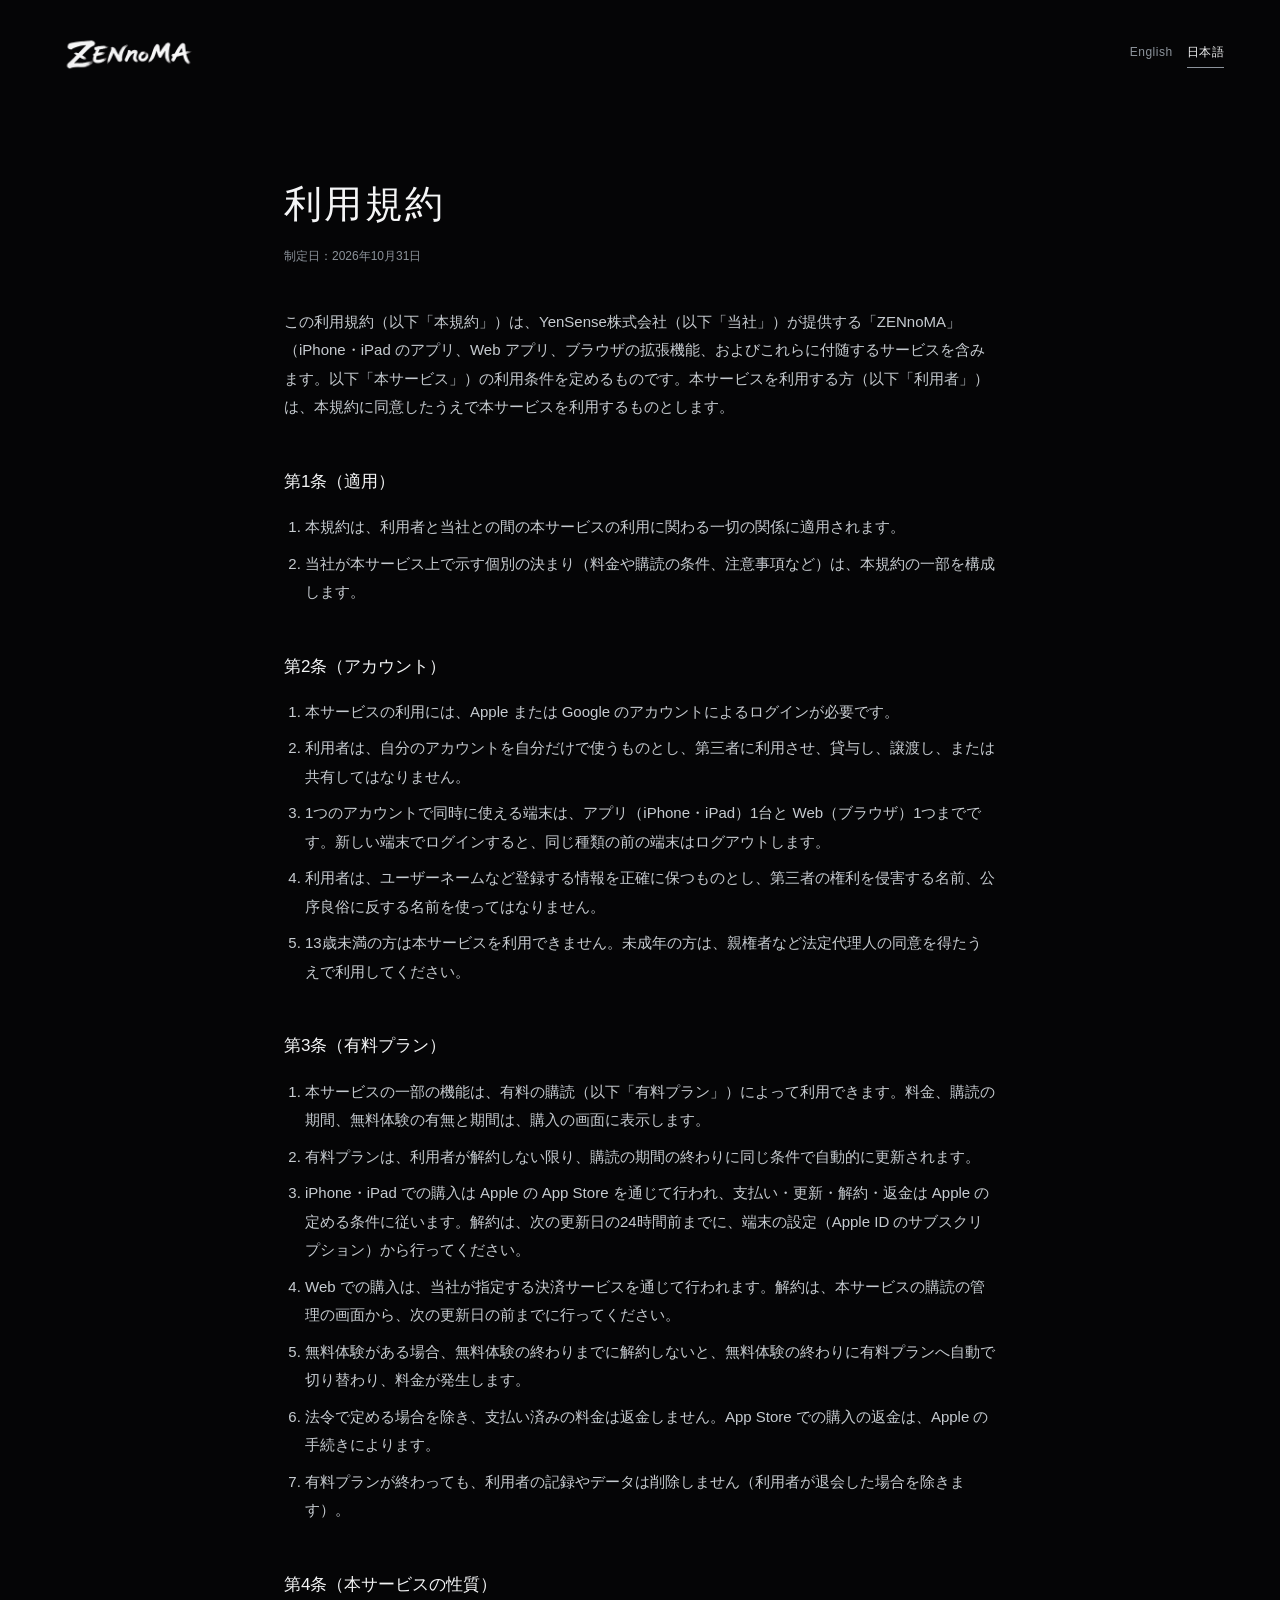
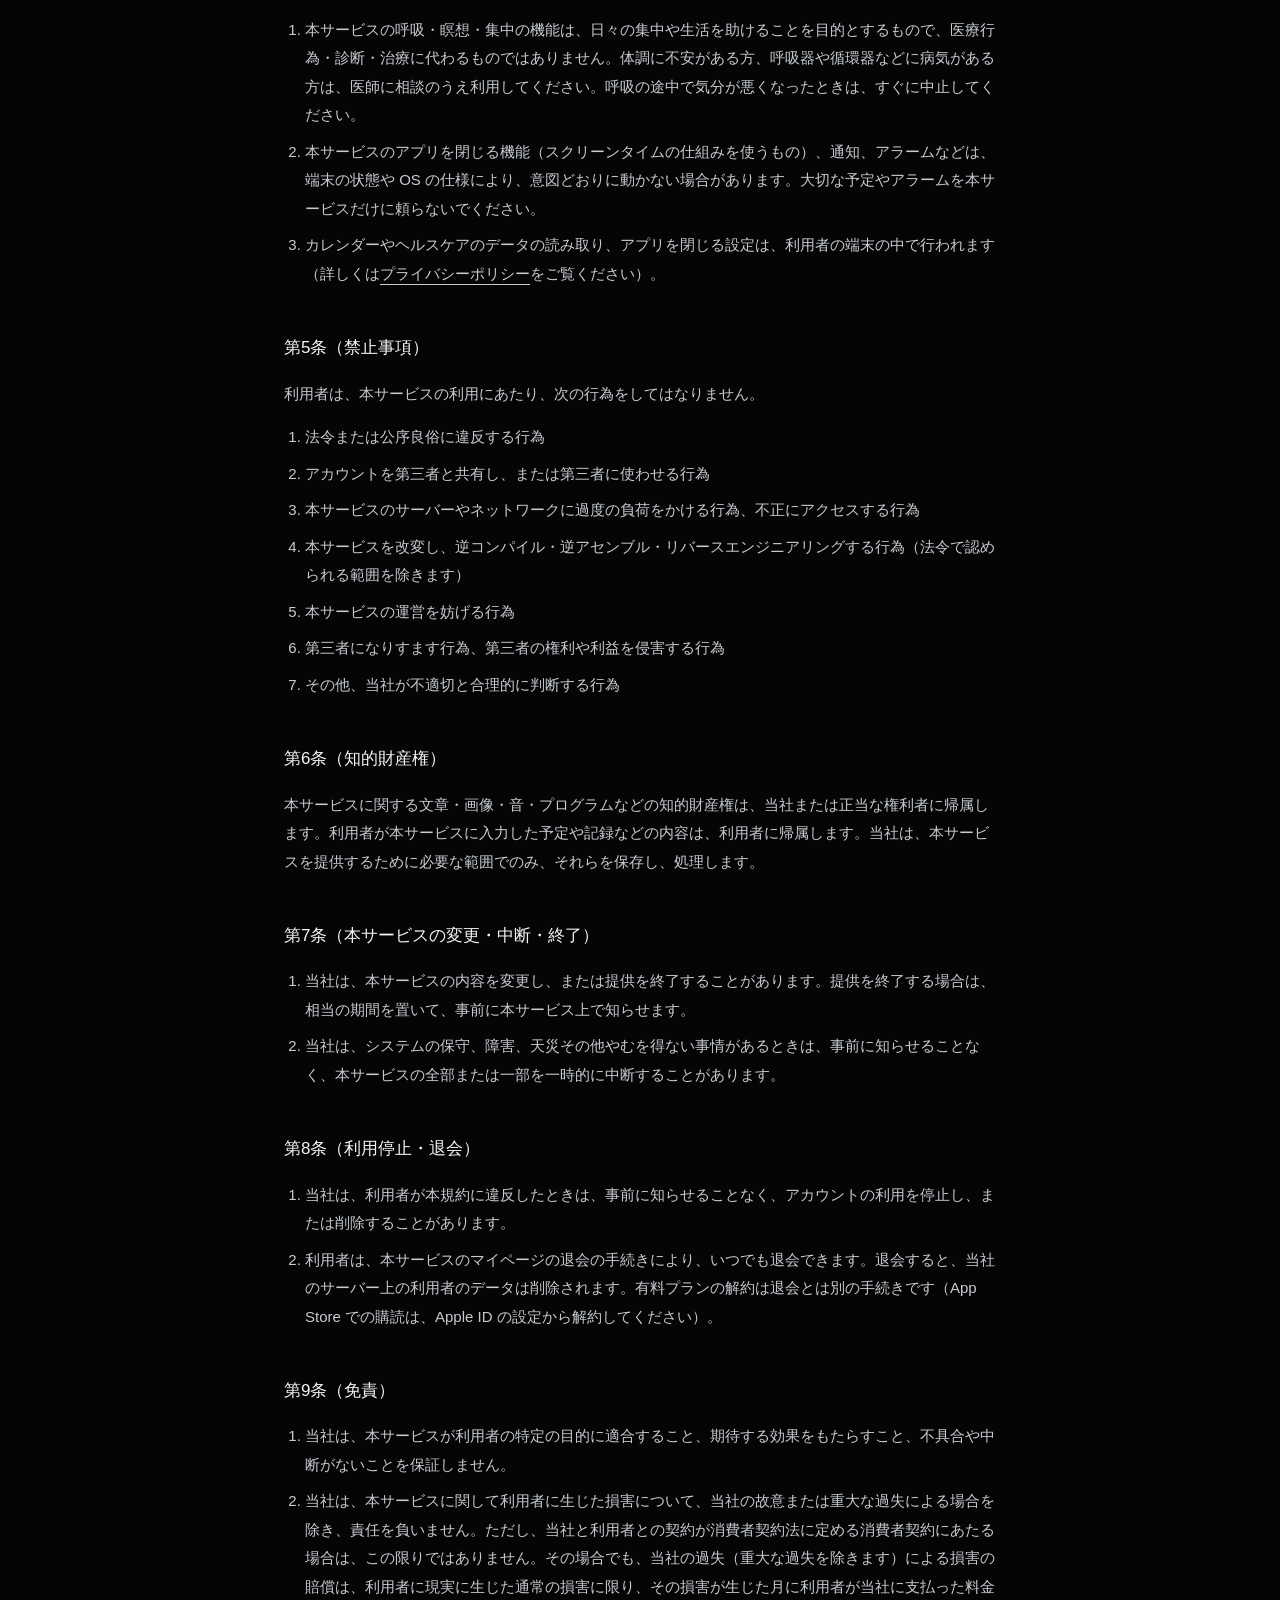
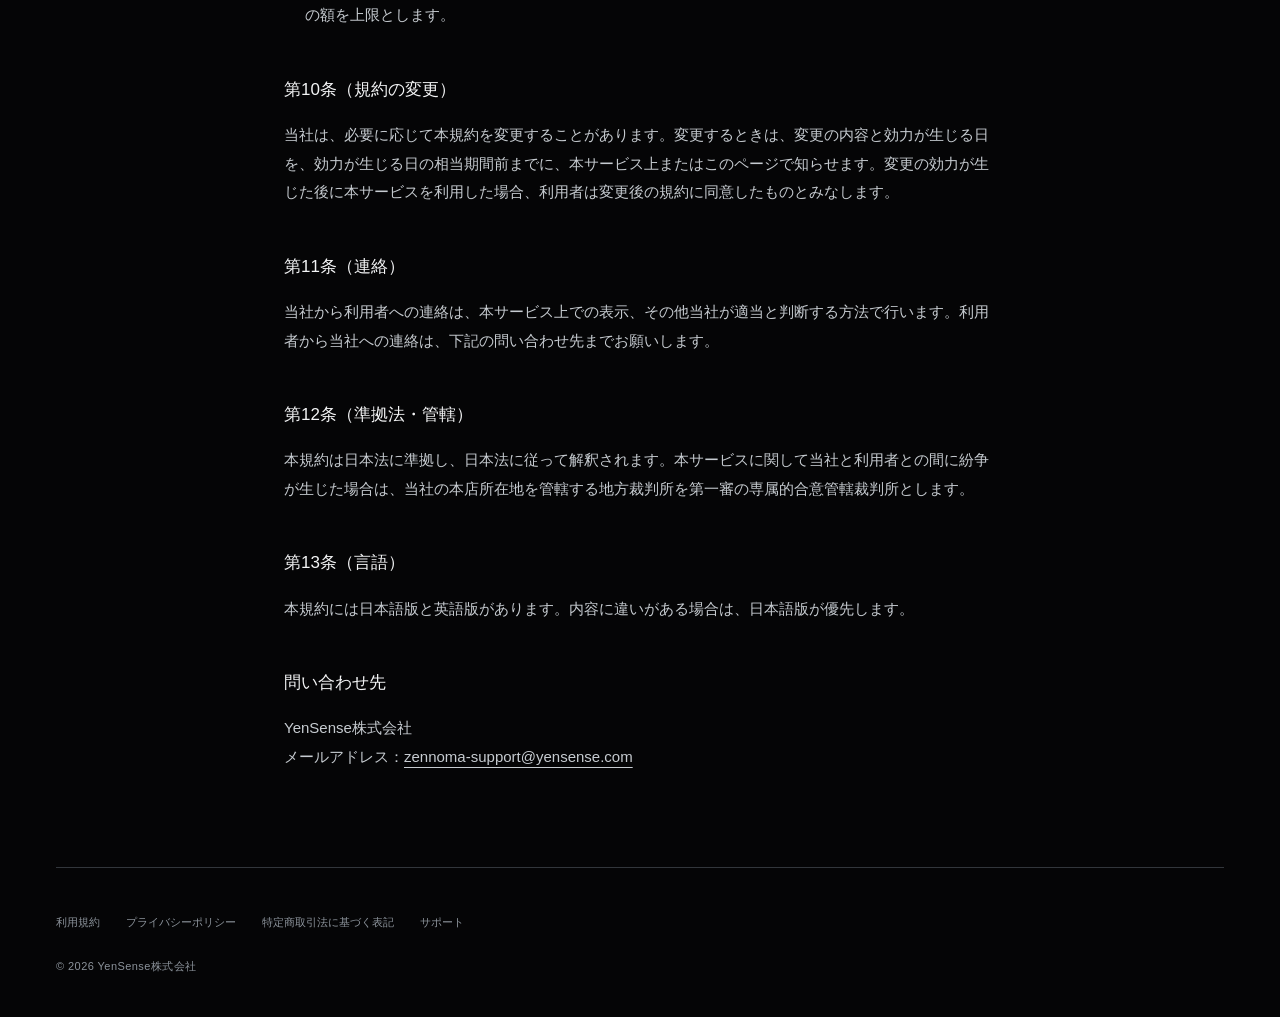
<file: ja/terms.html>
<!doctype html>
<html lang="ja">
<head>
<meta charset="utf-8">
<meta name="viewport" content="width=device-width, initial-scale=1">
<title>利用規約 — ZENnoMA</title>
<meta name="description" content="ZENnoMA の利用規約です。">
<script>try{if(localStorage.getItem("zennoma.site.theme")==="light")document.documentElement.dataset.theme="light"}catch(e){}</script>
<link rel="stylesheet" href="/site.css">
<script src="/site.js" defer></script>
<link rel="icon" href="/assets/icon-192.png">
<link rel="apple-touch-icon" href="/assets/apple-touch-icon.png">
<link rel="alternate" hreflang="en" href="https://zennoma.com/terms">
<link rel="alternate" hreflang="ja" href="https://zennoma.com/ja/terms">
<link rel="alternate" hreflang="x-default" href="https://zennoma.com/terms">
</head>
<body>
<header class="top">
  <a class="wordmark" href="/ja"><img class="on-paper" src="/assets/brand-on-paper.png" alt="ZENnoMA" width="84" height="28"><img class="on-ink" src="/assets/brand-on-ink.png" alt="ZENnoMA" width="84" height="28"></a>
  <div class="lang"><a href="/terms" hreflang="en" lang="en">English</a><span>日本語</span></div>
</header>
<main>
<article class="doc">
<h1>利用規約</h1>
<p class="dates">制定日：2026年10月31日</p>

<p>この利用規約（以下「本規約」）は、YenSense株式会社（以下「当社」）が提供する「ZENnoMA」（iPhone・iPad のアプリ、Web アプリ、ブラウザの拡張機能、およびこれらに付随するサービスを含みます。以下「本サービス」）の利用条件を定めるものです。本サービスを利用する方（以下「利用者」）は、本規約に同意したうえで本サービスを利用するものとします。</p>

<h2>第1条（適用）</h2>
<ol>
<li>本規約は、利用者と当社との間の本サービスの利用に関わる一切の関係に適用されます。</li>
<li>当社が本サービス上で示す個別の決まり（料金や購読の条件、注意事項など）は、本規約の一部を構成します。</li>
</ol>

<h2>第2条（アカウント）</h2>
<ol>
<li>本サービスの利用には、Apple または Google のアカウントによるログインが必要です。</li>
<li>利用者は、自分のアカウントを自分だけで使うものとし、第三者に利用させ、貸与し、譲渡し、または共有してはなりません。</li>
<li>1つのアカウントで同時に使える端末は、アプリ（iPhone・iPad）1台と Web（ブラウザ）1つまでです。新しい端末でログインすると、同じ種類の前の端末はログアウトします。</li>
<li>利用者は、ユーザーネームなど登録する情報を正確に保つものとし、第三者の権利を侵害する名前、公序良俗に反する名前を使ってはなりません。</li>
<li>13歳未満の方は本サービスを利用できません。未成年の方は、親権者など法定代理人の同意を得たうえで利用してください。</li>
</ol>

<h2>第3条（有料プラン）</h2>
<ol>
<li>本サービスの一部の機能は、有料の購読（以下「有料プラン」）によって利用できます。料金、購読の期間、無料体験の有無と期間は、購入の画面に表示します。</li>
<li>有料プランは、利用者が解約しない限り、購読の期間の終わりに同じ条件で自動的に更新されます。</li>
<li>iPhone・iPad での購入は Apple の App Store を通じて行われ、支払い・更新・解約・返金は Apple の定める条件に従います。解約は、次の更新日の24時間前までに、端末の設定（Apple ID のサブスクリプション）から行ってください。</li>
<li>Web での購入は、当社が指定する決済サービスを通じて行われます。解約は、本サービスの購読の管理の画面から、次の更新日の前までに行ってください。</li>
<li>無料体験がある場合、無料体験の終わりまでに解約しないと、無料体験の終わりに有料プランへ自動で切り替わり、料金が発生します。</li>
<li>法令で定める場合を除き、支払い済みの料金は返金しません。App Store での購入の返金は、Apple の手続きによります。</li>
<li>有料プランが終わっても、利用者の記録やデータは削除しません（利用者が退会した場合を除きます）。</li>
</ol>

<h2>第4条（本サービスの性質）</h2>
<ol>
<li>本サービスの呼吸・瞑想・集中の機能は、日々の集中や生活を助けることを目的とするもので、医療行為・診断・治療に代わるものではありません。体調に不安がある方、呼吸器や循環器などに病気がある方は、医師に相談のうえ利用してください。呼吸の途中で気分が悪くなったときは、すぐに中止してください。</li>
<li>本サービスのアプリを閉じる機能（スクリーンタイムの仕組みを使うもの）、通知、アラームなどは、端末の状態や OS の仕様により、意図どおりに動かない場合があります。大切な予定やアラームを本サービスだけに頼らないでください。</li>
<li>カレンダーやヘルスケアのデータの読み取り、アプリを閉じる設定は、利用者の端末の中で行われます（詳しくは<a href="/ja/privacy">プライバシーポリシー</a>をご覧ください）。</li>
</ol>

<h2>第5条（禁止事項）</h2>
<p>利用者は、本サービスの利用にあたり、次の行為をしてはなりません。</p>
<ol>
<li>法令または公序良俗に違反する行為</li>
<li>アカウントを第三者と共有し、または第三者に使わせる行為</li>
<li>本サービスのサーバーやネットワークに過度の負荷をかける行為、不正にアクセスする行為</li>
<li>本サービスを改変し、逆コンパイル・逆アセンブル・リバースエンジニアリングする行為（法令で認められる範囲を除きます）</li>
<li>本サービスの運営を妨げる行為</li>
<li>第三者になりすます行為、第三者の権利や利益を侵害する行為</li>
<li>その他、当社が不適切と合理的に判断する行為</li>
</ol>

<h2>第6条（知的財産権）</h2>
<p>本サービスに関する文章・画像・音・プログラムなどの知的財産権は、当社または正当な権利者に帰属します。利用者が本サービスに入力した予定や記録などの内容は、利用者に帰属します。当社は、本サービスを提供するために必要な範囲でのみ、それらを保存し、処理します。</p>

<h2>第7条（本サービスの変更・中断・終了）</h2>
<ol>
<li>当社は、本サービスの内容を変更し、または提供を終了することがあります。提供を終了する場合は、相当の期間を置いて、事前に本サービス上で知らせます。</li>
<li>当社は、システムの保守、障害、天災その他やむを得ない事情があるときは、事前に知らせることなく、本サービスの全部または一部を一時的に中断することがあります。</li>
</ol>

<h2>第8条（利用停止・退会）</h2>
<ol>
<li>当社は、利用者が本規約に違反したときは、事前に知らせることなく、アカウントの利用を停止し、または削除することがあります。</li>
<li>利用者は、本サービスのマイページの退会の手続きにより、いつでも退会できます。退会すると、当社のサーバー上の利用者のデータは削除されます。有料プランの解約は退会とは別の手続きです（App Store での購読は、Apple ID の設定から解約してください）。</li>
</ol>

<h2>第9条（免責）</h2>
<ol>
<li>当社は、本サービスが利用者の特定の目的に適合すること、期待する効果をもたらすこと、不具合や中断がないことを保証しません。</li>
<li>当社は、本サービスに関して利用者に生じた損害について、当社の故意または重大な過失による場合を除き、責任を負いません。ただし、当社と利用者との契約が消費者契約法に定める消費者契約にあたる場合は、この限りではありません。その場合でも、当社の過失（重大な過失を除きます）による損害の賠償は、利用者に現実に生じた通常の損害に限り、その損害が生じた月に利用者が当社に支払った料金の額を上限とします。</li>
</ol>

<h2>第10条（規約の変更）</h2>
<p>当社は、必要に応じて本規約を変更することがあります。変更するときは、変更の内容と効力が生じる日を、効力が生じる日の相当期間前までに、本サービス上またはこのページで知らせます。変更の効力が生じた後に本サービスを利用した場合、利用者は変更後の規約に同意したものとみなします。</p>

<h2>第11条（連絡）</h2>
<p>当社から利用者への連絡は、本サービス上での表示、その他当社が適当と判断する方法で行います。利用者から当社への連絡は、下記の問い合わせ先までお願いします。</p>

<h2>第12条（準拠法・管轄）</h2>
<p>本規約は日本法に準拠し、日本法に従って解釈されます。本サービスに関して当社と利用者との間に紛争が生じた場合は、当社の本店所在地を管轄する地方裁判所を第一審の専属的合意管轄裁判所とします。</p>

<h2>第13条（言語）</h2>
<p>本規約には日本語版と英語版があります。内容に違いがある場合は、日本語版が優先します。</p>

<h2>問い合わせ先</h2>
<p>YenSense株式会社<br>メールアドレス：<a href="mailto:zennoma-support@yensense.com">zennoma-support@yensense.com</a></p>
</article>
</main>
<footer class="foot">
  <nav><a href="/ja/terms">利用規約</a><a href="/ja/privacy">プライバシーポリシー</a><a href="/ja/legal">特定商取引法に基づく表記</a><a href="/ja/support">サポート</a></nav>
  <p>© 2026 YenSense株式会社</p>
</footer>
</body>
</html>
</file>
<file: site.css>
/* サイト共通。色は shared/tokens.json の青墨・白に合わせる。差し色（金・朱）は使わない（D235）。 */
:root {
  color-scheme: dark;
  --bg: #050506; --surface: #0b0c0e; --ink: #f4f5f6; --ink2: #c6cbd0;
  --ink3: #8c939b; --hair: #32363b; --accent: #c9a96a; --accent-soft: #c9a96a12;
  --serif: "Hiragino Mincho ProN", "Yu Mincho", "Noto Serif JP", Georgia, serif;
  --sans: "Hiragino Sans", "Hiragino Kaku Gothic ProN", "Yu Gothic", "Noto Sans JP", -apple-system, BlinkMacSystemFont, sans-serif;
}
html[data-theme="light"] {
  color-scheme: light;
  --bg: #fafbfc; --surface: #ffffff; --ink: #15171a; --ink2: #3c434a;
  --ink3: #6a727b; --hair: #e0e4e8; --accent: #c0402a; --accent-soft: #c0402a0a;
}
* { box-sizing: border-box; }
[hidden] { display: none !important; }
html { -webkit-text-size-adjust: 100%; scroll-behavior: smooth; scroll-padding-top: 32px; }
body { margin: 0; background: var(--bg); color: var(--ink); font: 300 15px/1.9 var(--sans); -webkit-font-smoothing: antialiased; }
/* 英語のページは欧文の書体を先に（ヒラギノの欧文より読みやすい） */
html[lang="en"] body { font-family: -apple-system, BlinkMacSystemFont, "Segoe UI", "Helvetica Neue", Arial, var(--sans); }
button, input { font: inherit; }
button, a { -webkit-tap-highlight-color: transparent; }
a { color: inherit; text-underline-offset: 5px; }
button { color: inherit; }
img { max-width: 100%; height: auto; }
button, summary { cursor: pointer; }
::selection { background: var(--ink); color: var(--bg); }
:focus-visible { outline: 2px solid var(--ink2); outline-offset: 6px; }
.on-paper { display: none !important; }
html[data-theme="light"] .on-paper { display: block !important; }
html[data-theme="light"] .on-ink { display: none !important; }
.skip-link { position: absolute; top: -80px; left: 20px; z-index: 10; padding: 12px 20px; background: var(--ink); color: var(--bg); }
.skip-link:focus { top: 12px; }
.top { position: relative; z-index: 2; max-width: 1248px; margin: auto; padding: 28px 40px; display: flex; align-items: center; justify-content: space-between; gap: 24px; }
.wordmark { display: inline-flex; align-items: center; min-height: 44px; flex-shrink: 0; }
.top .wordmark img { width: 144px; height: 48px; object-fit: contain; }
.lang { display: flex; align-items: center; gap: 14px; font-size: 12px; letter-spacing: .04em; color: var(--ink3); }
.lang a, .lang span { display: inline-flex; min-height: 44px; align-items: center; text-decoration: none; }
.lang span, .lang a:hover { color: var(--ink); }
.lang span { position: relative; }
.lang span::after { content: ""; position: absolute; bottom: 6px; left: 0; right: 0; height: 1px; background: var(--ink3); }
.foot { position: relative; max-width: 1168px; margin: 96px auto 0; padding: 32px 0 40px; border-top: 1px solid var(--hair); font-size: 11px; color: var(--ink3); }
.foot nav { display: flex; flex-wrap: wrap; gap: 8px 26px; }
.foot nav a { display: inline-flex; align-items: center; min-height: 44px; text-decoration: none; }
.foot nav a:hover { color: var(--ink); }
.foot p { margin: 12px 0 0; letter-spacing: .04em; }
.button { display: inline-flex; justify-content: center; align-items: center; gap: 28px; min-height: 54px; padding: 12px 26px; border: 1px solid transparent; border-radius: 3px; font: 500 13px/1.5 var(--sans); letter-spacing: .05em; text-decoration: none; transition: opacity .2s, background .2s; }
.button:hover { opacity: .8; }
.button.primary { background: var(--ink); color: var(--bg); }
.button.quiet { border-color: var(--hair); background: transparent; color: var(--ink); }
.button svg { width: 17px; height: 17px; }
.note { color: var(--ink3); font-size: 12px; }
/* 規約・サポートは読みやすい幅と同じ書体で揃える。 */
.doc { max-width: 760px; margin: 0 auto; padding: 72px 24px 0; }
.doc h1 { font: 400 clamp(26px, 5vw, 38px)/1.5 var(--serif); letter-spacing: .06em; margin: 0 0 12px; }
.doc .dates { color: var(--ink3); font-size: 12px; margin: 0 0 40px; }
.doc h2 { font-size: 17px; font-weight: 500; margin: 44px 0 14px; }
.doc h3 { font-size: 15px; font-weight: 500; margin: 28px 0 10px; }
.doc p, .doc li { color: var(--ink2); }
.doc ol, .doc ul { padding-left: 1.4em; }
.doc li { margin: 8px 0; }
.doc .summary { padding: 20px 24px; margin: 32px 0; border-left: 1px solid var(--ink3); background: var(--surface); }
.doc .summary ul { margin: 12px 0 0; }
.doc table { width: 100%; border-collapse: collapse; margin: 24px 0; }
.doc th, .doc td { text-align: left; vertical-align: top; padding: 18px 12px; border-bottom: 1px solid var(--hair); color: var(--ink2); font-size: 14px; overflow-wrap: anywhere; }
.doc th { width: 32%; color: var(--ink); font-weight: 500; }
.todo { background: #ffe35c; color: #15171a; padding: 0 4px; border-radius: 4px; font-weight: 600; }
@media (max-width: 1248px) { .foot { margin-left: 40px; margin-right: 40px; } }
@media (max-width: 600px) {
  .top { padding: 18px 24px; gap: 16px; }
  .top .wordmark img { width: 120px; height: 40px; }
  .foot { margin: 64px 24px 0; padding-bottom: 28px; }
  .foot nav { gap: 0 20px; }
  .doc { padding-top: 40px; }
  .doc th, .doc td { display: block; width: 100%; padding: 8px 0; border: none; }
  .doc th { padding-top: 20px; }
  .doc td { padding-bottom: 20px; border-bottom: 1px solid var(--hair); }
}
@media (prefers-reduced-motion: reduce) {
  html { scroll-behavior: auto; }
  *, *::before, *::after { animation: none !important; transition: none !important; }
}
</file>
<file: lp/lp.css>
/* LP — 上から: 書体・頭の帯・最初の円相・考え方・呼吸と集中の輪・90秒の呼吸。
   色は墨と白と灰だけ（差し色は使わない — 金は「AIで作った感」・CEO 2026-08-14 / D235）。
   光・粒子・傾き・見出しの上の小さなラベル・番号は使わない。外部の書体は読まない（端末の書体だけ）。 */
:root { --display: var(--serif); }
html[lang="en"] { --display: "Iowan Old Style", "Palatino Linotype", Palatino, "Book Antiqua", Georgia, serif; }
html.is-breathing { overflow: hidden; }
body.landing { overflow-x: clip; }
.visually-hidden { position: absolute !important; width: 1px; height: 1px; overflow: hidden; clip: rect(0 0 0 0); white-space: nowrap; }

/* 頭の帯 */
.top-actions { display: flex; align-items: center; gap: 16px; }
.theme-toggle { display: grid; place-items: center; width: 44px; height: 44px; padding: 12px; border: 0; background: none; color: var(--ink3); }
.theme-toggle:hover { color: var(--ink); }
.theme-toggle svg { width: 18px; height: 18px; }
.theme-toggle .moon, html[data-theme="light"] .theme-toggle .sun { display: none; }
html[data-theme="light"] .theme-toggle .moon { display: block; }

/* 共通 */
.landing .button { min-height: 50px; padding: 12px 26px; border-radius: 999px; font-size: 15px; font-weight: 500; letter-spacing: 0; }
.landing .button.quiet { border-color: var(--hair); }
.landing .button.quiet:hover { border-color: var(--ink3); opacity: 1; }
.actions { display: flex; flex-wrap: wrap; justify-content: center; gap: 12px; margin-top: 36px; }
.small { margin: 20px 0 0; color: var(--ink3); font-size: 13px; line-height: 1.9; }
.section-title { margin: 0 0 22px; font: 400 clamp(28px, 3vw, 40px)/1.3 var(--display); }
html[lang="ja"] .section-title { font-size: clamp(24px, 2.5vw, 32px); line-height: 1.75; letter-spacing: .1em; }
@media (prefers-reduced-motion: no-preference) {
  html.has-observer .reveal { opacity: 0; transform: translateY(14px); transition: opacity 1.2s ease, transform 1.2s ease; }
  html.has-observer .reveal.is-visible { opacity: 1; transform: none; }
}

/* 最初の円相 — 開くと筆が一周描く。見出しは円相の下（文字と筆を重ねない） */
.hero { display: flex; flex-direction: column; align-items: center; padding: 1vh 24px 20vh; text-align: center; }
.hero-enso { position: relative; width: min(50vh, 74vw, 500px); aspect-ratio: 1; margin-bottom: 5vh; }
.hero-enso canvas, .hero-still { position: absolute; inset: 0; width: 100%; height: 100%; }
html.js .hero-enso .hero-still { display: none !important; }
html:not(.js) .hero-enso canvas { display: none; }
.hero h1 { margin: 0 0 16px; font: 400 clamp(32px, 4vw, 52px)/1.25 var(--display); }
html[lang="ja"] .hero h1 { font-size: clamp(26px, 3.2vw, 40px); line-height: 1.6; letter-spacing: .16em; }
/* 紹介文は幅による折り返しだけにし、PCでは一文を途中で区切らない。 */
.hero-lead { max-width: 100%; margin: 0; color: var(--ink2); font-size: 16px; line-height: 1.9; }

/* 考え方 — 売り物の主張（CLAUDE.md 第1節）。日本語は縦書き */
.why { display: grid; justify-items: center; gap: 14vh; max-width: 1080px; margin: 0 auto; padding: 8vh 40px 22vh; }
.manifesto { margin: 0; font: 400 clamp(26px, 3.2vw, 44px)/1.45 var(--display); text-align: center; }
.manifesto span { display: block; }
.manifesto .reveal:nth-child(2) { transition-delay: .4s; }
.manifesto .reveal:nth-child(3) { transition-delay: 1s; }
html[lang="ja"] .manifesto { writing-mode: vertical-rl; font-size: clamp(22px, 2.7vw, 34px); line-height: 2.5; letter-spacing: .28em; text-align: start; }
.why-body { max-width: 34em; margin: 0; color: var(--ink2); font-size: 16px; line-height: 2.1; text-align: center; }

/* 呼吸 → 集中 → また。既定は3つを横に並べる。JS が is-live を付けると、場面を画面に留めてスクロールで進める */
.loop { max-width: 1080px; margin: 0 auto; padding: 10vh 40px; }
.loop-stage { display: none; }
.loop-steps { display: grid; grid-template-columns: repeat(3, 1fr); gap: 48px; margin: 40px 0 0; padding: 0; list-style: none; }
.loop-step h3 { margin: 0 0 12px; font: 400 clamp(22px, 2.2vw, 30px)/1.3 var(--display); }
html[lang="ja"] .loop-step h3 { letter-spacing: .2em; }
.loop-step p { max-width: 28em; margin: 0; color: var(--ink2); font-size: 15px; line-height: 2; }
.ring-track { fill: none; stroke: var(--hair); stroke-width: 1; }
.ring-mark { fill: var(--ink3); }
.ring-arc { fill: none; stroke: var(--ink); stroke-width: 2; stroke-linecap: round; stroke-dasharray: 0 1; }
.ring-head { fill: var(--ink); }
.loop.is-live { max-width: none; height: 320vh; padding: 0; }
.loop.is-live .loop-sticky { position: sticky; top: 0; display: grid; grid-template-columns: 1fr 1fr; align-items: center; gap: 7vw; height: 100svh; max-width: 1080px; margin: 0 auto; padding: 0 40px; }
.loop.is-live .loop-stage { position: relative; display: grid; place-items: center; justify-self: center; width: min(40vw, 62vh, 500px); aspect-ratio: 1; }
.loop-stage canvas { position: absolute; inset: 0; width: 100%; height: 100%; }
.loop-ring { position: absolute; inset: 9%; opacity: 0; }
.loop-ring svg { width: 100%; height: 100%; }
.loop-minutes { position: absolute; inset: 0; display: grid; place-content: center; margin: 0; text-align: center; font: 300 clamp(40px, 4.4vw, 60px)/1 var(--sans); font-variant-numeric: tabular-nums; }
.loop-minutes small { margin-top: 10px; color: var(--ink3); font-size: 12px; letter-spacing: .12em; }
.loop.is-live .loop-steps { grid-template-columns: 1fr; grid-template-areas: "step"; margin-top: 24px; }
.loop.is-live .loop-step { grid-area: step; opacity: 0; transition: opacity .8s ease; }
.loop.is-live .loop-step.is-active { opacity: 1; }

/* 90秒の呼吸 — 画面いっぱいに。アプリの呼吸と同じ見た目（円相と波紋だけ） */
.breath { position: fixed; inset: 0; z-index: 50; display: grid; place-items: center; align-content: center; gap: 36px; padding: 24px; background: var(--bg); animation: fade-in .8s ease; }
@keyframes fade-in { from { opacity: 0; } }
.breath-close { position: absolute; top: 16px; right: 16px; display: grid; place-items: center; width: 48px; height: 48px; border: 0; border-radius: 50%; background: none; color: var(--ink2); }
.breath-close svg { width: 22px; height: 22px; }
.breath-stage { position: relative; display: grid; place-items: center; width: min(76vw, 50vh, 400px); aspect-ratio: 1; }
.breath-stage canvas { position: absolute; inset: 0; width: 100%; height: 100%; transform-origin: center; }
.breath-ripple { position: absolute; left: 50%; top: 50%; border: 1px solid var(--ink2); border-radius: 50%; transform: translate(-50%, -50%); opacity: 0; pointer-events: none; }
.breath-center { position: relative; text-align: center; }
.breath-phase { min-height: 1.6em; margin: 0; font: 400 clamp(22px, 2.6vw, 28px)/1.6 var(--display); }
html[lang="ja"] .breath-phase { letter-spacing: .3em; }
.breath-count { min-height: 1.5em; margin: 6px 0 0; color: var(--ink3); font-size: 12px; letter-spacing: .14em; font-variant-numeric: tabular-nums; }
.breath-done { text-align: center; animation: fade-in 1.2s ease; }
.breath-done h2 { margin: 0 0 8px; font: 400 clamp(26px, 3vw, 34px)/1.4 var(--display); }
html[lang="ja"] .breath-done h2 { letter-spacing: .16em; }
.breath-done p { margin: 0; color: var(--ink2); }
.breath-done .actions { margin-top: 28px; }
</file>
<file: lp/lp-sections.css>
/* LP — 中ほどから: アプリの実際の画面と短い文・プランの比較・締め・足もと、と幅ごとの直し。
   画面は CEO が iPhone で撮ったスクリーンショット（site/assets/shots/<言語>/）。
   まだ無い画面は、枠と名前だけを出す（公開のスクリプトは、無い画面があると送る前に止める）。 */

/* 文と画面を交互に（1つ目は文が左、2つ目は画面が左…） */
.feature { display: grid; grid-template-columns: 1fr auto; align-items: center; gap: 8vw; max-width: 1080px; margin: 0 auto; padding: 12vh 40px; }
.feature:nth-child(odd) { grid-template-columns: auto 1fr; }
.feature:nth-child(odd) .shot { order: -1; }
.feature-text p { max-width: 30em; margin: 0; color: var(--ink2); font-size: 16px; line-height: 2.05; }
.feature-text p + p { margin-top: 16px; }
.feature-text .small { color: var(--ink3); font-size: 14px; }
.shot { margin: 0; }
/* 画面そのものの角の丸み（幅の14%・高さの6.5%）。枠の絵は描かない */
.shot-frame { position: relative; width: min(280px, 66vw); aspect-ratio: 1179 / 2556; overflow: hidden; border: 1px solid var(--hair); border-radius: 14% / 6.46%; background: var(--surface); }
.shot-frame::before { content: attr(data-shot); position: absolute; inset: 0; display: grid; place-items: center; color: var(--ink3); font-size: 12px; letter-spacing: .1em; }
.shot-frame img { position: relative; display: block; width: 100%; height: 100%; object-fit: cover; }

/* プランの比較。既存の文字・余白・細い罫線だけで組む。 */
.plans { max-width: 1080px; margin: 0 auto; padding: 16vh 40px 10vh; }
.plans-intro { max-width: 40em; margin: 0 0 36px; color: var(--ink2); font-size: 16px; line-height: 2.1; }
.plan-table { width: 100%; border-collapse: collapse; table-layout: fixed; font-size: 15px; line-height: 1.8; }
.plan-table th, .plan-table td { padding: 18px 12px; border-bottom: 1px solid var(--hair); overflow-wrap: anywhere; }
.plan-table th:first-child { width: 48%; text-align: left; }
.plan-table th { font-weight: 400; }
.plan-table thead th { vertical-align: bottom; color: var(--ink); }
.plan-table thead th:not(:first-child) { font: 400 22px/1.6 var(--display); }
.plan-table thead small { display: block; color: var(--ink3); font: 300 11px/1.8 var(--sans); }
.plan-table tbody th { color: var(--ink2); }
.plan-table td { color: var(--ink2); text-align: center; }
.plans .small { max-width: 52em; }
.plans .plans-platforms { margin-top: 10px; font-size: 12px; }

/* 締め */
.closing { display: flex; flex-direction: column; align-items: center; padding: 14vh 24px 6vh; text-align: center; }
.closing-enso { display: block; width: 120px; height: 120px; margin-bottom: 36px; }
.closing-enso img { width: 100%; height: 100%; object-fit: contain; }
.closing .actions { margin-top: 12px; }
.closing .small { max-width: 40em; }
.landing .foot { display: flex; justify-content: space-between; align-items: center; gap: 20px; }
.landing .foot p { margin: 0; }

@media (max-width: 900px) {
  .loop-steps { grid-template-columns: 1fr; gap: 36px; }
  .loop.is-live .loop-sticky { grid-template-columns: 1fr; align-content: center; gap: 3vh; padding: 0 24px; }
  .loop.is-live .loop-stage { width: min(66vw, 38vh); }
  .loop.is-live .section-title { margin-bottom: 0; font-size: 24px; }
  .loop.is-live .loop-steps { margin-top: 14px; }
  .loop.is-live .loop-step p { font-size: 14px; line-height: 1.9; }
  .feature, .feature:nth-child(odd) { grid-template-columns: 1fr; gap: 48px; justify-items: center; }
  .feature:nth-child(odd) .shot { order: 0; }
  .feature-text { justify-self: stretch; }
}
@media (max-width: 600px) {
  .top-actions { gap: 0; }
  .hero { padding-bottom: 14vh; }
  .hero-enso { width: min(80vw, 46vh); }
  .why { gap: 10vh; padding: 6vh 24px 16vh; }
  .loop, .feature, .plans { padding-left: 24px; padding-right: 24px; }
  .plan-table { font-size: 12px; }
  .plan-table th, .plan-table td { padding: 15px 8px; }
  .plan-table th:first-child { width: 42%; }
  .plan-table thead th:not(:first-child) { font-size: 18px; }
  /* 英語の見出し「Subscription」が単語の途中で折れないよう、最後の列を広く・見出しを小さく（日本語の「購読」は短いので変えない） */
  .plan-table:lang(en) th:first-child { width: 36%; }
  .plan-table:lang(en) thead th:last-child { width: 36%; }
  .plan-table:lang(en) thead th:not(:first-child) { font-size: 16px; overflow-wrap: normal; hyphens: auto; }
  .feature { padding-top: 9vh; padding-bottom: 9vh; }
  .landing .foot { display: block; }
  .landing .foot p { margin-top: 16px; }
}
</file>
